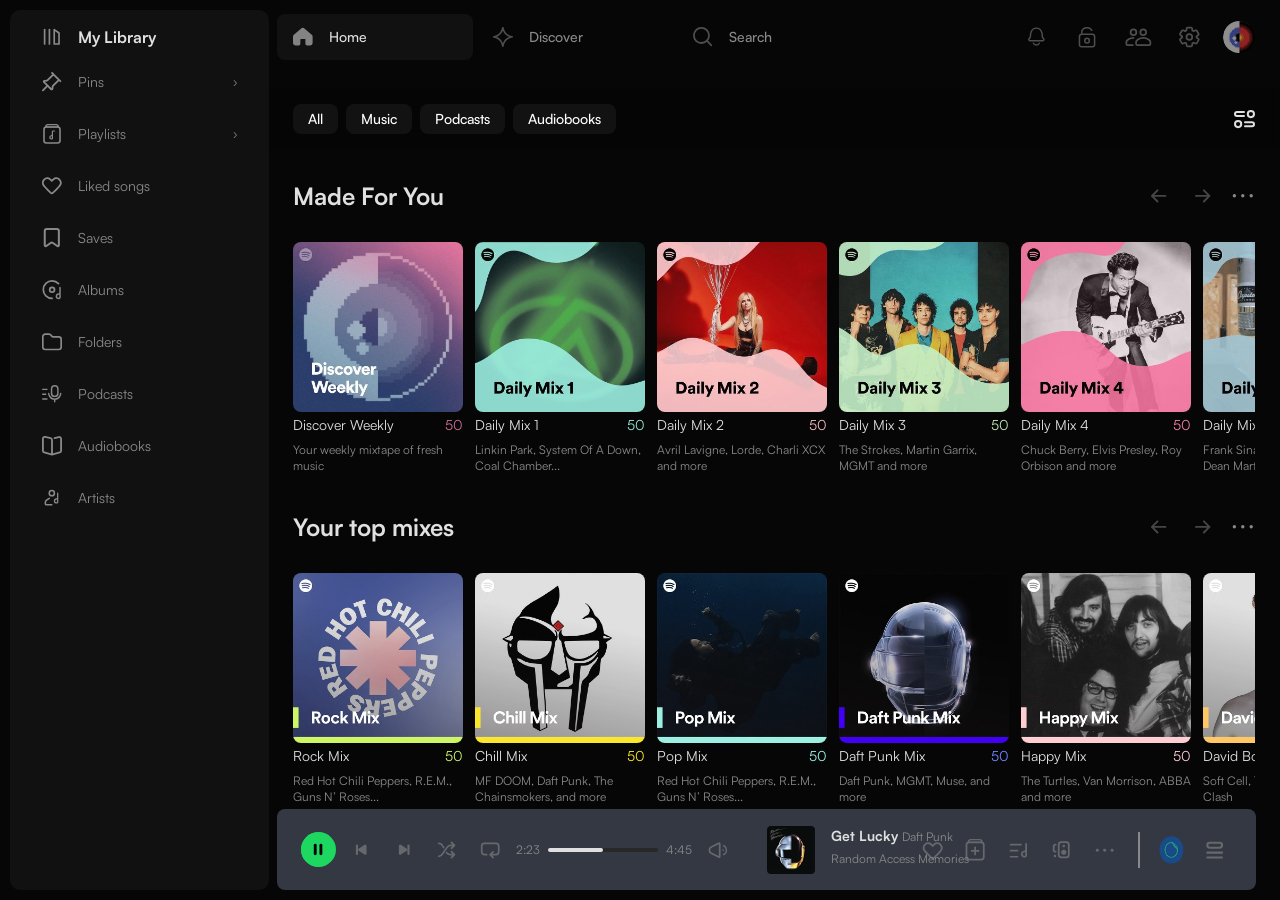
<file: index.html>
<!DOCTYPE html>
<html lang="en">
<head>
  <meta charset="UTF-8">
  <meta name="viewport" content="width=device-width, initial-scale=1.0">
  <title>Spotify</title>
  <link rel="stylesheet" href="css/main.css">
</head>
<body>

  <input type="checkbox" id="player-popup" class="player-popup__input">

  <!-- App Wrapper -->
  <div class="app-wrapper">
    <input type="checkbox" id="friends-toggle-input" class="hidden-checkbox">

    <!-- Sidebar -->
    <aside class="sidebar">
      <div class="sidebar-header">
        <a href="html/library.html" class="sidebar-header__left">
          <img src="assets/icons/mylibrary.svg" alt="" class="sidebar-header__icon">
          <span class="sidebar-title">My Library</span>
        </a>
        <div class="sidebar-header__actions">
          <button class="sidebar-header__btn" aria-label="More">···</button>
          <button class="sidebar-header__btn" aria-label="Add">+</button>
        </div>
      </div>
      <nav class="sidebar-nav">
        <ul class="sidebar-list">
          <li class="sidebar-item">
            <a href="#" class="sidebar-link">
              <img src="assets/icons/pins.svg" alt="" class="sidebar-link__icon">
              <span class="sidebar-link__text">Pins</span>
              <span class="sidebar-link__arrow">›</span>
            </a>
          </li>
          <li class="sidebar-item">
            <details class="sidebar-dropdown">
              <summary class="sidebar-link">
                <img src="assets/icons/playlists.svg" alt="" class="sidebar-link__icon">
                <span class="sidebar-link__text">Playlists</span>
                <span class="sidebar-link__arrow">›</span>
              </summary>
              <ul class="sidebar-sublist">
                <li class="sidebar-subitem">
                  <a href="#" class="sidebar-sublink">
                    <img src="assets/icons/playlists.svg" alt="" class="sidebar-link__icon">
                    <span>Chill stuff</span>
                  </a>
                </li>
                <li class="sidebar-subitem">
                  <a href="#" class="sidebar-sublink">
                    <img src="assets/icons/playlists.svg" alt="" class="sidebar-link__icon">
                    <span>Rock n Roll</span>
                  </a>
                </li>
                <li class="sidebar-subitem">
                  <a href="#" class="sidebar-sublink">
                    <img src="assets/icons/playlists.svg" alt="" class="sidebar-link__icon">
                    <span>The Jux Box</span>
                  </a>
                </li>
                <li class="sidebar-subitem">
                  <a href="#" class="sidebar-sublink">
                    <img src="assets/icons/playlists.svg" alt="" class="sidebar-link__icon">
                    <span>Selected Linkin Park</span>
                  </a>
                </li>
                <li class="sidebar-subitem">
                  <a href="#" class="sidebar-sublink">
                    <img src="assets/icons/playlists.svg" alt="" class="sidebar-link__icon">
                    <span>Vibe</span>
                  </a>
                </li>
              </ul>
            </details>
          </li>
          <li class="sidebar-item">
            <a href="html/liked.songs.html" class="sidebar-link">
              <img src="assets/icons/likedsongs.svg" alt="" class="sidebar-link__icon">
              <span class="sidebar-link__text">Liked songs</span>
            </a>
          </li>
          <li class="sidebar-item">
            <a href="#" class="sidebar-link">
              <img src="assets/icons/saves.svg" alt="" class="sidebar-link__icon">
              <span class="sidebar-link__text">Saves</span>
            </a>
          </li>
          <li class="sidebar-item">
            <a href="#" class="sidebar-link">
              <img src="assets/icons/albums.svg" alt="" class="sidebar-link__icon">
              <span class="sidebar-link__text">Albums</span>
            </a>
          </li>
          <li class="sidebar-item">
            <a href="#" class="sidebar-link">
              <img src="assets/icons/folders.svg" alt="" class="sidebar-link__icon">
              <span class="sidebar-link__text">Folders</span>
            </a>
          </li>
          <li class="sidebar-item">
            <a href="#" class="sidebar-link">
              <img src="assets/icons/podcasts.svg" alt="" class="sidebar-link__icon">
              <span class="sidebar-link__text">Podcasts</span>
            </a>
          </li>
          <li class="sidebar-item">
            <a href="#" class="sidebar-link">
              <img src="assets/icons/audiobooks.svg" alt="" class="sidebar-link__icon">
              <span class="sidebar-link__text">Audiobooks</span>
            </a>
          </li>
          <li class="sidebar-item">
            <a href="#" class="sidebar-link">
              <img src="assets/icons/artists.svg" alt="" class="sidebar-link__icon">
              <span class="sidebar-link__text">Artists</span>
            </a>
          </li>
        </ul>
      </nav>
    </aside>

    <!-- Main Area -->
    <div class="main-area">

      <!-- Top Header -->
      <header class="top-header">
        <nav class="header-nav">
          <a href="index.html" class="header-nav__link header-nav__link--active">
            <img src="assets/icons/home-active.svg" alt="" class="header-nav__icon">
            <span class="header-nav__text">Home</span>
          </a>
          <a href="discover.html" class="header-nav__link">
            <img src="assets/icons/discover.svg" alt="" class="header-nav__icon">
            <span class="header-nav__text">Discover</span>
          </a>
          <a href="html/search.html" class="header-nav__link">
            <img src="assets/icons/search.svg" alt="" class="header-nav__icon">
            <span class="header-nav__text">Search</span>
          </a>
        </nav>
        <div class="header-actions">
          <button class="header-actions__btn" aria-label="Notifications">
            <img src="assets/icons/notification.svg" alt="">
          </button>
          <button class="header-actions__btn header-actions__btn--lock" aria-label="Lock">
            <img src="assets/icons/lock.svg" alt="">
          </button>
          <label for="friends-toggle-input" class="header-actions__btn" aria-label="Friends">
            <img src="assets/icons/friends.svg" alt="">
          </label>
          <button class="header-actions__btn" aria-label="Settings">
            <img src="assets/icons/settings.svg" alt="">
          </button>
          <button class="header-actions__btn header-actions__btn--avatar" aria-label="Profile">
            <img src="assets/icons/avatar.png" alt="Profile" class="header-avatar">
          </button>
        </div>
      </header>

      <!-- Main Content -->
      <main class="main-content">

        <!-- Filter Chips -->
        <div class="filters-sticky-header">
              <div class="filter-chips">
                  <button class="chip filter-chip--active mobile-hide">All</button>
                  <button class="chip">Music</button>
                  <button class="chip">Podcasts</button>
                  <button class="chip">Audiobooks</button>
              </div>

          
         <!-- dropdown -->

              
                  <div class="feed-settings-wrapper">
                    <input type="checkbox" id="feed-dropdown-toggle" class="hidden-checkbox">
                    
                    <label for="feed-dropdown-toggle" class="feed-settings-btn">
                        <svg width="21" height="19" viewBox="0 0 21 19" fill="none" xmlns="http://www.w3.org/2000/svg">
                        <path d="M10 2H3C1.89543 2 1 2.89543 1 4C1 5.10457 1.89543 6 3 6H10" stroke="currentColor" stroke-width="2" stroke-linecap="round"/>
                        <rect x="13.7692" y="1" width="6.23077" height="6.23077" rx="3.11538" stroke="currentColor" stroke-width="2"/>
                        <path d="M11 16.231L18 16.231C19.1046 16.231 20 15.3355 20 14.231C20 13.1264 19.1046 12.231 18 12.231L11 12.231" stroke="currentColor" stroke-width="2" stroke-linecap="round"/>
                        <rect x="7.23077" y="17.231" width="6.23077" height="6.23077" rx="3.11538" transform="rotate(-180 7.23077 17.231)" stroke="currentColor" stroke-width="2"/>
                        </svg>

                    </label>

                    <div class="feed-dropdown-menu">
                        <div class="menu-header">Customize feed</div>
                        
                        <div class="menu-action">
                            <span class="plus">+</span> Select from Library
                        </div>

                        <ul class="menu-list">
                            
                            <li class="menu-item">
                                <div class="item-left">
                                    <label class="icon-toggle pin-toggle">
                                        <input type="checkbox" class="hidden-checkbox" checked>
                                        
                                       <label class="icon-toggle pin-toggle">
                                          <input type="checkbox" class="hidden-checkbox" checked>
                                          <svg class="inline-svg pin-svg" width="22" height="22" viewBox="0 0 22 22" fill="none" xmlns="http://www.w3.org/2000/svg">
                                              <path d="M12.6064 2.51756L11.0885 0.99972M12.6064 2.51756L5.90599 9.21795C5.78288 9.34105 5.62208 9.41937 5.44925 9.44038L2.69595 9.77507C2.05135 9.85343 1.78005 10.6398 2.23921 11.099L6.16776 15.0275M12.6064 2.51756L18.6777 8.58889M20.1956 10.1067L18.6777 8.58889M18.6777 8.58889L11.9773 15.2893C11.8542 15.4124 11.7759 15.5732 11.7549 15.746L11.4202 18.4993C11.3418 19.1439 10.5555 19.4152 10.0963 18.9561L6.16776 15.0275M6.16776 15.0275L0.999964 20.1953" stroke="currentColor" stroke-width="2" stroke-linecap="round" stroke-linejoin="round"/>
                                          </svg>
                                      </label>

                                    </label>
                                    <span class="item-name">New Releases</span>
                                </div>

                                <div class="item-right">
                                    <span class="drag-dots">:::</span>
                                    <label class="icon-toggle eye-toggle">
                                        <input type="checkbox" class="hidden-checkbox">
                                        <img  class="inline-svg eye-open"  src="assets/icons/openeye.svg" alt="">
                                        <img class="inline-svg eye-closed" src="assets/icons/clodeseye.svg" alt="">
                                    </label>
                                </div>
                            </li>

                              <li class="menu-item">
                                <div class="item-left">
                                    <label class="icon-toggle pin-toggle">
                                        <input type="checkbox" class="hidden-checkbox" checked>
                                        
                                       <label class="icon-toggle pin-toggle">
                                          <input type="checkbox" class="hidden-checkbox" checked>
                                          <svg class="inline-svg pin-svg" width="22" height="22" viewBox="0 0 22 22" fill="none" xmlns="http://www.w3.org/2000/svg">
                                              <path d="M12.6064 2.51756L11.0885 0.99972M12.6064 2.51756L5.90599 9.21795C5.78288 9.34105 5.62208 9.41937 5.44925 9.44038L2.69595 9.77507C2.05135 9.85343 1.78005 10.6398 2.23921 11.099L6.16776 15.0275M12.6064 2.51756L18.6777 8.58889M20.1956 10.1067L18.6777 8.58889M18.6777 8.58889L11.9773 15.2893C11.8542 15.4124 11.7759 15.5732 11.7549 15.746L11.4202 18.4993C11.3418 19.1439 10.5555 19.4152 10.0963 18.9561L6.16776 15.0275M6.16776 15.0275L0.999964 20.1953" stroke="currentColor" stroke-width="2" stroke-linecap="round" stroke-linejoin="round"/>
                                          </svg>
                                      </label>

                                    </label>
                                    <span class="item-name">New Releases</span>
                                </div>

                                <div class="item-right">
                                    <span class="drag-dots">:::</span>
                                    <label class="icon-toggle eye-toggle">
                                        <input type="checkbox" class="hidden-checkbox">
                                        <img  class="inline-svg eye-open"  src="assets/icons/openeye.svg" alt="">
                                        <img class="inline-svg eye-closed" src="assets/icons/clodeseye.svg" alt="">
                                    </label>
                                </div>
                            </li>

                              <li class="menu-item">
                                <div class="item-left">
                                    <label class="icon-toggle pin-toggle">
                                        <input type="checkbox" class="hidden-checkbox" checked>
                                        
                                       <label class="icon-toggle pin-toggle">
                                          <input type="checkbox" class="hidden-checkbox" checked>
                                          <svg class="inline-svg pin-svg" width="22" height="22" viewBox="0 0 22 22" fill="none" xmlns="http://www.w3.org/2000/svg">
                                              <path d="M12.6064 2.51756L11.0885 0.99972M12.6064 2.51756L5.90599 9.21795C5.78288 9.34105 5.62208 9.41937 5.44925 9.44038L2.69595 9.77507C2.05135 9.85343 1.78005 10.6398 2.23921 11.099L6.16776 15.0275M12.6064 2.51756L18.6777 8.58889M20.1956 10.1067L18.6777 8.58889M18.6777 8.58889L11.9773 15.2893C11.8542 15.4124 11.7759 15.5732 11.7549 15.746L11.4202 18.4993C11.3418 19.1439 10.5555 19.4152 10.0963 18.9561L6.16776 15.0275M6.16776 15.0275L0.999964 20.1953" stroke="currentColor" stroke-width="2" stroke-linecap="round" stroke-linejoin="round"/>
                                          </svg>
                                      </label>

                                    </label>
                                    <span class="item-name">New Releases</span>
                                </div>

                                <div class="item-right">
                                    <span class="drag-dots">:::</span>
                                    <label class="icon-toggle eye-toggle">
                                        <input type="checkbox" class="hidden-checkbox">
                                        <img  class="inline-svg eye-open"  src="assets/icons/openeye.svg" alt="">
                                        <img class="inline-svg eye-closed" src="assets/icons/clodeseye.svg" alt="">
                                    </label>
                                </div>
                            </li>

                              <li class="menu-item">
                                <div class="item-left">
                                    <label class="icon-toggle pin-toggle">
                                        <input type="checkbox" class="hidden-checkbox" checked>
                                        
                                       <label class="icon-toggle pin-toggle">
                                          <input type="checkbox" class="hidden-checkbox" checked>
                                          <svg class="inline-svg pin-svg" width="22" height="22" viewBox="0 0 22 22" fill="none" xmlns="http://www.w3.org/2000/svg">
                                              <path d="M12.6064 2.51756L11.0885 0.99972M12.6064 2.51756L5.90599 9.21795C5.78288 9.34105 5.62208 9.41937 5.44925 9.44038L2.69595 9.77507C2.05135 9.85343 1.78005 10.6398 2.23921 11.099L6.16776 15.0275M12.6064 2.51756L18.6777 8.58889M20.1956 10.1067L18.6777 8.58889M18.6777 8.58889L11.9773 15.2893C11.8542 15.4124 11.7759 15.5732 11.7549 15.746L11.4202 18.4993C11.3418 19.1439 10.5555 19.4152 10.0963 18.9561L6.16776 15.0275M6.16776 15.0275L0.999964 20.1953" stroke="currentColor" stroke-width="2" stroke-linecap="round" stroke-linejoin="round"/>
                                          </svg>
                                      </label>

                                    </label>
                                    <span class="item-name">New Releases</span>
                                </div>

                                <div class="item-right">
                                    <span class="drag-dots">:::</span>
                                    <label class="icon-toggle eye-toggle">
                                        <input type="checkbox" class="hidden-checkbox">
                                        <img  class="inline-svg eye-open"  src="assets/icons/openeye.svg" alt="">
                                        <img class="inline-svg eye-closed" src="assets/icons/clodeseye.svg" alt="">
                                    </label>
                                </div>
                            </li>

                              <li class="menu-item">
                                <div class="item-left">
                                    <label class="icon-toggle pin-toggle">
                                        <input type="checkbox" class="hidden-checkbox" checked>
                                        
                                       <label class="icon-toggle pin-toggle">
                                          <input type="checkbox" class="hidden-checkbox" checked>
                                          <svg class="inline-svg pin-svg" width="22" height="22" viewBox="0 0 22 22" fill="none" xmlns="http://www.w3.org/2000/svg">
                                              <path d="M12.6064 2.51756L11.0885 0.99972M12.6064 2.51756L5.90599 9.21795C5.78288 9.34105 5.62208 9.41937 5.44925 9.44038L2.69595 9.77507C2.05135 9.85343 1.78005 10.6398 2.23921 11.099L6.16776 15.0275M12.6064 2.51756L18.6777 8.58889M20.1956 10.1067L18.6777 8.58889M18.6777 8.58889L11.9773 15.2893C11.8542 15.4124 11.7759 15.5732 11.7549 15.746L11.4202 18.4993C11.3418 19.1439 10.5555 19.4152 10.0963 18.9561L6.16776 15.0275M6.16776 15.0275L0.999964 20.1953" stroke="currentColor" stroke-width="2" stroke-linecap="round" stroke-linejoin="round"/>
                                          </svg>
                                      </label>

                                    </label>
                                    <span class="item-name">New Releases</span>
                                </div>

                                <div class="item-right">
                                    <span class="drag-dots">:::</span>
                                    <label class="icon-toggle eye-toggle">
                                        <input type="checkbox" class="hidden-checkbox">
                                        <img  class="inline-svg eye-open"  src="assets/icons/openeye.svg" alt="">
                                        <img class="inline-svg eye-closed" src="assets/icons/clodeseye.svg" alt="">
                                    </label>
                                </div>
                            </li>

                              <li class="menu-item">
                                <div class="item-left">
                                    <label class="icon-toggle pin-toggle">
                                        <input type="checkbox" class="hidden-checkbox" checked>
                                        
                                       <label class="icon-toggle pin-toggle">
                                          <input type="checkbox" class="hidden-checkbox" checked>
                                          <svg class="inline-svg pin-svg" width="22" height="22" viewBox="0 0 22 22" fill="none" xmlns="http://www.w3.org/2000/svg">
                                              <path d="M12.6064 2.51756L11.0885 0.99972M12.6064 2.51756L5.90599 9.21795C5.78288 9.34105 5.62208 9.41937 5.44925 9.44038L2.69595 9.77507C2.05135 9.85343 1.78005 10.6398 2.23921 11.099L6.16776 15.0275M12.6064 2.51756L18.6777 8.58889M20.1956 10.1067L18.6777 8.58889M18.6777 8.58889L11.9773 15.2893C11.8542 15.4124 11.7759 15.5732 11.7549 15.746L11.4202 18.4993C11.3418 19.1439 10.5555 19.4152 10.0963 18.9561L6.16776 15.0275M6.16776 15.0275L0.999964 20.1953" stroke="currentColor" stroke-width="2" stroke-linecap="round" stroke-linejoin="round"/>
                                          </svg>
                                      </label>

                                    </label>
                                    <span class="item-name">New Releases</span>
                                </div>

                                <div class="item-right">
                                    <span class="drag-dots">:::</span>
                                    <label class="icon-toggle eye-toggle">
                                        <input type="checkbox" class="hidden-checkbox">
                                        <img  class="inline-svg eye-open"  src="assets/icons/openeye.svg" alt="">
                                        <img class="inline-svg eye-closed" src="assets/icons/clodeseye.svg" alt="">
                                    </label>
                                </div>
                            </li>

                              <li class="menu-item">
                                <div class="item-left">
                                    <label class="icon-toggle pin-toggle">
                                        <input type="checkbox" class="hidden-checkbox" checked>
                                        
                                       <label class="icon-toggle pin-toggle">
                                          <input type="checkbox" class="hidden-checkbox" checked>
                                          <svg class="inline-svg pin-svg" width="22" height="22" viewBox="0 0 22 22" fill="none" xmlns="http://www.w3.org/2000/svg">
                                              <path d="M12.6064 2.51756L11.0885 0.99972M12.6064 2.51756L5.90599 9.21795C5.78288 9.34105 5.62208 9.41937 5.44925 9.44038L2.69595 9.77507C2.05135 9.85343 1.78005 10.6398 2.23921 11.099L6.16776 15.0275M12.6064 2.51756L18.6777 8.58889M20.1956 10.1067L18.6777 8.58889M18.6777 8.58889L11.9773 15.2893C11.8542 15.4124 11.7759 15.5732 11.7549 15.746L11.4202 18.4993C11.3418 19.1439 10.5555 19.4152 10.0963 18.9561L6.16776 15.0275M6.16776 15.0275L0.999964 20.1953" stroke="currentColor" stroke-width="2" stroke-linecap="round" stroke-linejoin="round"/>
                                          </svg>
                                      </label>

                                    </label>
                                    <span class="item-name">New Releases</span>
                                </div>

                                <div class="item-right">
                                    <span class="drag-dots">:::</span>
                                    <label class="icon-toggle eye-toggle">
                                        <input type="checkbox" class="hidden-checkbox">
                                        <img  class="inline-svg eye-open"  src="assets/icons/openeye.svg" alt="">
                                        <img class="inline-svg eye-closed" src="assets/icons/clodeseye.svg" alt="">
                                    </label>
                                </div>
                            </li>

                              <li class="menu-item">
                                <div class="item-left">
                                    <label class="icon-toggle pin-toggle">
                                        <input type="checkbox" class="hidden-checkbox" checked>
                                        
                                       <label class="icon-toggle pin-toggle">
                                          <input type="checkbox" class="hidden-checkbox" checked>
                                          <svg class="inline-svg pin-svg" width="22" height="22" viewBox="0 0 22 22" fill="none" xmlns="http://www.w3.org/2000/svg">
                                              <path d="M12.6064 2.51756L11.0885 0.99972M12.6064 2.51756L5.90599 9.21795C5.78288 9.34105 5.62208 9.41937 5.44925 9.44038L2.69595 9.77507C2.05135 9.85343 1.78005 10.6398 2.23921 11.099L6.16776 15.0275M12.6064 2.51756L18.6777 8.58889M20.1956 10.1067L18.6777 8.58889M18.6777 8.58889L11.9773 15.2893C11.8542 15.4124 11.7759 15.5732 11.7549 15.746L11.4202 18.4993C11.3418 19.1439 10.5555 19.4152 10.0963 18.9561L6.16776 15.0275M6.16776 15.0275L0.999964 20.1953" stroke="currentColor" stroke-width="2" stroke-linecap="round" stroke-linejoin="round"/>
                                          </svg>
                                      </label>

                                    </label>
                                    <span class="item-name">New Releases</span>
                                </div>

                                <div class="item-right">
                                    <span class="drag-dots">:::</span>
                                    <label class="icon-toggle eye-toggle">
                                        <input type="checkbox" class="hidden-checkbox">
                                        <img  class="inline-svg eye-open"  src="assets/icons/openeye.svg" alt="">
                                        <img class="inline-svg eye-closed" src="assets/icons/clodeseye.svg" alt="">
                                    </label>
                                </div>
                            </li>

                              <li class="menu-item">
                                <div class="item-left">
                                    <label class="icon-toggle pin-toggle">
                                        <input type="checkbox" class="hidden-checkbox" checked>
                                        
                                       <label class="icon-toggle pin-toggle">
                                          <input type="checkbox" class="hidden-checkbox" checked>
                                          <svg class="inline-svg pin-svg" width="22" height="22" viewBox="0 0 22 22" fill="none" xmlns="http://www.w3.org/2000/svg">
                                              <path d="M12.6064 2.51756L11.0885 0.99972M12.6064 2.51756L5.90599 9.21795C5.78288 9.34105 5.62208 9.41937 5.44925 9.44038L2.69595 9.77507C2.05135 9.85343 1.78005 10.6398 2.23921 11.099L6.16776 15.0275M12.6064 2.51756L18.6777 8.58889M20.1956 10.1067L18.6777 8.58889M18.6777 8.58889L11.9773 15.2893C11.8542 15.4124 11.7759 15.5732 11.7549 15.746L11.4202 18.4993C11.3418 19.1439 10.5555 19.4152 10.0963 18.9561L6.16776 15.0275M6.16776 15.0275L0.999964 20.1953" stroke="currentColor" stroke-width="2" stroke-linecap="round" stroke-linejoin="round"/>
                                          </svg>
                                      </label>

                                    </label>
                                    <span class="item-name">New Releases</span>
                                </div>

                                <div class="item-right">
                                    <span class="drag-dots">:::</span>
                                    <label class="icon-toggle eye-toggle">
                                        <input type="checkbox" class="hidden-checkbox">
                                        <img  class="inline-svg eye-open"  src="assets/icons/openeye.svg" alt="">
                                        <img class="inline-svg eye-closed" src="assets/icons/clodeseye.svg" alt="">
                                    </label>
                                </div>
                            </li>

                            
                        </ul>

                        <div class="menu-footer">
                            <span>Allow Recommendation Rows</span>
                            <label class="green-switch">
                                <input type="checkbox" class="hidden-checkbox" checked>
                                <span class="slider"></span>
                            </label>
                        </div>
                    </div>
                </div>
         
        </div>
        <!-- dropdown end -->

        <!-- // Made For You Section -->
       <section class="section-wrapper">
        <!-- mobile cards -->
              <div class="mobile-recent-grid">
                <a href="#" class="recent-grid-item">
                    <img src="assets/images/get-lucky.png" alt="">
                    <span class="recent-grid-text">Get Lucky<br><small>Daft Punk</small></span>
                </a>
                 <a href="#" class="recent-grid-item">
                    <img src="assets/images/dailymix2.svg" alt="">
                    <span class="recent-grid-text">Daily Mix 2</span>
                </a>
                <a href="#" class="recent-grid-item">
                    <img src="assets/images/dailymix1.svg" alt="">
                    <span class="recent-grid-text">Daily Mix 1</span>
                </a>
                <a href="#" class="recent-grid-item">
                    <img src="assets/images/get-lucky.png" alt="">
                    <span class="recent-grid-text">Instant Crush<br><small>Daft Punk</small></span>
                </a>
                <a href="#" class="recent-grid-item">
                    <img src="assets/images/get-lucky.png" alt="">
                    <span class="recent-grid-text">Around the world<br><small>Daft Punk</small></span>
                </a>
                <a href="#" class="recent-grid-item">
                    <img src="assets/images/rockmix.svg" alt="">
                    <span class="recent-grid-text">Rock Mix</span>
                </a>
              </div>

       <div class="section_header">
                <h3 class="section_title">Made For You</h3>
                <div class="section_controls">
                    <button class="arrow" onclick="document.getElementById('made-for-you').scrollBy({left:-600, behavior:'smooth'})">
                        <svg class="arrow" width="17" height="14" viewBox="0 0 17 14" fill="none" xmlns="http://www.w3.org/2000/svg">
                            <path d="M15.3224 6.90363L1.01029 6.90363M1.01029 6.90363L6.90353 12.7969M1.01029 6.90363L6.90353 1.01039" stroke="currentColor" stroke-width="2.02054" stroke-linecap="round" stroke-linejoin="round"/>
                        </svg>
                    </button>
                    <button class="arrow" onclick="document.getElementById('made-for-you').scrollBy({left:600, behavior:'smooth'})">
                        <svg class="arrow" width="17" height="14" viewBox="0 0 17 14" fill="none" xmlns="http://www.w3.org/2000/svg">
                            <path d="M1.01025 6.90301H15.3224M15.3224 6.90301L9.42917 1.00977M15.3224 6.90301L9.42917 12.7963" stroke="currentColor" stroke-width="2.02054" stroke-linecap="round" stroke-linejoin="round"/>
                        </svg>
                    </button>
                     <img src="assets/icons/threedot.svg" alt="">
                </div>
            </div>
            <div class="cards-wrapper" id="made-for-you">
                <!-- CARD -->
                 <div class="card_wrapper">
                    <div class="second"></div>
                    <div class="third"></div>
                    <div class="card_banner">
                        <img src="assets/images/home/discover.svg" alt="">
                    </div>
                    <div class="card_content">
                        <div class="content_header">
                            <h4 class="card_title">Discover Weekly</h4>
                            <h4 class="card_number"  style="color: #CE6E9A;">50</h4>
                        </div>
                        <p class="card_text">Your weekly mixtape of fresh music</p>
                    </div>
                 </div>
                 <!--  -->
                 <div class="card_wrapper">
                    <div class="second"  style="background-color: rgba(149, 230, 211, 0.3);"></div>
                    <div class="third"  style="background-color: rgba(149, 230, 211, 0.15);"></div>
                    <div class="card_banner">
                        <img src="assets/images/dailymix1.svg" alt="">
                    </div>
                    <div class="card_content">
                        <div class="content_header">
                            <h4 class="card_title">Daily Mix 1</h4>
                            <h4 class="card_number"  style="color: #95E6D3;">50</h4>
                        </div>
                        <p class="card_text">Linkin Park, System Of A Down, Coal Chamber...</p>
                    </div>
                 </div>
                 <!--  -->
                 <div class="card_wrapper">
                    <div class="second" style="background-color: lch(80.29% 23.16 14.84 / 0.3);"></div>
                    <div class="third" style="background-color: rgba(244, 184, 189, 0.15);"></div>
                    <div class="card_banner">
                        <img src="assets/images/dailymix2.svg" alt="">
                    </div>
                    <div class="card_content">
                        <div class="content_header">
                            <h4 class="card_title">Daily Mix 2</h4>
                            <h4 class="card_number"  style="color: #F4B8BD;">50</h4>
                        </div>
                        <p class="card_text">Avril Lavigne, Lorde, Charli XCX and more</p>
                    </div>
                 </div>
                 <!--  -->
                 <div class="card_wrapper">
                    <div class="second"  style="background-color: rgba(195, 231, 183, 0.3);"></div>
                    <div class="third"  style="background-color: hsla(105, 50%, 81%, 0.15);"></div>
                    <div class="card_banner">
                        <img src="assets/images/dailymix3.svg" alt="">
                    </div>
                    <div class="card_content">
                        <div class="content_header">
                            <h4 class="card_title">Daily Mix 3</h4>
                            <h4 class="card_number"  style="color: #C3E7B7;">50</h4>
                        </div>
                        <p class="card_text">The Strokes, Martin Garrix, MGMT and more</p>
                    </div>
                 </div>
                 <!--  -->
                 <div class="card_wrapper">
                    <div class="second"  style="background-color: rgba(243, 127, 166, 0.3);"></div>
                    <div class="third"  style="background-color: rgba(243, 127, 166, 0.15);"></div>
                    <div class="card_banner">
                        <img src="assets/images/dailymix4.svg" alt="">
                    </div>
                    <div class="card_content">
                        <div class="content_header">
                            <h4 class="card_title">Daily Mix 4</h4>
                            <h4 class="card_number"  style="color: #F37FA6;">50</h4>
                        </div>
                        <p class="card_text">Chuck Berry, Elvis Presley, Roy Orbison and more</p>
                    </div>
                 </div>
                 <!--  -->
                 <div class="card_wrapper">
                    <div class="second"  style="background-color: rgba(160, 190, 200, 0.3);"></div>
                    <div class="third"  style="background-color: rgba(160, 190, 200, 0.15);"></div>
                    <div class="card_banner">
                        <img src="assets/images/dailymix6.svg" alt="">
                    </div>
                    <div class="card_content">
                        <div class="content_header">
                            <h4 class="card_title">Daily Mix 5</h4>
                            <h4 class="card_number"  style="color: #A0BEC8;">50</h4>
                        </div>
                        <p class="card_text">Frank Sinatra, Gerhard Trede, Dean Martin and more</p>
                    </div>
                 </div>
                 <!--  -->
                 <div class="card_wrapper">
                    <div class="second" style="background-color: rgba(253, 216, 125, 0.3);"></div>
                    <div class="third" style="background-color: rgba(253, 216, 125, 0.15);"></div>
                    <div class="card_banner">
                        <img src="assets/images/nirvana.svg" alt="">
                    </div>
                    <div class="card_content">
                        <div class="content_header">
                            <h4 class="card_title">Nirvana Radio</h4>
                            <h4 class="card_number"  style="color: #FDD87D;">50</h4>
                        </div>
                        <p class="card_text">The Strokes, Martin Garrix, MGMT and more</p>
                    </div>
                 </div>
                 <!--  -->
                 <div class="card_wrapper">
                    <div class="second" style="background-color: rgba(212, 178, 169, 0.3);"></div>
                    <div class="third" style="background-color: rgba(212, 178, 169, 0.15);"></div>
                    <div class="card_banner">
                        <img src="assets/images/falloutboy.svg" alt="">
                    </div>
                    <div class="card_content">
                        <div class="content_header">
                            <h4 class="card_title">Fall Out Boy Radio</h4>
                            <h4 class="card_number"  style="color: #D4B2A9;">50</h4>
                        </div>
                        <p class="card_text">With Panic! At The Disco, The All-American Rejects,...</p>
                    </div>
                 </div>
                 <!--  -->
                 
            </div>
            </section>
            <!-- MFY section end -->
             <!-- // Your top mixes section -->
        <section class="section-wrapper">
            <div class="section_header">
                <h3 class="section_title">Your top mixes</h3>
                <div class="section_controls">
                    <button class="arrow" onclick="document.getElementById('your-top-mixes').scrollBy({left:-600, behavior:'smooth'})">
                        <svg class="arrow" width="17" height="14" viewBox="0 0 17 14" fill="none" xmlns="http://www.w3.org/2000/svg">
                            <path d="M15.3224 6.90363L1.01029 6.90363M1.01029 6.90363L6.90353 12.7969M1.01029 6.90363L6.90353 1.01039" stroke="currentColor" stroke-width="2.02054" stroke-linecap="round" stroke-linejoin="round"/>
                        </svg>
                    </button>
                    <button class="arrow" onclick="document.getElementById('your-top-mixes').scrollBy({left:600, behavior:'smooth'})">
                        <svg class="arrow" width="17" height="14" viewBox="0 0 17 14" fill="none" xmlns="http://www.w3.org/2000/svg">
                            <path d="M1.01025 6.90301H15.3224M15.3224 6.90301L9.42917 1.00977M15.3224 6.90301L9.42917 12.7963" stroke="currentColor" stroke-width="2.02054" stroke-linecap="round" stroke-linejoin="round"/>
                        </svg>
                    </button>
                     <img src="assets/icons/threedot.svg" alt="">
                </div>
            </div>
            <div class="cards-wrapper" id="your-top-mixes">
                <!-- CARD -->
                 <div class="card_wrapper">
                    <div class="second"  style="background-color: rgba(204, 246, 101, 0.3);"></div>
                    <div class="third"  style="background-color: rgba(204, 246, 101, 0.15);"></div>
                    <div class="card_banner">
                        <img src="assets/images/rockmix.svg" alt="">
                    </div>
                    <div class="card_content">
                        <div class="content_header">
                            <h4 class="card_title">Rock Mix</h4>
                            <h4 class="card_number"  style="color: #CCF665;">50</h4>
                        </div>
                        <p class="card_text">Red Hot Chili Peppers, R.E.M., Guns N’ Roses...</p>
                    </div>
                 </div>
                 <!--  -->
                 <div class="card_wrapper">
                    <div class="second"  style="background-color: rgba(249, 231, 44, 0.3);"></div>
                    <div class="third"  style="background-color: rgba(249, 231, 44, 0.15);"></div>
                    <div class="card_banner">
                        <img src="assets/images/chillmix.svg" alt="">
                    </div>
                    <div class="card_content">
                        <div class="content_header">
                            <h4 class="card_title">Chill Mix</h4>
                            <h4 class="card_number"  style="color: #F9E72C;">50</h4>
                        </div>
                        <p class="card_text">MF DOOM, Daft Punk, The Chainsmokers, and more</p>
                    </div>
                 </div>
                 <!--  -->
                 <div class="card_wrapper">
                    <div class="second"  style="background-color: rgba(155, 240, 226, 0.3);"></div>
                    <div class="third"  style="background-color: rgba(155, 240, 226, 0.15);"></div>
                    <div class="card_banner">
                        <img src="assets/images/popmix.svg" alt="">
                    </div>
                    <div class="card_content">
                        <div class="content_header">
                            <h4 class="card_title">Pop Mix</h4>
                            <h4 class="card_number"  style="color: #9BF0E2;">50</h4>
                        </div>
                        <p class="card_text">Red Hot Chili Peppers, R.E.M., Guns N’ Roses...</p>
                    </div>
                 </div>
                 <!--  -->
                 <div class="card_wrapper">
                    <div class="second"  style="background-color: rgba(111, 134, 255, 0.3);"></div>
                    <div class="third"  style="background-color: rgba(111, 134, 255, 0.15);"></div>
                    <div class="card_banner">
                        <img src="assets/images/daftpunkmix.svg" alt="">
                    </div>
                    <div class="card_content">
                        <div class="content_header">
                            <h4 class="card_title">Daft Punk Mix</h4>
                            <h4 class="card_number"  style="color: #6F86FF;">50</h4>
                        </div>
                        <p class="card_text">Daft Punk, MGMT, Muse, and more</p>
                    </div>
                 </div>
                 <!--  -->
                 <div class="card_wrapper">
                    <div class="second"  style="background-color: rgba(255, 203, 212, 0.3);"></div>
                    <div class="third"  style="background-color: rgba(255, 203, 212, 0.15);"></div>
                    <div class="card_banner">
                        <img src="assets/images/happymix.svg" alt="">
                    </div>
                    <div class="card_content">
                        <div class="content_header">
                            <h4 class="card_title">Happy Mix</h4>
                            <h4 class="card_number"  style="color: #FFCBD4;">50</h4>
                        </div>
                        <p class="card_text">The Turtles, Van Morrison, ABBA and more</p>
                    </div>
                 </div>
                 <!--  -->
                 <div class="card_wrapper">
                    <div class="second"  style="background-color: rgba(255, 198, 104, 0.3);"></div>
                    <div class="third"  style="background-color: rgb(255, 198, 104, 0.15);"></div>
                    <div class="card_banner">
                        <img src="assets/images/davidbowiemix.svg" alt="">
                    </div>
                    <div class="card_content">
                        <div class="content_header">
                            <h4 class="card_title">David Bowie Mix</h4>
                            <h4 class="card_number"  style="color: #FFC668;">50</h4>
                        </div>
                        <p class="card_text">Soft Cell, The Who and The Clash</p>
                    </div>
                 </div>
                 <!--  -->
                 <div class="card_wrapper">
                    <div class="second"  style="background-color: rgba(39, 133, 107, 0.3);"></div>
                    <div class="third"  style="background-color: rgb(39, 133, 107, 0.15);"></div>
                    <div class="card_banner">
                        <img src="assets/images/upbeatmix.svg" alt="">
                    </div>
                    <div class="card_content">
                        <div class="content_header">
                            <h4 class="card_title">Upbeat Mix</h4>
                            <h4 class="card_number"  style="color: #27856B;">50</h4>
                        </div>
                        <p class="card_text">Kylie Minogue, Charli XCX, Cage The Elephant and...</p>
                    </div>
                 </div>
                 <!--  -->
                 <div class="card_wrapper">
                    <div class="second"  style="background-color: rgba(221, 19, 139, 0.3);"></div>
                    <div class="third"  style="background-color: rgba(221, 19, 139, 0.15);"></div>
                    <div class="card_banner">
                        <img src="assets/images/60smix.svg" alt="">
                    </div>
                    <div class="card_content">
                        <div class="content_header">
                            <h4 class="card_title">60s Mix</h4>
                            <h4 class="card_number"  style="color: #DD138B;">50</h4>
                        </div>
                        <p class="card_text">Chuck Berry, Skeeter David, Van Morrison and...</p>
                    </div>
                 </div>
                 <!--  -->
                </div>
                </section>
                <!-- YTM section end -->
                 
                <!-- // your favorite artists section -->
            <section class="section-wrapper">
                <div class="section_header">
                <h3 class="section_title">Your favourite artists</h3>
                <div class="section_controls">
                    <button class="arrow" onclick="document.getElementById('favourite-artists').scrollBy({left:-600, behavior:'smooth'})">
                        <svg class="arrow" width="17" height="14" viewBox="0 0 17 14" fill="none" xmlns="http://www.w3.org/2000/svg">
                            <path d="M15.3224 6.90363L1.01029 6.90363M1.01029 6.90363L6.90353 12.7969M1.01029 6.90363L6.90353 1.01039" stroke="currentColor" stroke-width="2.02054" stroke-linecap="round" stroke-linejoin="round"/>
                        </svg>
                    </button>
                    <button class="arrow" onclick="document.getElementById('favourite-artists').scrollBy({left:600, behavior:'smooth'})">
                        <svg class="arrow" width="17" height="14" viewBox="0 0 17 14" fill="none" xmlns="http://www.w3.org/2000/svg">
                            <path d="M1.01025 6.90301H15.3224M15.3224 6.90301L9.42917 1.00977M15.3224 6.90301L9.42917 12.7963" stroke="currentColor" stroke-width="2.02054" stroke-linecap="round" stroke-linejoin="round"/>
                        </svg>
                    </button>
                     <img src="assets/icons/threedot.svg" alt="">
                </div>
            </div>
            <div class="search_card-wrapper" id="favourite-artists">
            <!-- CARD TYPE ROUND -->
             <div class="search_card">
                <img class="search_card-banner" src="assets/images/gnr.svg" alt="">
                <div class="search_card-title">
                    <h3 class="artist">Guns N'Roses</h3>
                </div>
            </div>
            <div class="search_card">
                <img class="search_card-banner" src="../assets/images/daftpunk3.svg" alt="">
                <div class="search_card-title">
                    <h3 class="artist">Daft Punk</h3>
                </div>
            </div>

              <div class="search_card">
                <img class="search_card-banner" src="../assets/images/davidbowie.svg" alt="">
                <div class="search_card-title">
                    <h3 class="artist">Dawid Bowie</h3>
                </div>
            </div>
            
            </div>
         </section>
        <!-- SECTION END -->
         <!-- Albums for you section -->
         <section class="section-wrapper">
                <div class="section_header">
                <h3 class="section_title">Albums for You</h3>
                <div class="section_controls">
                    <button class="arrow" onclick="document.getElementById('for-you').scrollBy({left:-600, behavior:'smooth'})">
                        <svg class="arrow" width="17" height="14" viewBox="0 0 17 14" fill="none" xmlns="http://www.w3.org/2000/svg">
                            <path d="M15.3224 6.90363L1.01029 6.90363M1.01029 6.90363L6.90353 12.7969M1.01029 6.90363L6.90353 1.01039" stroke="currentColor" stroke-width="2.02054" stroke-linecap="round" stroke-linejoin="round"/>
                        </svg>
                    </button>
                    <button class="arrow" onclick="document.getElementById('for-you').scrollBy({left:600, behavior:'smooth'})">
                        <svg class="arrow" width="17" height="14" viewBox="0 0 17 14" fill="none" xmlns="http://www.w3.org/2000/svg">
                            <path d="M1.01025 6.90301H15.3224M15.3224 6.90301L9.42917 1.00977M15.3224 6.90301L9.42917 12.7963" stroke="currentColor" stroke-width="2.02054" stroke-linecap="round" stroke-linejoin="round"/>
                        </svg>
                    </button>
                     <img src="assets/icons/threedot.svg" alt="">
                </div>
            </div>
            <div class="search_card-wrapper" id="for-you">
            <!-- CARD TYPE RECTANGLE-->
             <div class="card_wrapper">
                    <div class="second" style="background-color: rgba(166, 145, 116, 0.3)"></div>
                    <div class="third"  style="background-color: rgba(166, 145, 116, 0.15)"></div>
                    <div class="card_banner">
                      <img src="../assets/images/frame(linkinpark).svg" alt="">
                    </div>
                    <div class="card_content">
                      <div class="content_header">
                        <h4 class="card_title">Meteora</h4>
                      </div>
                      <p class="card_text">Linkin Park</p>
                    </div>
                  </div>
                <!--  -->
                   <div class="card_wrapper">
                    <div class="second" style="background-color: rgba(187, 180, 216, 0.3)"></div>
                    <div class="third"  style="background-color: rgba(187, 180, 216, 0.15)"></div>
                    <div class="card_banner">
                      <img src="../assets/images/frame(daftpunk).svg" alt="">
                    </div>
                    <div class="card_content">
                      <div class="content_header">
                        <h4 class="card_title">Random Access Memories</h4>
                        <h4 class="card_number" style="color: #898989;">13</h4>
                      </div>
                      <p class="card_text">Daft Punk</p>
                    </div>
                  </div>
                <!--  -->
                <div class="card_wrapper">
                    <div class="second" style="background-color: rgba(117, 164, 150, 0.3)"></div>
                    <div class="third"  style="background-color: rgba(117, 164, 150, 0.15)"></div>
                    <div class="card_banner">
                      <img src="../assets/images/frame(beatles).svg" alt="">
                    </div>
                    <div class="card_content">
                      <div class="content_header">
                        <h4 class="card_title">Abbey Road</h4>
                        <h4 class="card_number" style="color: #898989;">13</h4>
                      </div>
                      <p class="card_text">The Beatles</p>
                    </div>
                  </div>
                <!--  -->
                 <div class="card_wrapper">
                  <div class="second" style="background-color: rgba(98, 120, 177, 0.3)"></div>
                  <div class="third"  style="background-color: rgba(98, 120, 177, 0.15)"></div>
                  <div class="card_banner">
                    <img src="../assets/images/muse.svg" alt="">
                  </div>
                  <div class="card_content">
                    <div class="content_header">
                      <h4 class="card_title">Black Holes and Revelations</h4>
                      <h4 class="card_number" style="color: #898989;">13</h4>
                    </div>
                    <p class="card_text">Muse</p>
                  </div>
                </div>
                <!--  -->
            
            </div>
         </section>
      </main>
      <!-- FRIENDS ACTIVITY -->
      </div>
      <aside class="friends-sidebar">
        <div class="friends-sidebar__header">
            <h4>Friends Activity</h4>
            <div class="header-actions">
                <button class="add-friend-btn">
                  <svg width="24" height="26" viewBox="0 0 24 26" fill="none" xmlns="http://www.w3.org/2000/svg">
                  <path d="M15.1541 6.73476C15.1541 8.59461 13.6464 10.1023 11.7865 10.1023C9.92666 10.1023 8.41895 8.59461 8.41895 6.73476C8.41895 4.8749 9.92666 3.36719 11.7865 3.36719C13.6464 3.36719 15.1541 4.8749 15.1541 6.73476Z" stroke="currentColor" stroke-width="2.02054"/>
                  <path d="M8.4189 13.4707L4.86713 15.8386C3.93028 16.4631 3.36755 17.5146 3.36755 18.6405V20.3181C3.36755 21.186 4.07115 21.8896 4.93909 21.8896H17.6797" stroke="currentColor" stroke-width="2.02054" stroke-linecap="round" stroke-linejoin="round"/>
                  <path d="M15.1542 14.3128H17.6799M20.2055 14.3128H17.6799M17.6799 14.3128V11.7871M17.6799 14.3128V16.8385" stroke="currentColor" stroke-width="2.02054" stroke-linecap="round" stroke-linejoin="round"/>
                  </svg>

                </button>
                <label for="friends-toggle-input" class="close-friends-btn">
                  <svg width="17" height="17" viewBox="0 0 17 17" fill="none" xmlns="http://www.w3.org/2000/svg">
                  <path d="M13.4701 3.36743L8.41878 8.41878M3.36743 13.4701L8.41878 8.41878M8.41878 8.41878L3.36743 3.36743M8.41878 8.41878L13.4701 13.4701" stroke="currentColor" stroke-width="2.02054" stroke-linecap="round" stroke-linejoin="round"/>
                  </svg>                
                </label>
            </div>
        </div>

        <div class="friends-list">
            <div class="friend-item">
                <div class="friend-avatar">
                    <img src="assets/images/friend1.svg" alt="">
                </div>
                <div class="friend-info">
                    <div class="friend-name">FriendlyMusicListener</div>
                    <div class="friend-song">
                        <img class="playing-bars" src="assets/icons/fr.svg" alt="">
                        <p style="color: white;">Goosebumps</p> <p>• Travis Scott</p>
                    </div>
                </div>
            </div>

             <div class="friend-item">
                <div class="friend-avatar">
                    <img src="assets/images/friend2.svg" alt="">
                </div>
                <div class="friend-info">
                    <div class="friend-name">AverageMusicEnjoyer</div>
                    <div class="friend-song">
                        <img class="playing-bars" src="assets/icons/fr.svg" alt="">
                        <p style="color: white;">Get Lucky</p> <p>Daft Punk</p>
                    </div>
                </div>
            </div>

             <div class="friend-item">
                <div class="friend-avatar">
                    <img src="assets/images/friend3.svg" alt="">
                </div>
                <div class="friend-info">
                    <div class="friend-name">MusicEnthusiast</div>
                    <div class="friend-song">
                        <p>1h</p>
                       <p style="color: white;">would he</p> <p>• joji</p>
                    </div>
                </div>
            </div>

             <div class="friend-item">
                <div class="friend-avatar">
                    <img src="assets/images/friend4.svg" alt="">
                </div>
                <div class="friend-info">
                    <div class="friend-name">AverageMusicEnjoyer</div>
                    <div class="friend-song">
                        <p>6h</p>
                       <p style="color: white;">Rockstar</p> <p>Post Malone</p>
                    </div>
                </div>
            </div>
        </div>
    </aside>
    <!--  -->
    </div><!-- /.main-area -->

  </div><!-- /.app-wrapper -->

  <!-- DJ Panel Toggle (checkbox hack) -->
  <input type="checkbox" id="dj-toggle" class="dj-toggle__input">

  <!-- Bottom Player -->
  <footer class="player">
    <!-- CENTER visually: Track Info -->
    <label for="player-popup" class="player-left">
      <img src="assets/images/get-lucky.png" alt="Get Lucky" class="player-cover">
      <div class="player-track">
        <a href="html/song.html">
          <span class="player-track__title">Get Lucky</span>
          <span class="player-track__artist">Daft Punk</span>
          <span class="player-track__album">Random Access Memories</span>
        </a>
      </div>
    </label>

    <!-- LEFT visually: Controls + Progress -->
    <div class="player-center">
      <div class="player-controls">
        <button class="player-btn player-btn--play" aria-label="Pause">
          <img src="assets/icons/pause.svg" alt="">
        </button>
        <button class="player-btn" aria-label="Previous">
          <img src="assets/icons/previous-song.svg" alt="">
        </button>
        <button class="player-btn" aria-label="Next">
          <img src="assets/icons/next-song.svg" alt="">
        </button>
        <button class="player-btn" aria-label="Shuffle">
          <img src="assets/icons/shuffle.svg" alt="">
        </button>
        <button class="player-btn" aria-label="Repeat">
          <img src="assets/icons/repeat.svg" alt="">
        </button>
      </div>
      <div class="player-progress">
        <span class="player-progress__time">2:23</span>
        <div class="player-progress__bar">
          <div class="player-progress__fill"></div>
        </div>
        <span class="player-progress__time">4:45</span>
        <button class="player-btn" aria-label="Volume">
          <img src="assets/icons/sound.svg" alt="">
        </button>
      </div>
    </div>

    <!-- Mobile Actions (visible on mobile only) -->
    <div class="player-mobile-actions">
      <button class="player-btn" aria-label="Add to playlist">
        <img src="assets/icons/add.svg" alt="">
      </button>
      <button class="player-btn" aria-label="Play">
        <img src="assets/icons/play-mobile.svg" alt="">
      </button>
    </div>

    <!-- Mobile Progress Bar (visible on mobile only) -->
    <div class="player-mobile-progress">
      <div class="player-mobile-progress__fill"></div>
    </div>

    <!-- RIGHT visually: Actions -->
    <div class="player-right">
      <button class="player-btn" aria-label="Like">
        <img src="assets/icons/pc-like.svg" alt="">
      </button>
      <button class="player-btn" aria-label="Add">
        <img src="assets/icons/pc-playlist.svg" alt="">
      </button>
      <button class="player-btn" aria-label="Lyrics">
        <img src="assets/icons/pc-lyrics.svg" alt="">
      </button>
      <button class="player-btn" aria-label="Device">
        <img src="assets/icons/speaker.svg" alt="">
      </button>
      <button class="player-btn" aria-label="More">
        <img src="assets/icons/pc-playing-more.svg" alt="">
      </button>
      <div class="dj-section">
        <!-- Closed state: standalone DJ toggle -->
        <label for="dj-toggle" class="player-btn dj-toggle__btn" aria-label="DJ">
          <img src="assets/icons/DJ.png" alt="">
        </label>
        <!-- Open state: panel with controls + DJ icon inside -->
        <div class="dj-panel">
          <button class="player-btn" aria-label="Skip">
            <img src="assets/icons/dj-skip.svg" alt="">
          </button>
          <button class="player-btn" aria-label="Like">
            <img src="assets/icons/like.svg" alt="">
          </button>
          <button class="player-btn" aria-label="Dislike">
            <img src="assets/icons/dislike.svg" alt="">
          </button>
          <label for="dj-toggle" class="player-btn" aria-label="Disconnect">
            <img src="assets/icons/turn-off.svg" alt="">
          </label>
          <img src="assets/icons/DJ.png" alt="" class="dj-panel__dj-icon">
        </div>
        <button class="player-btn" aria-label="Queue">
          <img src="assets/icons/pc-queue.svg" alt="">
        </button>
      </div>
    </div>
  </footer>


  <!-- Bottom Navigation (Mobile only) -->
  <nav class="bottom-nav">
    <ul class="bottom-nav__list">
      <li>
        <a href="index.html" class="bottom-nav__item bottom-nav__item--active">
          <img src="assets/icons/home-active.svg" alt="" class="bottom-nav__icon bottom-nav__icon--active">
          <img src="assets/icons/home.svg" alt="" class="bottom-nav__icon bottom-nav__icon--default">
          <span class="bottom-nav__label">Home</span>
        </a>
      </li>
      <li>
        <a href="discover.html" class="bottom-nav__item">
          <img src="assets/icons/discover-active.svg" alt="" class="bottom-nav__icon bottom-nav__icon--active">
          <img src="assets/icons/discover.svg" alt="" class="bottom-nav__icon bottom-nav__icon--default">
          <span class="bottom-nav__label">Discover</span>
        </a>
      </li>
      <li>
        <a href="html/search.html" class="bottom-nav__item">
          <img src="assets/icons/search-active.svg" alt="" class="bottom-nav__icon bottom-nav__icon--active">
          <img src="assets/icons/search.svg" alt="" class="bottom-nav__icon bottom-nav__icon--default">
          <span class="bottom-nav__label">Search</span>
        </a>
      </li>
      <li>
        <a href="html/library.html" class="bottom-nav__item">
          <img src="assets/icons/library-active.svg" alt="" class="bottom-nav__icon bottom-nav__icon--active">
          <img src="assets/icons/mylibrary.svg" alt="" class="bottom-nav__icon bottom-nav__icon--default">
          <span class="bottom-nav__label">Library</span>
        </a>
      </li>
      <li>
        <a href="#" class="bottom-nav__item">
          <img src="assets/icons/me-active.svg" alt="" class="bottom-nav__icon bottom-nav__icon--active">
          <img src="assets/icons/me.svg" alt="" class="bottom-nav__icon bottom-nav__icon--default">
          <span class="bottom-nav__label">Me</span>
        </a>
      </li>
    </ul>
  </nav>


  <!-- Player Popup (Mobile only) -->
  <div class="player-popup">
    <div class="player-popup__top">
      <label for="player-popup" class="player-popup__close">
        <svg width="24" height="24" viewBox="0 0 24 24" fill="none">
          <path d="M6 9l6 6 6-6" stroke="currentColor" stroke-width="2" stroke-linecap="round" stroke-linejoin="round"/>
        </svg>
      </label>
      <div class="player-popup__source">
        <img src="assets/icons/albums.svg" alt="">
        <span>Random Access Memories</span>
      </div>
      <div></div>
    </div>
    <img src="assets/images/player-main.png" class="player-popup__cover" alt="Get Lucky">
    <div class="player-popup__info">
      <div class="player-popup__track">
        <span class="player-popup__title">Get Lucky</span>
        <span class="player-popup__artist">Daft Punk</span>
      </div>
      <div class="player-popup__track-btns">
        <button class="player-popup__btn"><img src="assets/icons/heart.svg" alt=""></button>
        <button class="player-popup__btn"><img src="assets/icons/pc-playlist.svg" alt=""></button>
      </div>
    </div>
    <div class="player-popup__progress">
      <input type="range" class="player-popup__range" min="0" max="100" value="50">
      <div class="player-popup__times">
        <span>2:23</span>
        <span>-0:45</span>
      </div>
    </div>
    <div class="player-popup__controls">
      <button class="player-popup__btn"><img src="assets/icons/shuffle.svg" alt=""></button>
      <button class="player-popup__btn"><img src="assets/icons/previous-song.svg" alt=""></button>
      <button class="player-popup__btn player-popup__btn--play"><img src="assets/icons/Player-mobile.svg" alt=""></button>
      <button class="player-popup__btn"><img src="assets/icons/next-song.svg" alt=""></button>
      <button class="player-popup__btn"><img src="assets/icons/repeat.svg" alt=""></button>
    </div>
    <div class="player-popup__extras">
      <button class="player-popup__btn"><img src="assets/icons/speaker.svg" alt=""></button>
      <button class="player-popup__btn"><img src="assets/icons/upload.svg" alt=""></button>
      <button class="player-popup__btn"><img src="assets/icons/pc-lyrics.svg" alt=""></button>
      <button class="player-popup__btn"><img src="assets/icons/pc-queue.svg" alt=""></button>
      <button class="player-popup__btn"><img src="assets/icons/pc-playing-more.svg" alt=""></button>
    </div>
  </div>

</body>
</html>
</file>
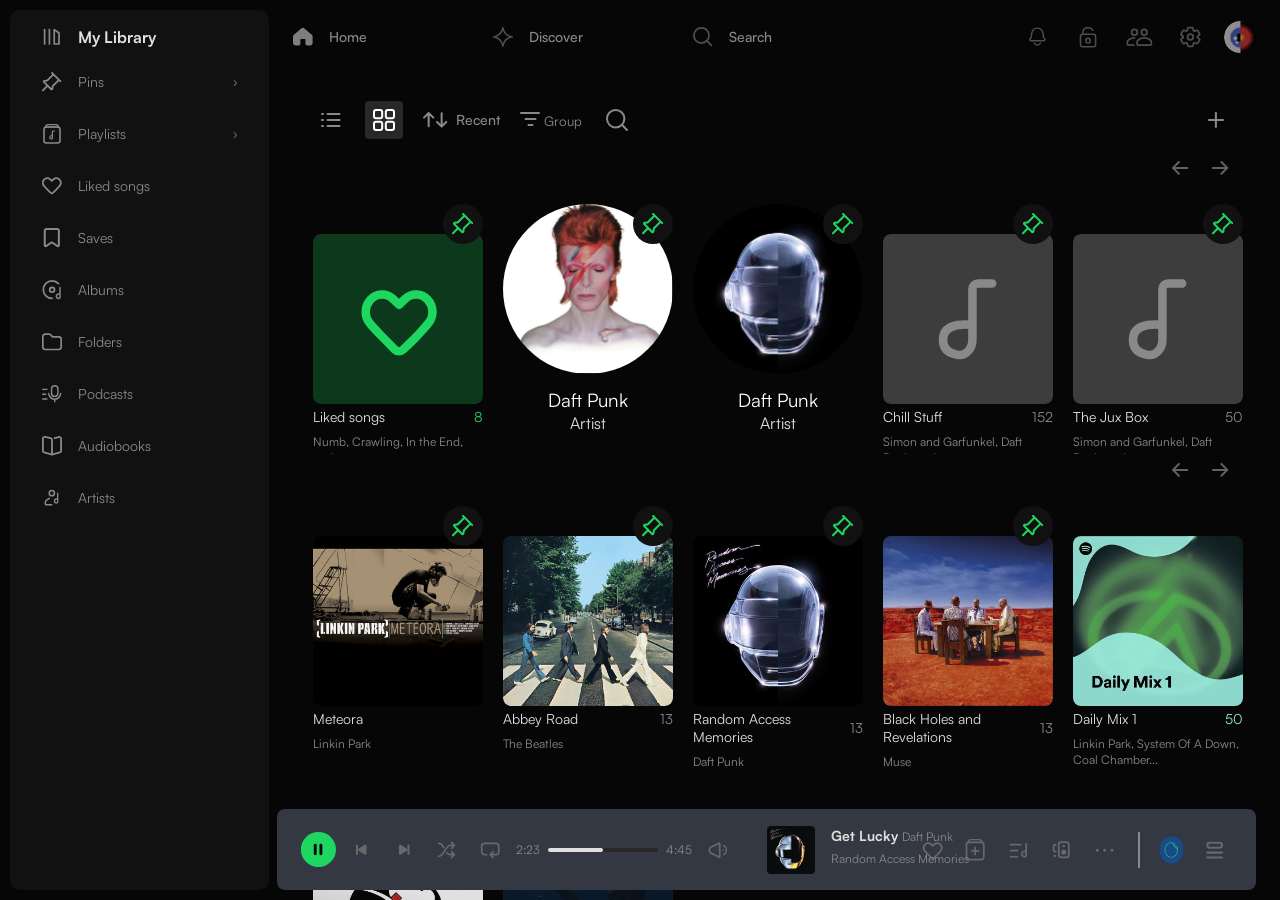
<file: html/library.html>
<!DOCTYPE html>
<html lang="en">
<head>
  <meta charset="UTF-8">
  <meta name="viewport" content="width=device-width, initial-scale=1.0">
  <title>Spotify</title>
  <link rel="stylesheet" href="../css/main.css">
</head>
<body>

  <input type="checkbox" id="dj-toggle" class="dj-toggle__input">
  <input type="checkbox" id="player-popup" class="player-popup__input">

  <!-- App Wrapper -->
  <div class="app-wrapper">

    <!-- =============================================
         SIDEBAR — left navigation panel
         ============================================= -->
    <aside class="sidebar">

      <!-- Sidebar header: library title + action buttons -->
      <div class="sidebar-header">
        <a href="library.html" class="sidebar-header__left">
          <img src="../assets/icons/mylibrary.svg" alt="" class="sidebar-header__icon">
          <span class="sidebar-title">My Library</span>
        </a>
        <div class="sidebar-header__actions">
          <button class="sidebar-header__btn" aria-label="More">···</button>
          <button class="sidebar-header__btn" aria-label="Add">+</button>
        </div>
      </div>

      <!-- Sidebar navigation list -->
      <nav class="sidebar-nav">
        <ul class="sidebar-list">

          <!-- Pins link -->
          <li class="sidebar-item">
            <a href="#" class="sidebar-link">
              <img src="../assets/icons/pins.svg" alt="" class="sidebar-link__icon">
              <span class="sidebar-link__text">Pins</span>
              <span class="sidebar-link__arrow">›</span>
            </a>
          </li>

          <!-- Playlists — collapsible dropdown -->
          <li class="sidebar-item">
            <details class="sidebar-dropdown">
              <summary class="sidebar-link">
                <img src="../assets/icons/playlists.svg" alt="" class="sidebar-link__icon">
                <span class="sidebar-link__text">Playlists</span>
                <span class="sidebar-link__arrow">›</span>
              </summary>
              <ul class="sidebar-sublist">
                <li class="sidebar-subitem">
                  <a href="#" class="sidebar-sublink">
                    <img src="../assets/icons/playlists.svg" alt="" class="sidebar-link__icon">
                    <span>Chill stuff</span>
                  </a>
                </li>
                <li class="sidebar-subitem">
                  <a href="#" class="sidebar-sublink">
                    <img src="../assets/icons/playlists.svg" alt="" class="sidebar-link__icon">
                    <span>Rock n Roll</span>
                  </a>
                </li>
                <li class="sidebar-subitem">
                  <a href="#" class="sidebar-sublink">
                    <img src="../assets/icons/playlists.svg" alt="" class="sidebar-link__icon">
                    <span>The Jux Box</span>
                  </a>
                </li>
                <li class="sidebar-subitem">
                  <a href="#" class="sidebar-sublink">
                    <img src="../assets/icons/playlists.svg" alt="" class="sidebar-link__icon">
                    <span>Selected Linkin Park</span>
                  </a>
                </li>
                <li class="sidebar-subitem">
                  <a href="#" class="sidebar-sublink">
                    <img src="../assets/icons/playlists.svg" alt="" class="sidebar-link__icon">
                    <span>Vibe</span>
                  </a>
                </li>
              </ul>
            </details>
          </li>

          <!-- Liked Songs link -->
          <li class="sidebar-item">
            <a href="liked.songs.html" class="sidebar-link">
              <img src="../assets/icons/likedsongs.svg" alt="" class="sidebar-link__icon">
              <span class="sidebar-link__text">Liked songs</span>
            </a>
          </li>

          <!-- Saves link -->
          <li class="sidebar-item">
            <a href="#" class="sidebar-link">
              <img src="../assets/icons/saves.svg" alt="" class="sidebar-link__icon">
              <span class="sidebar-link__text">Saves</span>
            </a>
          </li>

          <!-- Albums link -->
          <li class="sidebar-item">
            <a href="#" class="sidebar-link">
              <img src="../assets/icons/albums.svg" alt="" class="sidebar-link__icon">
              <span class="sidebar-link__text">Albums</span>
            </a>
          </li>

          <!-- Folders link -->
          <li class="sidebar-item">
            <a href="#" class="sidebar-link">
              <img src="../assets/icons/folders.svg" alt="" class="sidebar-link__icon">
              <span class="sidebar-link__text">Folders</span>
            </a>
          </li>

          <!-- Podcasts link -->
          <li class="sidebar-item">
            <a href="#" class="sidebar-link">
              <img src="../assets/icons/podcasts.svg" alt="" class="sidebar-link__icon">
              <span class="sidebar-link__text">Podcasts</span>
            </a>
          </li>

          <!-- Audiobooks link -->
          <li class="sidebar-item">
            <a href="#" class="sidebar-link">
              <img src="../assets/icons/audiobooks.svg" alt="" class="sidebar-link__icon">
              <span class="sidebar-link__text">Audiobooks</span>
            </a>
          </li>

          <!-- Artists link -->
          <li class="sidebar-item">
            <a href="#" class="sidebar-link">
              <img src="../assets/icons/artists.svg" alt="" class="sidebar-link__icon">
              <span class="sidebar-link__text">Artists</span>
            </a>
          </li>

        </ul>
      </nav>
    </aside>
    <!-- END SIDEBAR -->

    <!-- =============================================
         MAIN AREA — top header + scrollable content
         ============================================= -->
    <div class="main-area">

      <!-- Top navigation header -->
      <header class="top-header">
        <nav class="header-nav">
          <a href="../index.html" class="header-nav__link">
            <img src="../assets/icons/home-active.svg" alt="" class="header-nav__icon">
            <span class="header-nav__text">Home</span>
          </a>
          <a href="discover.html" class="header-nav__link">
            <img src="../assets/icons/discover.svg" alt="" class="header-nav__icon">
            <span class="header-nav__text">Discover</span>
          </a>
          <a href="search.html" class="header-nav__link">
            <img src="../assets/icons/search.svg" alt="" class="header-nav__icon">
            <span class="header-nav__text">Search</span>
          </a>
        </nav>

        <!-- Header utility buttons -->
        <div class="header-actions">
          <button class="header-actions__btn" aria-label="Notifications">
            <img src="../assets/icons/notification.svg" alt="">
          </button>
          <button class="header-actions__btn header-actions__btn--lock" aria-label="Lock">
            <img src="../assets/icons/lock.svg" alt="">
          </button>
          <button class="header-actions__btn" aria-label="Friends">
            <img src="../assets/icons/friends.svg" alt="">
          </button>
          <button class="header-actions__btn" aria-label="Settings">
            <img src="../assets/icons/settings.svg" alt="">
          </button>
          <button class="header-actions__btn header-actions__btn--avatar" aria-label="Profile">
            <img src="../assets/icons/avatar.png" alt="Profile" class="header-avatar">
          </button>
        </div>
      </header>
      <!-- END TOP HEADER -->

      <!-- =============================================
           MAIN CONTENT — library section
           ============================================= -->
      <main class="main-content">

        <!-- Mobile Library Header (visible on mobile only) -->
        <div class="library-mobile-header">
          <div class="library-mobile-header__search-row">
            <div class="library-mobile-header__search">
              <input type="text" placeholder="Search library" class="library-mobile-header__input">
              <img src="../assets/icons/search.svg" alt="" class="library-mobile-header__search-icon">
            </div>
            <button class="library-mobile-header__add">
              <img src="../assets/icons/plus.svg" alt="">
            </button>
          </div>
          <div class="library-mobile-header__controls">
            <div class="library-mobile-header__controls-left">
              <button class="library-mobile-header__btn">
                <img src="../assets/icons/filter.svg" alt="">
                <span>Group</span>
              </button>
              <button class="library-mobile-header__btn">
                <span>Recents</span>
                <img src="../assets/icons/layout.svg" alt="">
              </button>
            </div>
          </div>
        </div>

        <section class="library_section-wrapper">

          <!-- ==========================================
               PLAYLIST NAV BAR — view toggle + sort + filter
               ========================================== -->
          <div class="playlist-nav-bar">

            <!-- Left group: view mode buttons + sort + filter + search -->
            <div class="nav-group-left">

              <!-- View toggle: list view -->
              <button class="nav-btn" aria-label="List view">
                <svg width="20" height="14" viewBox="0 0 20 14" fill="none" xmlns="http://www.w3.org/2000/svg">
                  <path d="M6.58398 13H18.584" stroke="currentColor" stroke-width="2" stroke-linecap="round"/>
                  <path d="M1 13H2" stroke="currentColor" stroke-width="2" stroke-linecap="round"/>
                  <path d="M6.58398 7H18.584" stroke="currentColor" stroke-width="2" stroke-linecap="round"/>
                  <path d="M1 7H2" stroke="currentColor" stroke-width="2" stroke-linecap="round"/>
                  <path d="M6.58398 1H18.584" stroke="currentColor" stroke-width="2" stroke-linecap="round"/>
                  <path d="M1 1H2" stroke="currentColor" stroke-width="2" stroke-linecap="round"/>
                </svg>
              </button>

              <!-- View toggle: grid view (currently active) -->
              <button class="nav-btn active" aria-label="Grid view">
                <svg width="22" height="22" viewBox="0 0 22 22" fill="none" xmlns="http://www.w3.org/2000/svg">
                  <rect width="8.18182" height="8.18182" rx="2" transform="matrix(1 0 0 -1 1 21)" stroke="currentColor" stroke-width="2"/>
                  <rect width="8.18182" height="8.18182" rx="2" transform="matrix(1 0 0 -1 1 9.18176)" stroke="currentColor" stroke-width="2"/>
                  <rect width="8.18182" height="8.18182" rx="2" transform="matrix(1 0 0 -1 12.8184 21)" stroke="currentColor" stroke-width="2"/>
                  <rect width="8.18182" height="8.18182" rx="2" transform="matrix(1 0 0 -1 12.8184 9.18176)" stroke="currentColor" stroke-width="2"/>
                </svg>
              </button>

              <!-- Sort button: "Recent" with up/down arrow icon -->
              <button class="nav-btn-text" aria-label="Sort by recent">
                <svg width="25" height="16" viewBox="0 0 25 16" fill="none" xmlns="http://www.w3.org/2000/svg">
                  <path d="M5.65327 14.2864L5.65327 1.01023M5.65327 1.01023L10.2964 5.65335M5.65327 1.01023L1.01015 5.65335" stroke="currentColor" stroke-width="2.02054" stroke-linecap="round" stroke-linejoin="round"/>
                  <path d="M18.6534 1.28638L18.6534 14.5625M18.6534 14.5625L14.0103 9.9194M18.6534 14.5625L23.2965 9.9194" stroke="currentColor" stroke-width="2.02054" stroke-linecap="round" stroke-linejoin="round"/>
                </svg>
                <span>Recent</span>
              </button>

              <!-- Filter dropdown: Group by type (All, Songs, Playlists…) -->
              <div class="filter-dropdown-container">

                <!-- Trigger button: toggles .show on the dropdown menu -->
                <button class="filter-trigger" onclick="this.nextElementSibling.classList.toggle('show')" aria-label="Filter and group">
                  <svg width="20" height="14" viewBox="0 0 20 14" fill="none">
                    <path d="M19 1L1 1" stroke="currentColor" stroke-width="2" stroke-linecap="round"/>
                    <path d="M15.4922 7L5.49219 7" stroke="currentColor" stroke-width="2" stroke-linecap="round"/>
                    <path d="M12.4922 13H8.49219" stroke="currentColor" stroke-width="2" stroke-linecap="round"/>
                  </svg>
                  <span>Group</span>
                </button>

                <!-- Dropdown menu (shown when .show class is present) -->
                <div class="filter-dropdown-menu">

                  <!-- Filter by content type -->
                  <ul class="filter-list">
                    <li class="filter-item active">All</li>
                    <li class="filter-item">Songs</li>
                    <li class="filter-item">Playlists</li>
                    <li class="filter-item">Albums</li>
                    <li class="filter-item">Artists</li>
                    <li class="filter-item">Folders</li>
                    <li class="filter-item">Podcasts</li>
                    <li class="filter-item">Audiobooks</li>
                  </ul>

                  <div class="dropdown-divider"></div>

                  <!-- Group toggle switch -->
                  <div class="group-section">
                    <span class="group-label">Group</span>
                    <label class="switch">
                      <input type="checkbox" id="group-checkbox">
                      <span class="slider"></span>
                    </label>
                  </div>

                </div>
              </div>
              <!-- END FILTER DROPDOWN -->

              <!-- Search / magnifier button -->
              <button class="nav-btn" aria-label="Search library">
                <svg width="23" height="23" viewBox="0 0 23 23" fill="none" xmlns="http://www.w3.org/2000/svg">
                  <path d="M15.9158 15.7929C17.4535 14.2244 18.4016 12.0759 18.4016 9.70591C18.4016 4.90343 14.5084 1.01025 9.70591 1.01025C4.90343 1.01025 1.01025 4.90343 1.01025 9.70591C1.01025 14.5084 4.90343 18.4016 9.70591 18.4016C12.1384 18.4016 14.3377 17.4027 15.9158 15.7929ZM15.9158 15.7929L21.0103 21.0103" stroke="currentColor" stroke-width="2.02054" stroke-linecap="round"/>
                </svg>
              </button>

            </div>
            <!-- END NAV GROUP LEFT -->

            <!-- Right group: add new item (+) button -->
            <div class="nav-group-right">
              <button class="nav-btn" aria-label="Add new">
                <svg width="24" height="24" viewBox="0 0 24 24" fill="none" xmlns="http://www.w3.org/2000/svg">
                  <path d="M11.9059 4.76246V11.9061M11.9059 19.0498V11.9061M11.9059 11.9061L4.76221 11.9061M11.9059 11.9061H19.0496" stroke="currentColor" stroke-width="2.02054" stroke-linecap="round" stroke-linejoin="round"/>
                </svg>
              </button>
            </div>

          </div>
          <!-- END PLAYLIST NAV BAR -->


          <!-- ==========================================
               DESKTOP LIBRARY — visible on wide screens
               ========================================== -->
          <div class="desktop-library">

            <!-- ------------------------------------------
                 FIRST ROW — pinned playlists + artist cards
                 ------------------------------------------ -->
            <div class="section-header library-scroll">
              <div class="section__controls">
                <button class="arrow" onclick="document.getElementById('desktop-first-row').scrollBy({left:-600, behavior:'smooth'})" aria-label="Scroll left">
                  <svg width="17" height="14" viewBox="0 0 17 14" fill="none" xmlns="http://www.w3.org/2000/svg">
                    <path d="M15.3224 6.90363L1.01029 6.90363M1.01029 6.90363L6.90353 12.7969M1.01029 6.90363L6.90353 1.01039" stroke="currentColor" stroke-width="2.02054" stroke-linecap="round" stroke-linejoin="round"/>
                  </svg>
                </button>
                <button class="arrow" onclick="document.getElementById('desktop-first-row').scrollBy({left:600, behavior:'smooth'})" aria-label="Scroll right">
                  <svg width="17" height="14" viewBox="0 0 17 14" fill="none" xmlns="http://www.w3.org/2000/svg">
                    <path d="M1.01025 6.90301H15.3224M15.3224 6.90301L9.42917 1.00977M15.3224 6.90301L9.42917 12.7963" stroke="currentColor" stroke-width="2.02054" stroke-linecap="round" stroke-linejoin="round"/>
                  </svg>
                </button>
              </div>
            </div>

            <div class="library_cards-wrapper" id="desktop-first-row">

              <!-- Pinned card: Liked Songs (green heart) -->
              <div class="search_card-square pinned-card">
                <div class="x-mark">
                  <img src="../assets/icons/greenpin.svg" alt="Pinned">
                </div>
                <div class="card_wrapper">
                  <div class="second" style="background-color: rgba(30, 215, 96, 0.3);"></div>
                  <div class="third"  style="background-color: rgba(30, 215, 96, 0.15);"></div>
                  <div class="card_banner">
                    <img src="../assets/images/heartgreen.svg" alt="">
                  </div>
                  <div class="card_content">
                    <div class="content_header">
                      <h4 class="card_title">Liked songs</h4>
                      <h4 class="card_number" style="color: #1ED760;">8</h4>
                    </div>
                    <p class="card_text">Numb, Crawling, In the End, and more</p>
                  </div>
                </div>
              </div>

              <!-- Pinned artist card: David Bowie (round image)-->
              <div class="search_card">
                <div class="x-mark">
                  <img src="../assets/icons/greenpin.svg" alt="Pinned">
                </div>
                <img class="search_card-banner" src="../assets/images/davidbowie.svg" alt="David Bowie">
                <div class="search_card-title">
                  <h3 class="artist">Daft Punk</h3>
                  <p>Artist</p>
                </div>
              </div>

              <!-- Pinned artist card: Daft Punk (round image) -->
              <div class="search_card">
                <div class="x-mark">
                  <img src="../assets/icons/greenpin.svg" alt="Pinned">
                </div>
                <img class="search_card-banner" src="../assets/images/daftpunk3.svg" alt="Daft Punk">
                <div class="search_card-title">
                  <h3 class="artist">Daft Punk</h3>
                  <p>Artist</p>
                </div>
              </div>

              <!-- Pinned card: Chill Stuff playlist -->
              <div class="search_card-square pinned-card">
                <div class="x-mark">
                  <img src="../assets/icons/greenpin.svg" alt="Pinned">
                </div>
                <div class="card_wrapper">
                  <div class="second" style="background-color: rgba(137, 137, 137, 0.3);"></div>
                  <div class="third"  style="background-color: rgba(137, 137, 137, 0.15);"></div>
                  <div class="card_banner">
                    <img src="../assets/images/note.svg" alt="">
                  </div>
                  <div class="card_content">
                    <div class="content_header">
                      <h4 class="card_title">Chill Stuff</h4>
                      <h4 class="card_number" style="color: #898989;">152</h4>
                    </div>
                    <p class="card_text">Simon and Garfunkel, Daft Punk, and more</p>
                  </div>
                </div>
              </div>

              <!-- Pinned card: The Jux Box playlist -->
              <div class="search_card-square pinned-card">
                <div class="x-mark">
                  <img src="../assets/icons/greenpin.svg" alt="Pinned">
                </div>
                <div class="card_wrapper">
                  <div class="second" style="background-color: rgba(137, 137, 137, 0.3);"></div>
                  <div class="third"  style="background-color: rgba(137, 137, 137, 0.15);"></div>
                  <div class="card_banner">
                    <img src="../assets/images/note.svg" alt="">
                  </div>
                  <div class="card_content">
                    <div class="content_header">
                      <h4 class="card_title">The Jux Box</h4>
                      <h4 class="card_number" style="color: #898989;">50</h4>
                    </div>
                    <p class="card_text">Simon and Garfunkel, Daft Punk, and more</p>
                  </div>
                </div>
              </div>

              <!-- Pinned card: Vibe playlist -->
              <div class="search_card-square pinned-card">
                <div class="x-mark">
                  <img src="../assets/icons/greenpin.svg" alt="Pinned">
                </div>
                <div class="card_wrapper">
                  <div class="second" style="background-color: rgba(137, 137, 137, 0.3);"></div>
                  <div class="third"  style="background-color: rgba(137, 137, 137, 0.15);"></div>
                  <div class="card_banner">
                    <img src="../assets/images/note.svg" alt="">
                  </div>
                  <div class="card_content">
                    <div class="content_header">
                      <h4 class="card_title">Vibe</h4>
                      <h4 class="card_number" style="color: #898989;">30</h4>
                    </div>
                    <p class="card_text">Blue Skies, No Heaven</p>
                  </div>
                </div>
              </div>

              <!-- Pinned card: Selected Linkin Park playlist -->
              <div class="search_card-square pinned-card">
                <div class="x-mark">
                  <img src="../assets/icons/greenpin.svg" alt="Pinned">
                </div>
                <div class="card_wrapper">
                  <div class="second" style="background-color: rgba(137, 137, 137, 0.3);"></div>
                  <div class="third"  style="background-color: rgba(137, 137, 137, 0.15);"></div>
                  <div class="card_banner">
                    <img src="../assets/images/note.svg" alt="">
                  </div>
                  <div class="card_content">
                    <div class="content_header">
                      <h4 class="card_title">Selected Linkin Park</h4>
                      <h4 class="card_number" style="color: #898989;">8</h4>
                    </div>
                    <p class="card_text">Numb, Crawling, In the End, and more</p>
                  </div>
                </div>
              </div>

              <!-- Pinned card: Fav Bands folder -->
              <div class="search_card-square pinned-card">
                <div class="x-mark">
                  <img src="../assets/icons/greenpin.svg" alt="Pinned">
                </div>
                <div class="card_wrapper">
                  <div class="second" style="background-color: rgba(137, 137, 137, 0.3);"></div>
                  <div class="third"  style="background-color: rgba(137, 137, 137, 0.15);"></div>
                  <div class="card_banner">
                    <img src="../assets/images/folder.svg" alt="">
                  </div>
                  <div class="card_content">
                    <div class="content_header">
                      <h4 class="card_title">Fav bands</h4>
                      <h4 class="card_number" style="color: #898989;">6</h4>
                    </div>
                    <p class="card_text">Linkin Park, Muse, and more</p>
                  </div>
                </div>
              </div>

            </div>
            <!-- END DESKTOP FIRST ROW -->

            <!-- ------------------------------------------
                 SECOND ROW — albums + Spotify daily mixes
                 ------------------------------------------ -->
            <div class="section-header library-scroll">
              <div class="section__controls">
                <button class="arrow" onclick="document.getElementById('desktop-second-row').scrollBy({left:-600, behavior:'smooth'})" aria-label="Scroll left">
                  <svg width="17" height="14" viewBox="0 0 17 14" fill="none" xmlns="http://www.w3.org/2000/svg">
                    <path d="M15.3224 6.90363L1.01029 6.90363M1.01029 6.90363L6.90353 12.7969M1.01029 6.90363L6.90353 1.01039" stroke="currentColor" stroke-width="2.02054" stroke-linecap="round" stroke-linejoin="round"/>
                  </svg>
                </button>
                <button class="arrow" onclick="document.getElementById('desktop-second-row').scrollBy({left:600, behavior:'smooth'})" aria-label="Scroll right">
                  <svg width="17" height="14" viewBox="0 0 17 14" fill="none" xmlns="http://www.w3.org/2000/svg">
                    <path d="M1.01025 6.90301H15.3224M15.3224 6.90301L9.42917 1.00977M15.3224 6.90301L9.42917 12.7963" stroke="currentColor" stroke-width="2.02054" stroke-linecap="round" stroke-linejoin="round"/>
                  </svg>
                </button>
              </div>
            </div>

            <div class="library_cards-wrapper" id="desktop-second-row">

              <!-- Saved album: Meteora — Linkin Park -->
              <div class="search_card-square pinned-card">
                <div class="x-mark">
                  <img src="../assets/icons/greenpin.svg" alt="Pinned">
                </div>
                <div class="card_wrapper">
                  <div class="second" style="background-color: rgba(166, 145, 116, 0.3)"></div>
                  <div class="third"  style="background-color: rgba(166, 145, 116, 0.15)"></div>
                  <div class="card_banner">
                    <img src="../assets/images/frame(linkinpark).svg" alt="">
                  </div>
                  <div class="card_content">
                    <div class="content_header">
                      <h4 class="card_title">Meteora</h4>
                    </div>
                    <p class="card_text">Linkin Park</p>
                  </div>
                </div>
              </div>

              <!-- Saved album: Abbey Road — The Beatles -->
              <div class="search_card-square pinned-card">
                <div class="x-mark">
                  <img src="../assets/icons/greenpin.svg" alt="Pinned">
                </div>
                <div class="card_wrapper">
                  <div class="second" style="background-color: rgba(117, 164, 150, 0.3)"></div>
                  <div class="third"  style="background-color: rgba(117, 164, 150, 0.15)"></div>
                  <div class="card_banner">
                    <img src="../assets/images/frame(beatles).svg" alt="">
                  </div>
                  <div class="card_content">
                    <div class="content_header">
                      <h4 class="card_title">Abbey Road</h4>
                      <h4 class="card_number" style="color: #898989;">13</h4>
                    </div>
                    <p class="card_text">The Beatles</p>
                  </div>
                </div>
              </div>

              <!-- Saved album: Random Access Memories — Daft Punk -->
              <div class="search_card-square pinned-card">
                <div class="x-mark">
                  <img src="../assets/icons/greenpin.svg" alt="Pinned">
                </div>
                <div class="card_wrapper">
                  <div class="second" style="background-color: rgba(187, 180, 216, 0.3)"></div>
                  <div class="third"  style="background-color: rgba(187, 180, 216, 0.15)"></div>
                  <div class="card_banner">
                    <img src="../assets/images/frame(daftpunk).svg" alt="">
                  </div>
                  <div class="card_content">
                    <div class="content_header">
                      <h4 class="card_title">Random Access Memories</h4>
                      <h4 class="card_number" style="color: #898989;">13</h4>
                    </div>
                    <p class="card_text">Daft Punk</p>
                  </div>
                </div>
              </div>

              <!-- Saved album: Black Holes and Revelations — Muse -->
              <div class="search_card-square pinned-card">
                <div class="x-mark">
                  <img src="../assets/icons/greenpin.svg" alt="Pinned">
                </div>
                <div class="card_wrapper">
                  <div class="second" style="background-color: rgba(98, 120, 177, 0.3)"></div>
                  <div class="third"  style="background-color: rgba(98, 120, 177, 0.15)"></div>
                  <div class="card_banner">
                    <img src="../assets/images/muse.svg" alt="">
                  </div>
                  <div class="card_content">
                    <div class="content_header">
                      <h4 class="card_title">Black Holes and Revelations</h4>
                      <h4 class="card_number" style="color: #898989;">13</h4>
                    </div>
                    <p class="card_text">Muse</p>
                  </div>
                </div>
              </div>

              <!-- Spotify-generated card: Daily Mix 1 -->
              <div class="card_wrapper home-card">
                <div class="second" style="background-color: rgba(149, 230, 211, 0.3);"></div>
                <div class="third"  style="background-color: rgba(149, 230, 211, 0.15);"></div>
                <div class="card_banner">
                  <img src="../assets/images/dailymix1.svg" alt="">
                </div>
                <div class="card_content">
                  <div class="content_header">
                    <h4 class="card_title">Daily Mix 1</h4>
                    <h4 class="card_number" style="color:#95E6D3;">50</h4>
                  </div>
                  <p class="card_text">Linkin Park, System Of A Down, Coal Chamber...</p>
                </div>
              </div>

              <!-- Spotify-generated card: Daily Mix 2 -->
              <div class="card_wrapper home-card">
                <div class="second" style="background-color: rgba(244, 184, 189, 0.3);"></div>
                <div class="third"  style="background-color: rgba(244, 184, 189, 0.15);"></div>
                <div class="card_banner">
                  <img src="../assets/images/dailymix2.svg" alt="">
                </div>
                <div class="card_content">
                  <div class="content_header">
                    <h4 class="card_title">Daily Mix 2</h4>
                    <h4 class="card_number" style="color: #F4B8BD;">50</h4>
                  </div>
                  <p class="card_text">Avril Lavigne, Lorde, Charli XCX and more</p>
                </div>
              </div>

              <!-- Spotify-generated card: Daily Mix 3 -->
              <div class="card_wrapper home-card">
                <div class="second" style="background-color: rgba(195, 231, 183, 0.3);"></div>
                <div class="third"  style="background-color: rgba(195, 231, 183, 0.15);"></div>
                <div class="card_banner">
                  <img src="../assets/images/dailymix3.svg" alt="">
                </div>
                <div class="card_content">
                  <div class="content_header">
                    <h4 class="card_title">Daily Mix 3</h4>
                    <h4 class="card_number" style="color: #C3E7B7;">50</h4>
                  </div>
                  <p class="card_text">The Strokes, Martin Garrix, MGMT and more</p>
                </div>
              </div>

              <!-- Spotify-generated card: Rock Mix -->
              <div class="card_wrapper home-card">
                <div class="second" style="background-color: rgba(204, 246, 101, 0.3);"></div>
                <div class="third"  style="background-color: rgba(204, 246, 101, 0.15);"></div>
                <div class="card_banner">
                  <img src="../assets/images/rockmix.svg" alt="">
                </div>
                <div class="card_content">
                  <div class="content_header">
                    <h4 class="card_title">Rock Mix</h4>
                    <h4 class="card_number" style="color: #CCF665;">50</h4>
                  </div>
                  <p class="card_text">Red Hot Chili Peppers, R.E.M., Guns N' Roses...</p>
                </div>
              </div>

            </div>
            <!-- END DESKTOP SECOND ROW -->

            <!-- ------------------------------------------
                 THIRD ROW — additional Spotify mixes (no scroll controls)
                 ------------------------------------------ -->
            <div class="library_cards-wrapper">

              <!-- Spotify-generated card: Chill Mix -->
              <div class="card_wrapper home-card">
                <div class="second" style="background-color: rgba(249, 231, 44, 0.3);"></div>
                <div class="third"  style="background-color: rgba(249, 231, 44, 0.15);"></div>
                <div class="card_banner">
                  <img src="../assets/images/chillmix.svg" alt="">
                </div>
                <div class="card_content">
                  <div class="content_header">
                    <h4 class="card_title">Chill Mix</h4>
                    <h4 class="card_number" style="color: #F9E72C;">50</h4>
                  </div>
                  <p class="card_text">MF DOOM, Daft Punk, The Chainsmokers, and more</p>
                </div>
              </div>

              <!-- Spotify-generated card: Pop Mix-->
              <div class="card_wrapper home-card">
                <div class="second" style="background-color: rgba(155, 240, 226, 0.3);"></div>
                <div class="third"  style="background-color: rgba(155, 240, 226, 0.15);"></div>
                <div class="card_banner">
                  <img src="../assets/images/popmix.svg" alt="">
                </div>
                <div class="card_content">
                  <div class="content_header">
                    <h4 class="card_title">Pop Mix</h4>
                    <h4 class="card_number" style="color: #9BF0E2;">50</h4>
                  </div>
                  <p class="card_text">Red Hot Chili Peppers, R.E.M., Guns N' Roses...</p>
                </div>
              </div>

            </div>
            <!-- END DESKTOP THIRD ROW -->

          </div>
          <!-- END DESKTOP LIBRARY -->


          <!-- ==========================================
               MOBILE LIBRARY — accordion sections, hidden on desktop
               ========================================== -->
          <div class="mobile-library">

            <!-- Accordion: Playlists -->
            <div class="accordion-item">
              <div class="accordion-header" onclick="this.parentElement.classList.toggle('active')">
                <h2 class="accordion-title">Playlists</h2>
                <svg class="chevron-icon" width="16" height="16" viewBox="0 0 16 16" fill="currentColor" xmlns="http://www.w3.org/2000/svg">
                  <path d="M5.3 2.3a1 1 0 0 1 1.4 0l6 6a1 1 0 0 1 0 1.4l-6 6a1 1 0 0 1-1.4-1.4L10.6 9 5.3 3.7a1 1 0 0 1 0-1.4z"/>
                </svg>
              </div>
              <div class="accordion-content">
                <div class="library_cards-wrapper">

                  <!-- Pinned: Liked Songs -->
                  <div class="search_card-square pinned-card">
                    <div class="x-mark">
                      <img src="../assets/icons/greenpin.svg" alt="Pinned">
                    </div>
                    <div class="card_wrapper">
                      <div class="second" style="background-color: rgba(30, 215, 96, 0.3);"></div>
                      <div class="third"  style="background-color: rgba(30, 215, 96, 0.15);"></div>
                      <div class="card_banner">
                        <img src="../assets/images/heartgreen.svg" alt="">
                      </div>
                      <div class="card_content">
                        <div class="content_header">
                          <h4 class="card_title">Liked songs</h4>
                          <h4 class="card_number" style="color: #1ED760;">8</h4>
                        </div>
                        <p class="card_text">Numb, Crawling, In the End, and more</p>
                      </div>
                    </div>
                  </div>

                  <!-- Playlist card (placeholder) -->
                  <div class="search_card-square pinned-card">
                    <div class="x-mark">
                      <img src="../assets/icons/greenpin.svg" alt="Pinned">
                    </div>
                    <div class="card_wrapper">
                      <div class="second" style="background-color: rgba(137, 137, 137, 0.3);"></div>
                      <div class="third"  style="background-color: rgba(137, 137, 137, 0.15);"></div>
                      <div class="card_banner">
                        <img src="../assets/images/note.svg" alt="">
                      </div>
                      <div class="card_content">
                        <div class="content_header">
                          <h4 class="card_title">Selected Linkin Park</h4>
                          <h4 class="card_number" style="color: #898989;">8</h4>
                        </div>
                        <p class="card_text">Numb, Crawling, In the End, and more</p>
                      </div>
                    </div>
                  </div>

                  <!-- Playlist card (placeholder) -->
                  <div class="search_card-square pinned-card">
                    <div class="x-mark">
                      <img src="../assets/icons/greenpin.svg" alt="Pinned">
                    </div>
                    <div class="card_wrapper">
                      <div class="second" style="background-color: rgba(137, 137, 137, 0.3);"></div>
                      <div class="third"  style="background-color: rgba(137, 137, 137, 0.15);"></div>
                      <div class="card_banner">
                        <img src="../assets/images/note.svg" alt="">
                      </div>
                      <div class="card_content">
                        <div class="content_header">
                          <h4 class="card_title">Selected Linkin Park</h4>
                          <h4 class="card_number" style="color: #898989;">8</h4>
                        </div>
                        <p class="card_text">Numb, Crawling, In the End, and more</p>
                      </div>
                    </div>
                  </div>

                  <!-- Playlist card (placeholder) -->
                  <div class="search_card-square pinned-card">
                    <div class="x-mark">
                      <img src="../assets/icons/greenpin.svg" alt="Pinned">
                    </div>
                    <div class="card_wrapper">
                      <div class="second" style="background-color: rgba(137, 137, 137, 0.3);"></div>
                      <div class="third"  style="background-color: rgba(137, 137, 137, 0.15);"></div>
                      <div class="card_banner">
                        <img src="../assets/images/note.svg" alt="">
                      </div>
                      <div class="card_content">
                        <div class="content_header">
                          <h4 class="card_title">Selected Linkin Park</h4>
                          <h4 class="card_number" style="color: #898989;">8</h4>
                        </div>
                        <p class="card_text">Numb, Crawling, In the End, and more</p>
                      </div>
                    </div>
                  </div>

                  <!-- Playlist card (placeholder) -->
                  <div class="search_card-square pinned-card">
                    <div class="x-mark">
                      <img src="../assets/icons/greenpin.svg" alt="Pinned">
                    </div>
                    <div class="card_wrapper">
                      <div class="second" style="background-color: rgba(137, 137, 137, 0.3);"></div>
                      <div class="third"  style="background-color: rgba(137, 137, 137, 0.15);"></div>
                      <div class="card_banner">
                        <img src="../assets/images/note.svg" alt="">
                      </div>
                      <div class="card_content">
                        <div class="content_header">
                          <h4 class="card_title">Selected Linkin Park</h4>
                          <h4 class="card_number" style="color: #898989;">8</h4>
                        </div>
                        <p class="card_text">Numb, Crawling, In the End, and more</p>
                      </div>
                    </div>
                  </div>

                </div>
              </div>
            </div>
            <!-- END ACCORDION: PLAYLISTS -->

            <!-- Accordion: Playlists by Spotify (Daily/Rock/Chill/Pop mixes) -->
            <div class="accordion-item">
              <div class="accordion-header" onclick="this.parentElement.classList.toggle('active')">
                <h2 class="accordion-title">Playlists by Spotify</h2>
                <svg class="chevron-icon" width="16" height="16" viewBox="0 0 16 16" fill="currentColor" xmlns="http://www.w3.org/2000/svg">
                  <path d="M5.3 2.3a1 1 0 0 1 1.4 0l6 6a1 1 0 0 1 0 1.4l-6 6a1 1 0 0 1-1.4-1.4L10.6 9 5.3 3.7a1 1 0 0 1 0-1.4z"/>
                </svg>
              </div>
              <div class="accordion-content">
                <div class="library_cards-wrapper">

                  <!-- Daily Mix 1 -->
                  <div class="card_wrapper">
                    <div class="second" style="background-color: rgba(149, 230, 211, 0.3);"></div>
                    <div class="third"  style="background-color: rgba(149, 230, 211, 0.15);"></div>
                    <div class="card_banner">
                      <img src="../assets/images/dailymix1.svg" alt="">
                    </div>
                    <div class="card_content">
                      <div class="content_header">
                        <h4 class="card_title">Daily Mix 1</h4>
                        <h4 class="card_number" style="color: #95E6D3;">50</h4>
                      </div>
                      <p class="card_text">Linkin Park, System Of A Down, Coal Chamber...</p>
                    </div>
                  </div>

                  <!-- Daily Mix 2-->
                  <div class="card_wrapper">
                    <div class="second" style="background-color: rgba(244, 184, 189, 0.3);"></div>
                    <div class="third"  style="background-color: rgba(244, 184, 189, 0.15);"></div>
                    <div class="card_banner">
                      <img src="../assets/images/dailymix2.svg" alt="">
                    </div>
                    <div class="card_content">
                      <div class="content_header">
                        <h4 class="card_title">Daily Mix 2</h4>
                        <h4 class="card_number" style="color: #F4B8BD;">50</h4>
                      </div>
                      <p class="card_text">Avril Lavigne, Lorde, Charli XCX and more</p>
                    </div>
                  </div>

                  <!-- Daily Mix 3 -->
                  <div class="card_wrapper">
                    <div class="second" style="background-color: rgba(195, 231, 183, 0.3);"></div>
                    <div class="third"  style="background-color: rgba(195, 231, 183, 0.15);"></div>
                    <div class="card_banner">
                      <img src="../assets/images/dailymix3.svg" alt="">
                    </div>
                    <div class="card_content">
                      <div class="content_header">
                        <h4 class="card_title">Daily Mix 3</h4>
                        <h4 class="card_number" style="color: #C3E7B7;">50</h4>
                      </div>
                      <p class="card_text">The Strokes, Martin Garrix, MGMT and more</p>
                    </div>
                  </div>

                  <!-- Rock Mix -->
                  <div class="card_wrapper">
                    <div class="second" style="background-color: rgba(204, 246, 101, 0.3);"></div>
                    <div class="third"  style="background-color: rgba(204, 246, 101, 0.15);"></div>
                    <div class="card_banner">
                      <img src="../assets/images/rockmix.svg" alt="">
                    </div>
                    <div class="card_content">
                      <div class="content_header">
                        <h4 class="card_title">Rock Mix</h4>
                        <h4 class="card_number" style="color: #CCF665;">50</h4>
                      </div>
                      <p class="card_text">Red Hot Chili Peppers, R.E.M., Guns N' Roses...</p>
                    </div>
                  </div>

                  <!-- Chill Mix -->
                  <div class="card_wrapper">
                    <div class="second" style="background-color: rgba(249, 231, 44, 0.3);"></div>
                    <div class="third"  style="background-color: rgba(249, 231, 44, 0.15);"></div>
                    <div class="card_banner">
                      <img src="../assets/images/chillmix.svg" alt="">
                    </div>
                    <div class="card_content">
                      <div class="content_header">
                        <h4 class="card_title">Chill Mix</h4>
                        <h4 class="card_number" style="color: #F9E72C;">50</h4>
                      </div>
                      <p class="card_text">MF DOOM, Daft Punk, The Chainsmokers, and more</p>
                    </div>
                  </div>

                  <!-- Pop Mix -->
                  <div class="card_wrapper">
                    <div class="second" style="background-color: rgba(155, 240, 226, 0.3);"></div>
                    <div class="third"  style="background-color: rgba(155, 240, 226, 0.15);"></div>
                    <div class="card_banner">
                      <img src="../assets/images/popmix.svg" alt="">
                    </div>
                    <div class="card_content">
                      <div class="content_header">
                        <h4 class="card_title">Pop Mix</h4>
                        <h4 class="card_number" style="color: #9BF0E2;">50</h4>
                      </div>
                      <p class="card_text">Red Hot Chili Peppers, R.E.M., Guns N' Roses...</p>
                    </div>
                  </div>

                </div>
              </div>
            </div>
            <!-- END ACCORDION: PLAYLISTS BY SPOTIFY -->

            <!-- Accordion: Albums -->
            <div class="accordion-item">
              <div class="accordion-header" onclick="this.parentElement.classList.toggle('active')">
                <h2 class="accordion-title">Albums</h2>
                <svg class="chevron-icon" width="16" height="16" viewBox="0 0 16 16" fill="currentColor" xmlns="http://www.w3.org/2000/svg">
                  <path d="M5.3 2.3a1 1 0 0 1 1.4 0l6 6a1 1 0 0 1 0 1.4l-6 6a1 1 0 0 1-1.4-1.4L10.6 9 5.3 3.7a1 1 0 0 1 0-1.4z"/>
                </svg>
              </div>
              <div class="accordion-content">
                <div class="library_cards-wrapper">

                  <!-- Album: Abbey Road — The Beatles -->
                  <div class="card_wrapper">
                    <div class="second" style="background-color: rgba(117, 164, 150, 0.3)"></div>
                    <div class="third"  style="background-color: rgba(117, 164, 150, 0.15)"></div>
                    <div class="card_banner">
                      <img src="../assets/images/frame(beatles).svg" alt="">
                    </div>
                    <div class="card_content">
                      <div class="content_header">
                        <h4 class="card_title">Abbey Road</h4>
                        <h4 class="card_number" style="color: #898989;">13</h4>
                      </div>
                      <p class="card_text">The Beatles</p>
                    </div>
                  </div>

                  <!-- Album: Random Access Memories — Daft Punk -->
                  <div class="card_wrapper">
                    <div class="second" style="background-color: rgba(187, 180, 216, 0.3)"></div>
                    <div class="third"  style="background-color: rgba(187, 180, 216, 0.15)"></div>
                    <div class="card_banner">
                      <img src="../assets/images/frame(daftpunk).svg" alt="">
                    </div>
                    <div class="card_content">
                      <div class="content_header">
                        <h4 class="card_title">Random Access Memories</h4>
                        <h4 class="card_number" style="color: #898989;">13</h4>
                      </div>
                      <p class="card_text">Daft Punk</p>
                    </div>
                  </div>

                  <!-- Album: Meteora — Linkin Park -->
                  <div class="card_wrapper">
                    <div class="second" style="background-color: rgba(166, 145, 116, 0.3)"></div>
                    <div class="third"  style="background-color: rgba(166, 145, 116, 0.15)"></div>
                    <div class="card_banner">
                      <img src="../assets/images/frame(linkinpark).svg" alt="">
                    </div>
                    <div class="card_content">
                      <div class="content_header">
                        <h4 class="card_title">Meteora</h4>
                      </div>
                      <p class="card_text">Linkin Park</p>
                    </div>
                  </div>

                </div>
              </div>
            </div>
            <!-- END ACCORDION: ALBUMS -->

            <!-- Accordion: Folders -->
            <div class="accordion-item">
              <div class="accordion-header" onclick="this.parentElement.classList.toggle('active')">
                <h2 class="accordion-title">Folders</h2>
                <svg class="chevron-icon" width="16" height="16" viewBox="0 0 16 16" fill="currentColor" xmlns="http://www.w3.org/2000/svg">
                  <path d="M5.3 2.3a1 1 0 0 1 1.4 0l6 6a1 1 0 0 1 0 1.4l-6 6a1 1 0 0 1-1.4-1.4L10.6 9 5.3 3.7a1 1 0 0 1 0-1.4z"/>
                </svg>
              </div>
              <div class="accordion-content">
                <div class="library_cards-wrapper">

                  <!-- Folder: Fav Bands -->
                  <div class="search_card-square pinned-card">
                    <div class="x-mark">
                      <img src="../assets/icons/greenpin.svg" alt="Pinned">
                    </div>
                    <div class="card_wrapper">
                      <div class="second" style="background-color: rgba(137, 137, 137, 0.3);"></div>
                      <div class="third"  style="background-color: rgba(137, 137, 137, 0.15);"></div>
                      <div class="card_banner">
                        <img src="../assets/images/folder.svg" alt="">
                      </div>
                      <div class="card_content">
                        <div class="content_header">
                          <h4 class="card_title">Fav bands</h4>
                          <h4 class="card_number" style="color: #898989;">6</h4>
                        </div>
                        <p class="card_text">Linkin Park, Muse, and more</p>
                      </div>
                    </div>
                  </div>

                </div>
              </div>
            </div>
            <!-- END ACCORDION: FOLDERS -->

            <!-- Accordion: Artists -->
            <div class="accordion-item">
              <div class="accordion-header" onclick="this.parentElement.classList.toggle('active')">
                <h2 class="accordion-title">Artists</h2>
                <svg class="chevron-icon" width="16" height="16" viewBox="0 0 16 16" fill="currentColor" xmlns="http://www.w3.org/2000/svg">
                  <path d="M5.3 2.3a1 1 0 0 1 1.4 0l6 6a1 1 0 0 1 0 1.4l-6 6a1 1 0 0 1-1.4-1.4L10.6 9 5.3 3.7a1 1 0 0 1 0-1.4z"/>
                </svg>
              </div>
              <div class="accordion-content">
                <div class="library_cards-wrapper">

                  <!-- Artist card: Guns N' Roses -->
                  <div class="search_card">
                    <img class="search_card-banner" src="../assets/images/gnr.svg" alt="Guns N' Roses">
                    <div class="search_card-title">
                      <h3 class="artist">Guns N' Roses</h3>
                    </div>
                  </div>

                  <!-- Artist card: Daft Punk -->
                  <div class="search_card">
                    <img class="search_card-banner" src="../assets/images/daftpunk3.svg" alt="Daft Punk">
                    <div class="search_card-title">
                      <h3 class="artist">Daft Punk</h3>
                    </div>
                  </div>

                  <!-- Artist card: David Bowie -->
                  <div class="search_card">
                    <img class="search_card-banner" src="../assets/images/davidbowie.svg" alt="David Bowie">
                    <div class="search_card-title">
                      <h3 class="artist">David Bowie</h3>
                    </div>
                  </div>

                </div>
              </div>
            </div>
            <!-- END ACCORDION: ARTISTS -->

          </div>
          <!-- END MOBILE LIBRARY -->

        </section>
      </main>
      <!-- END MAIN CONTENT -->

    </div>
    <!-- END MAIN AREA -->

  </div>
  <!-- END APP WRAPPER -->

  <!-- =============================================
       BOTTOM PLAYER — persistent playback bar
       ============================================= -->
  <footer class="player">
    <!-- CENTER visually: Track Info -->
    <label for="player-popup" class="player-left">
      <img src="../assets/images/get-lucky.png" alt="Get Lucky" class="player-cover">
      <div class="player-track">
        <a href="song.html">
          <span class="player-track__title">Get Lucky</span>
          <span class="player-track__artist">Daft Punk</span>
          <span class="player-track__album">Random Access Memories</span>
        </a>
      </div>
    </label>

    <!-- CENTER: playback controls + progress bar -->
    <div class="player-center">
      <div class="player-controls">
        <button class="player-btn player-btn--play" aria-label="Pause">
          <img src="../assets/icons/pause.svg" alt="">
        </button>
        <button class="player-btn" aria-label="Previous">
          <img src="../assets/icons/previous-song.svg" alt="">
        </button>
        <button class="player-btn" aria-label="Next">
          <img src="../assets/icons/next-song.svg" alt="">
        </button>
        <button class="player-btn" aria-label="Shuffle">
          <img src="../assets/icons/shuffle.svg" alt="">
        </button>
        <button class="player-btn" aria-label="Repeat">
          <img src="../assets/icons/repeat.svg" alt="">
        </button>
      </div>

      <!-- Progress bar with timestamps and volume -->
      <div class="player-progress">
        <span class="player-progress__time">2:23</span>
        <div class="player-progress__bar">
          <div class="player-progress__fill"></div>
        </div>
        <span class="player-progress__time">4:45</span>
        <button class="player-btn" aria-label="Volume">
          <img src="../assets/icons/sound.svg" alt="">
        </button>
      </div>
    </div>

    <!-- Mobile Actions (visible on mobile only) -->
    <div class="player-mobile-actions">
      <button class="player-btn" aria-label="Add to playlist">
        <img src="../assets/icons/add.svg" alt="">
      </button>
      <button class="player-btn" aria-label="Play">
        <img src="../assets/icons/play-mobile.svg" alt="">
      </button>
    </div>

    <!-- Mobile Progress Bar (visible on mobile only) -->
    <div class="player-mobile-progress">
      <div class="player-mobile-progress__fill"></div>
    </div>

    <!-- RIGHT visually: Actions -->
    <div class="player-right">
      <button class="player-btn" aria-label="Like">
        <img src="../assets/icons/pc-like.svg" alt="">
      </button>
      <button class="player-btn" aria-label="Add to playlist">
        <img src="../assets/icons/pc-playlist.svg" alt="">
      </button>
      <button class="player-btn" aria-label="Lyrics">
        <img src="../assets/icons/pc-lyrics.svg" alt="">
      </button>
      <button class="player-btn" aria-label="Connect to device">
        <img src="../assets/icons/speaker.svg" alt="">
      </button>
      <button class="player-btn" aria-label="More options">
        <img src="../assets/icons/pc-playing-more.svg" alt="">
      </button>

      <!-- DJ section: toggle opens a mini panel with DJ controls -->
      <div class="dj-section">

        <!-- Closed state: DJ icon acts as toggle label -->
        <label for="dj-toggle" class="player-btn dj-toggle__btn" aria-label="Open DJ">
          <img src="../assets/icons/DJ.png" alt="DJ">
        </label>

        <!-- Open state: expanded DJ control panel -->
        <div class="dj-panel">
          <button class="player-btn" aria-label="Skip">
            <img src="../assets/icons/dj-skip.svg" alt="">
          </button>
          <button class="player-btn" aria-label="Like">
            <img src="../assets/icons/like.svg" alt="">
          </button>
          <button class="player-btn" aria-label="Dislike">
            <img src="../assets/icons/dislike.svg" alt="">
          </button>
          <!-- Clicking turn-off icon closes the DJ panel -->
          <label for="dj-toggle" class="player-btn" aria-label="Close DJ">
            <img src="../assets/icons/turn-off.svg" alt="">
          </label>
          <img src="../assets/icons/DJ.png" alt="DJ" class="dj-panel__dj-icon">
        </div>

        <!-- Queue button sits outside the DJ panel -->
        <button class="player-btn" aria-label="Queue">
          <img src="../assets/icons/pc-queue.svg" alt="">
        </button>

      </div>
      <!-- END DJ SECTION -->

    </div>
    <!-- END PLAYER RIGHT -->

  </footer>

  <!-- Bottom Navigation (Mobile only) -->
  <nav class="bottom-nav">
    <ul class="bottom-nav__list">
      <li>
        <a href="../index.html" class="bottom-nav__item">
          <img src="../assets/icons/home-active.svg" alt="" class="bottom-nav__icon bottom-nav__icon--active">
          <img src="../assets/icons/home.svg" alt="" class="bottom-nav__icon bottom-nav__icon--default">
          <span class="bottom-nav__label">Home</span>
        </a>
      </li>
      <li>
        <a href="#" class="bottom-nav__item">
          <img src="../assets/icons/discover-active.svg" alt="" class="bottom-nav__icon bottom-nav__icon--active">
          <img src="../assets/icons/discover.svg" alt="" class="bottom-nav__icon bottom-nav__icon--default">
          <span class="bottom-nav__label">Discover</span>
        </a>
      </li>
      <li>
        <a href="search.html" class="bottom-nav__item">
          <img src="../assets/icons/search-active.svg" alt="" class="bottom-nav__icon bottom-nav__icon--active">
          <img src="../assets/icons/search.svg" alt="" class="bottom-nav__icon bottom-nav__icon--default">
          <span class="bottom-nav__label">Search</span>
        </a>
      </li>
      <li>
        <a href="library.html" class="bottom-nav__item bottom-nav__item--active">
          <img src="../assets/icons/library-active.svg" alt="" class="bottom-nav__icon bottom-nav__icon--active">
          <img src="../assets/icons/mylibrary.svg" alt="" class="bottom-nav__icon bottom-nav__icon--default">
          <span class="bottom-nav__label">Library</span>
        </a>
      </li>
      <li>
        <a href="#" class="bottom-nav__item">
          <img src="../assets/icons/me-active.svg" alt="" class="bottom-nav__icon bottom-nav__icon--active">
          <img src="../assets/icons/me.svg" alt="" class="bottom-nav__icon bottom-nav__icon--default">
          <span class="bottom-nav__label">Me</span>
        </a>
      </li>
    </ul>
  </nav>

<script>
    // ვუსმენთ ნებისმიერ კლიკს მთლიან დოკუმენტზე
    document.addEventListener('click', function(event) {
      const filterContainer = document.querySelector('.filter-dropdown-container');
      const filterMenu = document.querySelector('.filter-dropdown-menu');

      // If the click happened outside the filter container, hide the menu
      if (filterContainer && !filterContainer.contains(event.target)) {
        filterMenu.classList.remove('show');
      }
    });
</script>

  <!-- Player Popup (Mobile only) -->
  <div class="player-popup">
    <div class="player-popup__top">
      <label for="player-popup" class="player-popup__close">
        <svg width="24" height="24" viewBox="0 0 24 24" fill="none">
          <path d="M6 9l6 6 6-6" stroke="currentColor" stroke-width="2" stroke-linecap="round" stroke-linejoin="round"/>
        </svg>
      </label>
      <div class="player-popup__source">
        <img src="../assets/icons/albums.svg" alt="">
        <span>Random Access Memories</span>
      </div>
      <div></div>
    </div>
    <img src="../assets/images/player-main.png" class="player-popup__cover" alt="Get Lucky">
    <div class="player-popup__info">
      <div class="player-popup__track">
        <span class="player-popup__title">Get Lucky</span>
        <span class="player-popup__artist">Daft Punk</span>
      </div>
      <div class="player-popup__track-btns">
        <button class="player-popup__btn"><img src="../assets/icons/heart.svg" alt=""></button>
        <button class="player-popup__btn"><img src="../assets/icons/pc-playlist.svg" alt=""></button>
      </div>
    </div>
    <div class="player-popup__progress">
      <input type="range" class="player-popup__range" min="0" max="100" value="50">
      <div class="player-popup__times">
        <span>2:23</span>
        <span>-0:45</span>
      </div>
    </div>
    <div class="player-popup__controls">
      <button class="player-popup__btn"><img src="../assets/icons/shuffle.svg" alt=""></button>
      <button class="player-popup__btn"><img src="../assets/icons/previous-song.svg" alt=""></button>
      <button class="player-popup__btn player-popup__btn--play"><img src="../assets/icons/Player-mobile.svg" alt=""></button>
      <button class="player-popup__btn"><img src="../assets/icons/next-song.svg" alt=""></button>
      <button class="player-popup__btn"><img src="../assets/icons/repeat.svg" alt=""></button>
    </div>
    <div class="player-popup__extras">
      <button class="player-popup__btn"><img src="../assets/icons/speaker.svg" alt=""></button>
      <button class="player-popup__btn"><img src="../assets/icons/upload.svg" alt=""></button>
      <button class="player-popup__btn"><img src="../assets/icons/pc-lyrics.svg" alt=""></button>
      <button class="player-popup__btn"><img src="../assets/icons/pc-queue.svg" alt=""></button>
      <button class="player-popup__btn"><img src="../assets/icons/pc-playing-more.svg" alt=""></button>
    </div>
  </div>

</body>
</html>
</file>
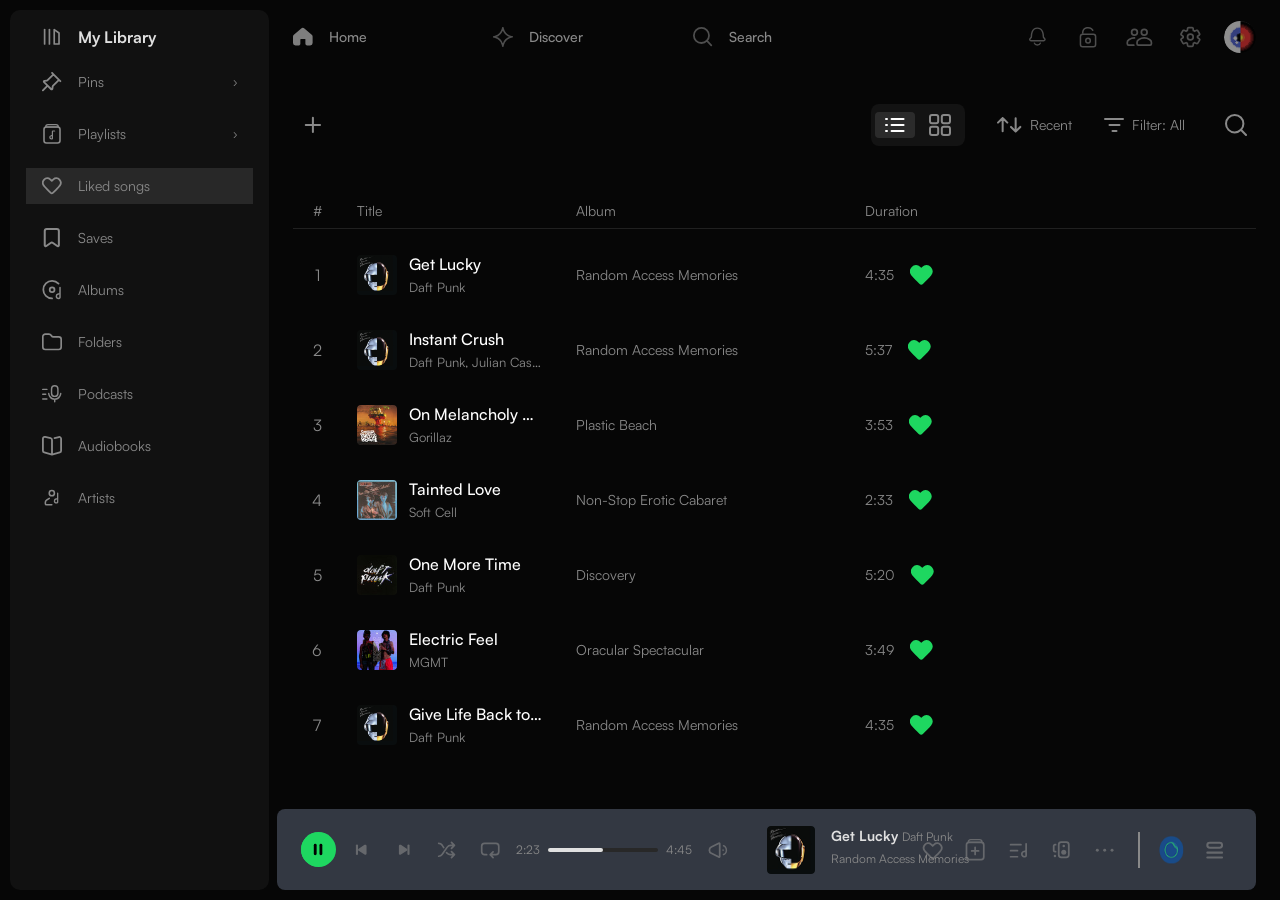
<file: html/liked.songs.html>
<!DOCTYPE html>
<html lang="en">
<head>
  <meta charset="UTF-8">
  <meta name="viewport" content="width=device-width, initial-scale=1.0">
  <title>Spotify — Liked Songs</title>
  <link rel="stylesheet" href="../css/main.css">
</head>
<body>

  <input type="checkbox" id="player-popup" class="player-popup__input">

  <!-- App Wrapper -->
  <div class="app-wrapper">

    <!-- =============================================
         SIDEBAR — left navigation panel
         ============================================= -->
    <aside class="sidebar">

      <!-- Sidebar header: library title + action buttons -->
      <div class="sidebar-header">
        <a href="library.html" class="sidebar-header__left">
          <img src="../assets/icons/mylibrary.svg" alt="" class="sidebar-header__icon">
          <span class="sidebar-title">My Library</span>
        </a>
        <div class="sidebar-header__actions">
          <button class="sidebar-header__btn" aria-label="More">···</button>
          <button class="sidebar-header__btn" aria-label="Add">+</button>
        </div>
      </div>

      <!-- Sidebar navigation list -->
      <nav class="sidebar-nav">
        <ul class="sidebar-list">

          <!-- Pins link -->
          <li class="sidebar-item">
            <a href="#" class="sidebar-link">
              <img src="../assets/icons/pins.svg" alt="" class="sidebar-link__icon">
              <span class="sidebar-link__text">Pins</span>
              <span class="sidebar-link__arrow">›</span>
            </a>
          </li>

          <!-- Playlists — collapsible dropdown -->
          <li class="sidebar-item">
            <details class="sidebar-dropdown">
              <summary class="sidebar-link">
                <img src="../assets/icons/playlists.svg" alt="" class="sidebar-link__icon">
                <span class="sidebar-link__text">Playlists</span>
                <span class="sidebar-link__arrow">›</span>
              </summary>
              <ul class="sidebar-sublist">
                <li class="sidebar-subitem">
                  <a href="#" class="sidebar-sublink">
                    <img src="../assets/icons/playlists.svg" alt="" class="sidebar-link__icon">
                    <span>Chill stuff</span>
                  </a>
                </li>
                <li class="sidebar-subitem">
                  <a href="#" class="sidebar-sublink">
                    <img src="../assets/icons/playlists.svg" alt="" class="sidebar-link__icon">
                    <span>Rock n Roll</span>
                  </a>
                </li>
                <li class="sidebar-subitem">
                  <a href="#" class="sidebar-sublink">
                    <img src="../assets/icons/playlists.svg" alt="" class="sidebar-link__icon">
                    <span>The Jux Box</span>
                  </a>
                </li>
                <li class="sidebar-subitem">
                  <a href="#" class="sidebar-sublink">
                    <img src="../assets/icons/playlists.svg" alt="" class="sidebar-link__icon">
                    <span>Selected Linkin Park</span>
                  </a>
                </li>
                <li class="sidebar-subitem">
                  <a href="#" class="sidebar-sublink">
                    <img src="../assets/icons/playlists.svg" alt="" class="sidebar-link__icon">
                    <span>Vibe</span>
                  </a>
                </li>
              </ul>
            </details>
          </li>

          <!-- Liked Songs link — active page -->
          <li class="sidebar-item sidebar-item--active">
            <a href="liked.songs.html" class="sidebar-link">
              <img src="../assets/icons/likedsongs.svg" alt="" class="sidebar-link__icon">
              <span class="sidebar-link__text">Liked songs</span>
            </a>
          </li>

          <!-- Saves link -->
          <li class="sidebar-item">
            <a href="#" class="sidebar-link">
              <img src="../assets/icons/saves.svg" alt="" class="sidebar-link__icon">
              <span class="sidebar-link__text">Saves</span>
            </a>
          </li>

          <!-- Albums link -->
          <li class="sidebar-item">
            <a href="#" class="sidebar-link">
              <img src="../assets/icons/albums.svg" alt="" class="sidebar-link__icon">
              <span class="sidebar-link__text">Albums</span>
            </a>
          </li>

          <!-- Folders link -->
          <li class="sidebar-item">
            <a href="#" class="sidebar-link">
              <img src="../assets/icons/folders.svg" alt="" class="sidebar-link__icon">
              <span class="sidebar-link__text">Folders</span>
            </a>
          </li>

          <!-- Podcasts link -->
          <li class="sidebar-item">
            <a href="#" class="sidebar-link">
              <img src="../assets/icons/podcasts.svg" alt="" class="sidebar-link__icon">
              <span class="sidebar-link__text">Podcasts</span>
            </a>
          </li>

          <!-- Audiobooks link -->
          <li class="sidebar-item">
            <a href="#" class="sidebar-link">
              <img src="../assets/icons/audiobooks.svg" alt="" class="sidebar-link__icon">
              <span class="sidebar-link__text">Audiobooks</span>
            </a>
          </li>

          <!-- Artists link -->
          <li class="sidebar-item">
            <a href="#" class="sidebar-link">
              <img src="../assets/icons/artists.svg" alt="" class="sidebar-link__icon">
              <span class="sidebar-link__text">Artists</span>
            </a>
          </li>

        </ul>
      </nav>
    </aside>
    <!-- END SIDEBAR -->

    <!-- =============================================
         MAIN AREA — top header + scrollable content
         ============================================= -->
    <div class="main-area">

      <!-- Top navigation header -->
      <header class="top-header">
        <nav class="header-nav">
          <a href="../index.html" class="header-nav__link">
            <img src="../assets/icons/home-active.svg" alt="" class="header-nav__icon">
            <span class="header-nav__text">Home</span>
          </a>
          <a href="discover.html" class="header-nav__link">
            <img src="../assets/icons/discover.svg" alt="" class="header-nav__icon">
            <span class="header-nav__text">Discover</span>
          </a>
          <a href="search.html" class="header-nav__link">
            <img src="../assets/icons/search.svg" alt="" class="header-nav__icon">
            <span class="header-nav__text">Search</span>
          </a>
        </nav>

        <!-- Header utility buttons -->
        <div class="header-actions">
          <button class="header-actions__btn" aria-label="Notifications">
            <img src="../assets/icons/notification.svg" alt="">
          </button>
          <button class="header-actions__btn header-actions__btn--lock" aria-label="Lock">
            <img src="../assets/icons/lock.svg" alt="">
          </button>
          <button class="header-actions__btn" aria-label="Friends">
            <img src="../assets/icons/friends.svg" alt="">
          </button>
          <button class="header-actions__btn" aria-label="Settings">
            <img src="../assets/icons/settings.svg" alt="">
          </button>
          <button class="header-actions__btn header-actions__btn--avatar" aria-label="Profile">
            <img src="../assets/icons/avatar.png" alt="Profile" class="header-avatar">
          </button>
        </div>
      </header>
      <!-- END TOP HEADER -->

      <!-- =============================================
           MAIN CONTENT — liked songs section
           ============================================= -->
      <main class="main-content">

        <!-- ==========================================
             LIKED SONGS SECTION
             ========================================== -->
        <section class="liked_section-wrapper">

          <!-- ----------------------------------------
               PLAYLIST ACTION BAR — add + view + sort + filter
               ---------------------------------------- -->
          <div class="playlist-action-bar">

            <!-- Left side: add new item button -->
            <div class="action-left">
              <button class="icon-btn" aria-label="Add new">
                <svg width="24" height="24" viewBox="0 0 24 24" fill="none" xmlns="http://www.w3.org/2000/svg">
                  <path d="M11.9059 4.76246V11.9061M11.9059 19.0498V11.9061M11.9059 11.9061L4.76221 11.9061M11.9059 11.9061H19.0496" stroke="currentColor" stroke-width="2.02054" stroke-linecap="round" stroke-linejoin="round"/>
                </svg>
              </button>
            </div>

            <!-- Right side: view toggle + sort + filter + search -->
            <div class="action-right">

              <!-- View mode toggle: list (active) / grid -->
              <div class="view-toggle">
                <!-- List view — currently active -->
                <button class="icon-btn active" aria-label="List view">
                  <svg width="20" height="14" viewBox="0 0 20 14" fill="none" xmlns="http://www.w3.org/2000/svg">
                    <path d="M6.58398 13H18.584" stroke="currentColor" stroke-width="2" stroke-linecap="round"/>
                    <path d="M1 13H2" stroke="currentColor" stroke-width="2" stroke-linecap="round"/>
                    <path d="M6.58398 7H18.584" stroke="currentColor" stroke-width="2" stroke-linecap="round"/>
                    <path d="M1 7H2" stroke="currentColor" stroke-width="2" stroke-linecap="round"/>
                    <path d="M6.58398 1H18.584" stroke="currentColor" stroke-width="2" stroke-linecap="round"/>
                    <path d="M1 1H2" stroke="currentColor" stroke-width="2" stroke-linecap="round"/>
                  </svg>
                </button>
                <!-- Grid view -->
                <button class="icon-btn" aria-label="Grid view">
                  <svg width="22" height="22" viewBox="0 0 22 22" fill="none" xmlns="http://www.w3.org/2000/svg">
                    <rect width="8.18182" height="8.18182" rx="2" transform="matrix(1 0 0 -1 1 21)" stroke="currentColor" stroke-width="2"/>
                    <rect width="8.18182" height="8.18182" rx="2" transform="matrix(1 0 0 -1 1 9.18176)" stroke="currentColor" stroke-width="2"/>
                    <rect width="8.18182" height="8.18182" rx="2" transform="matrix(1 0 0 -1 12.8184 21)" stroke="currentColor" stroke-width="2"/>
                    <rect width="8.18182" height="8.18182" rx="2" transform="matrix(1 0 0 -1 12.8184 9.18176)" stroke="currentColor" stroke-width="2"/>
                  </svg>
                </button>
              </div>

              <!-- Sort by: Recent -->
              <button class="text-icon-btn" aria-label="Sort by recent">
                <svg width="25" height="16" viewBox="0 0 25 16" fill="none" xmlns="http://www.w3.org/2000/svg">
                  <path d="M5.65327 14.2864L5.65327 1.01023M5.65327 1.01023L10.2964 5.65335M5.65327 1.01023L1.01015 5.65335" stroke="currentColor" stroke-width="2.02054" stroke-linecap="round" stroke-linejoin="round"/>
                  <path d="M18.6534 1.28638L18.6534 14.5625M18.6534 14.5625L14.0103 9.9194M18.6534 14.5625L23.2965 9.9194" stroke="currentColor" stroke-width="2.02054" stroke-linecap="round" stroke-linejoin="round"/>
                </svg>
                <span>Recent</span>
              </button>

              <!-- Filter dropdown: filter by type -->
              <div class="filter-dropdown-container">

                <!-- Trigger: toggles .show on the dropdown menu -->
                <button class="text-icon-btn" onclick="this.nextElementSibling.classList.toggle('show')" aria-label="Filter">
                  <svg width="20" height="14" viewBox="0 0 20 14" fill="none" xmlns="http://www.w3.org/2000/svg">
                    <path d="M19 1L1 1" stroke="currentColor" stroke-width="2" stroke-linecap="round"/>
                    <path d="M15.4922 7L5.49219 7" stroke="currentColor" stroke-width="2" stroke-linecap="round"/>
                    <path d="M12.4922 13H8.49219" stroke="currentColor" stroke-width="2" stroke-linecap="round"/>
                  </svg>
                  <span>Filter: All</span>
                </button>

                <!-- Dropdown menu (shown when .show is present) -->
                <div class="filter-dropdown-menu">
                  <ul class="filter-list">
                    <li class="filter-item active">All</li>
                    <li class="filter-item">Songs</li>
                    <li class="filter-item">Playlists</li>
                    <li class="filter-item">Albums</li>
                    <li class="filter-item">Artists</li>
                    <li class="filter-item">Folders</li>
                    <li class="filter-item">Podcasts</li>
                    <li class="filter-item">Audiobooks</li>
                  </ul>

                  <div class="dropdown-divider"></div>

                  <!-- Group toggle switch-->
                  <div class="group-section">
                    <span class="group-label">Group</span>
                    <label class="switch">
                      <input type="checkbox" id="group-checkbox">
                      <span class="slider"></span>
                    </label>
                  </div>
                </div>

              </div>
              <!-- END FILTER DROPDOWN -->

              <!-- Search within liked songs -->
              <button class="icon-btn" aria-label="Search">
                <svg width="23" height="23" viewBox="0 0 23 23" fill="none" xmlns="http://www.w3.org/2000/svg">
                  <path d="M15.9158 15.7929C17.4535 14.2244 18.4016 12.0759 18.4016 9.70591C18.4016 4.90343 14.5084 1.01025 9.70591 1.01025C4.90343 1.01025 1.01025 4.90343 1.01025 9.70591C1.01025 14.5084 4.90343 18.4016 9.70591 18.4016C12.1384 18.4016 14.3377 17.4027 15.9158 15.7929ZM15.9158 15.7929L21.0103 21.0103" stroke="currentColor" stroke-width="2.02054" stroke-linecap="round"/>
                </svg>
              </button>

            </div>
            <!-- END ACTION RIGHT -->

          </div>
          <!-- END PLAYLIST ACTION BAR -->


          <table class="song-table">

            <!-- Table header: column labels -->
            <thead>
              <tr>
                <th class="col-index">#</th>
                <th class="col-title">Title</th>
                <th class="col-album">Album</th>
                <th class="col-duration">Duration</th>
                <th class="col-check"></th>
              </tr>
            </thead>

            <tbody>

              <!-- ======================================
                   SONG ROW PATTERN (repeated × 7):
                   ====================================== -->

              <!-- ── Song 1: Get Lucky — Daft Punk ── -->
              <tr class="spacer-row"><td colspan="5"></td></tr>
              <tr class="liked_song-row">

                <!-- Index / play icon -->
                <td class="col-index">
                  <div class="song_index">
                    <span class="number">1</span>
                    <!-- Play icon — visible on row hover via CSS -->
                    <svg class="play-icon" height="16" viewBox="0 0 14 16" fill="none" xmlns="http://www.w3.org/2000/svg">
                      <path d="M12.7255 5.97063C13.9824 6.69627 13.9824 8.51036 12.7255 9.236L2.82789 14.9504C1.57105 15.676 1.87212e-07 14.769 2.50649e-07 13.3177L7.50218e-07 1.88892C8.13655e-07 0.437641 1.57105 -0.469405 2.82789 0.256233L12.7255 5.97063Z" fill="#1ED760"/>
                    </svg>
                  </div>
                </td>

                <!-- Album art + track info -->
                <td class="col-title">
                  <div class="song_banner">
                    <img class="song_img" src="../assets/images/daftpunk.svg" alt="Random Access Memories cover">
                    <div class="song_title">
                      <h3>Get Lucky</h3>
                      <p>Daft Punk</p>
                    </div>
                  </div>
                </td>

                <!-- Album name -->
                <td class="col-album">
                  <p>Random Access Memories</p>
                </td>

                <!-- Duration + action icons (heart, add to playlist, three-dot) -->
                <td class="col-duration">
                  <div class="duration-content">
                    <p>4:35</p>

                    <!-- Heart/like toggle — clicking adds/removes .active via JS inline -->
                    <svg class="green_check" width="23" height="20" viewBox="0 0 23 20" fill="none" xmlns="http://www.w3.org/2000/svg" onclick="this.classList.toggle('active')">
                      <path d="M13.1336 2.36542L11.2698 4.17137L9.40593 2.36542C7.45157 0.471748 4.31642 0.576304 2.49256 2.59598C0.7228 4.55575 0.47915 7.49116 2.08172 9.58987C2.27865 9.84777 2.47228 10.0948 2.65656 10.3208C3.823 11.7518 6.36801 14.2507 7.64315 15.5918C8.58524 16.5826 9.43207 17.4089 10.07 18.0108C10.7438 18.6465 11.7837 18.6326 12.4587 17.9983C13.6351 16.893 15.439 15.1712 16.7097 13.8348C17.9848 12.4938 18.7165 11.7518 19.883 10.3208C20.0672 10.0948 20.2609 9.84777 20.4578 9.58987C22.0604 7.49116 21.8167 4.55575 20.047 2.59598C18.2231 0.576304 15.088 0.471746 13.1336 2.36542Z" stroke="currentColor" stroke-width="2.02054" stroke-linecap="round" stroke-linejoin="round"/>
                    </svg>

                    <!-- Add to playlist icon — visible on row hover -->
                    <svg class="add-icon hover_show" viewBox="0 0 30 33" fill="none" xmlns="http://www.w3.org/2000/svg" aria-label="Add to playlist">
                      <g filter="url(#filter0_d_56_291)">
                        <rect width="20" height="20" rx="3" transform="matrix(1 0 0 -1 5 23.75)" stroke="currentColor" stroke-width="2" stroke-linejoin="round"/>
                        <path d="M7 3.75H23C23 2.09315 21.6569 0.75 20 0.75H10C8.34315 0.75 7 2.09315 7 3.75Z" stroke="currentColor" stroke-width="1.5" stroke-linejoin="round"/>
                        <path d="M11 13.75H15M19 13.75H15M15 13.75V9.75M15 13.75V17.75" stroke="currentColor" stroke-width="2.02054" stroke-linecap="round" stroke-linejoin="round"/>
                      </g>
                      <defs>
                        <filter id="filter0_d_56_291" x="0" y="0" width="30" height="32.75" filterUnits="userSpaceOnUse" color-interpolation-filters="sRGB">
                          <feFlood flood-opacity="0" result="BackgroundImageFix"/>
                          <feColorMatrix in="SourceAlpha" type="matrix" values="0 0 0 0 0 0 0 0 0 0 0 0 0 0 0 0 0 0 127 0" result="hardAlpha"/>
                          <feOffset dy="4"/>
                          <feGaussianBlur stdDeviation="2"/>
                          <feComposite in2="hardAlpha" operator="out"/>
                          <feColorMatrix type="matrix" values="0 0 0 0 0 0 0 0 0 0 0 0 0 0 0 0 0 0 0.25 0"/>
                          <feBlend mode="normal" in2="BackgroundImageFix" result="effect1_dropShadow_56_291"/>
                          <feBlend mode="normal" in="SourceGraphic" in2="effect1_dropShadow_56_291" result="shape"/>
                        </filter>
                      </defs>
                    </svg>

                    <!-- Three-dot context menu — visible on row hover -->
                    <img class="hover_show" src="../assets/icons/threedot.svg" alt="More options">
                  </div>
                </td>

                <!-- Circle checkbox — visible on row hover, toggles .active on click -->
                <td class="col-check">
                  <div class="check-container hover_show" onclick="this.classList.toggle('active')">
                    <svg class="checked-circle" width="22" height="22" viewBox="0 0 22 22" fill="none" xmlns="http://www.w3.org/2000/svg">
                      <circle cx="11" cy="11" r="10.1" stroke="currentColor" stroke-width="1.8"/>
                    </svg>
                    <svg class="check-icon" width="12" height="9" viewBox="0 0 12 9" fill="none" xmlns="http://www.w3.org/2000/svg">
                      <path d="M1 4.5L4.5 8L11 1" stroke="#111111" stroke-width="2" stroke-linecap="round" stroke-linejoin="round"/>
                    </svg>
                  </div>
                </td>

              </tr>
              <!-- ── END Song 1 ── -->


              <!-- ── Song 2: Instant Crush — Daft Punk, Julian Casablancas ── -->
              <tr class="spacer-row"><td colspan="5"></td></tr>
              <tr class="liked_song-row">
                <td class="col-index">
                  <div class="song_index">
                    <span class="number">2</span>
                    <svg class="play-icon" height="16" viewBox="0 0 14 16" fill="none" xmlns="http://www.w3.org/2000/svg">
                      <path d="M12.7255 5.97063C13.9824 6.69627 13.9824 8.51036 12.7255 9.236L2.82789 14.9504C1.57105 15.676 1.87212e-07 14.769 2.50649e-07 13.3177L7.50218e-07 1.88892C8.13655e-07 0.437641 1.57105 -0.469405 2.82789 0.256233L12.7255 5.97063Z" fill="#1ED760"/>
                    </svg>
                  </div>
                </td>
                <td class="col-title">
                  <div class="song_banner">
                    <img class="song_img" src="../assets/images/daftpunk.svg" alt="Random Access Memories cover">
                    <div class="song_title">
                      <h3>Instant Crush</h3>
                      <p>Daft Punk, Julian Casablancas</p>
                    </div>
                  </div>
                </td>
                <td class="col-album"><p>Random Access Memories</p></td>
                <td class="col-duration">
                  <div class="duration-content">
                    <p>5:37</p>
                    <svg class="green_check" width="23" height="20" viewBox="0 0 23 20" fill="none" xmlns="http://www.w3.org/2000/svg" onclick="this.classList.toggle('active')">
                      <path d="M13.1336 2.36542L11.2698 4.17137L9.40593 2.36542C7.45157 0.471748 4.31642 0.576304 2.49256 2.59598C0.7228 4.55575 0.47915 7.49116 2.08172 9.58987C2.27865 9.84777 2.47228 10.0948 2.65656 10.3208C3.823 11.7518 6.36801 14.2507 7.64315 15.5918C8.58524 16.5826 9.43207 17.4089 10.07 18.0108C10.7438 18.6465 11.7837 18.6326 12.4587 17.9983C13.6351 16.893 15.439 15.1712 16.7097 13.8348C17.9848 12.4938 18.7165 11.7518 19.883 10.3208C20.0672 10.0948 20.2609 9.84777 20.4578 9.58987C22.0604 7.49116 21.8167 4.55575 20.047 2.59598C18.2231 0.576304 15.088 0.471746 13.1336 2.36542Z" stroke="currentColor" stroke-width="2.02054" stroke-linecap="round" stroke-linejoin="round"/>
                    </svg>
                    <svg class="add-icon hover_show" viewBox="0 0 30 33" fill="none" xmlns="http://www.w3.org/2000/svg" aria-label="Add to playlist">
                      <use href="#add-icon-def"/>
                    </svg>
                    <img class="hover_show" src="../assets/icons/threedot.svg" alt="More options">
                  </div>
                </td>
                <td class="col-check">
                  <div class="check-container hover_show" onclick="this.classList.toggle('active')">
                    <svg class="checked-circle" width="22" height="22" viewBox="0 0 22 22" fill="none"><circle cx="11" cy="11" r="10.1" stroke="currentColor" stroke-width="1.8"/></svg>
                    <svg class="check-icon" width="12" height="9" viewBox="0 0 12 9" fill="none"><path d="M1 4.5L4.5 8L11 1" stroke="#111111" stroke-width="2" stroke-linecap="round" stroke-linejoin="round"/></svg>
                  </div>
                </td>
              </tr>
              <!-- ── END Song 2 ── -->


              <!-- ── Song 3: On Melancholy Hill — Gorillaz ── -->
              <tr class="spacer-row"><td colspan="5"></td></tr>
              <tr class="liked_song-row">
                <td class="col-index">
                  <div class="song_index">
                    <span class="number">3</span>
                    <svg class="play-icon" height="16" viewBox="0 0 14 16" fill="none" xmlns="http://www.w3.org/2000/svg">
                      <path d="M12.7255 5.97063C13.9824 6.69627 13.9824 8.51036 12.7255 9.236L2.82789 14.9504C1.57105 15.676 1.87212e-07 14.769 2.50649e-07 13.3177L7.50218e-07 1.88892C8.13655e-07 0.437641 1.57105 -0.469405 2.82789 0.256233L12.7255 5.97063Z" fill="#1ED760"/>
                    </svg>
                  </div>
                </td>
                <td class="col-title">
                  <div class="song_banner">
                    <img class="song_img" src="../assets/images/gorrilaz.svg" alt="Plastic Beach cover">
                    <div class="song_title">
                      <h3>On Melancholy Hill</h3>
                      <p>Gorillaz</p>
                    </div>
                  </div>
                </td>
                <td class="col-album"><p>Plastic Beach</p></td>
                <td class="col-duration">
                  <div class="duration-content">
                    <p>3:53</p>
                    <svg class="green_check" width="23" height="20" viewBox="0 0 23 20" fill="none" xmlns="http://www.w3.org/2000/svg" onclick="this.classList.toggle('active')">
                      <path d="M13.1336 2.36542L11.2698 4.17137L9.40593 2.36542C7.45157 0.471748 4.31642 0.576304 2.49256 2.59598C0.7228 4.55575 0.47915 7.49116 2.08172 9.58987C2.27865 9.84777 2.47228 10.0948 2.65656 10.3208C3.823 11.7518 6.36801 14.2507 7.64315 15.5918C8.58524 16.5826 9.43207 17.4089 10.07 18.0108C10.7438 18.6465 11.7837 18.6326 12.4587 17.9983C13.6351 16.893 15.439 15.1712 16.7097 13.8348C17.9848 12.4938 18.7165 11.7518 19.883 10.3208C20.0672 10.0948 20.2609 9.84777 20.4578 9.58987C22.0604 7.49116 21.8167 4.55575 20.047 2.59598C18.2231 0.576304 15.088 0.471746 13.1336 2.36542Z" stroke="currentColor" stroke-width="2.02054" stroke-linecap="round" stroke-linejoin="round"/>
                    </svg>
                    <svg class="add-icon hover_show" viewBox="0 0 30 33" fill="none" xmlns="http://www.w3.org/2000/svg" aria-label="Add to playlist"><use href="#add-icon-def"/></svg>
                    <img class="hover_show" src="../assets/icons/threedot.svg" alt="More options">
                  </div>
                </td>
                <td class="col-check">
                  <div class="check-container hover_show" onclick="this.classList.toggle('active')">
                    <svg class="checked-circle" width="22" height="22" viewBox="0 0 22 22" fill="none"><circle cx="11" cy="11" r="10.1" stroke="currentColor" stroke-width="1.8"/></svg>
                    <svg class="check-icon" width="12" height="9" viewBox="0 0 12 9" fill="none"><path d="M1 4.5L4.5 8L11 1" stroke="#111111" stroke-width="2" stroke-linecap="round" stroke-linejoin="round"/></svg>
                  </div>
                </td>
              </tr>
              <!-- ── END Song 3 ── -->


              <!-- ── Song 4: Tainted Love — Soft Cell ── -->
              <tr class="spacer-row"><td colspan="5"></td></tr>
              <tr class="liked_song-row">
                <td class="col-index">
                  <div class="song_index">
                    <span class="number">4</span>
                    <svg class="play-icon" height="16" viewBox="0 0 14 16" fill="none" xmlns="http://www.w3.org/2000/svg">
                      <path d="M12.7255 5.97063C13.9824 6.69627 13.9824 8.51036 12.7255 9.236L2.82789 14.9504C1.57105 15.676 1.87212e-07 14.769 2.50649e-07 13.3177L7.50218e-07 1.88892C8.13655e-07 0.437641 1.57105 -0.469405 2.82789 0.256233L12.7255 5.97063Z" fill="#1ED760"/>
                    </svg>
                  </div>
                </td>
                <td class="col-title">
                  <div class="song_banner">
                    <img class="song_img" src="../assets/images/softcell.svg" alt="Non-Stop Erotic Cabaret cover">
                    <div class="song_title">
                      <h3>Tainted Love</h3>
                      <p>Soft Cell</p>
                    </div>
                  </div>
                </td>
                <td class="col-album"><p>Non-Stop Erotic Cabaret</p></td>
                <td class="col-duration">
                  <div class="duration-content">
                    <p>2:33</p>
                    <svg class="green_check" width="23" height="20" viewBox="0 0 23 20" fill="none" xmlns="http://www.w3.org/2000/svg" onclick="this.classList.toggle('active')">
                      <path d="M13.1336 2.36542L11.2698 4.17137L9.40593 2.36542C7.45157 0.471748 4.31642 0.576304 2.49256 2.59598C0.7228 4.55575 0.47915 7.49116 2.08172 9.58987C2.27865 9.84777 2.47228 10.0948 2.65656 10.3208C3.823 11.7518 6.36801 14.2507 7.64315 15.5918C8.58524 16.5826 9.43207 17.4089 10.07 18.0108C10.7438 18.6465 11.7837 18.6326 12.4587 17.9983C13.6351 16.893 15.439 15.1712 16.7097 13.8348C17.9848 12.4938 18.7165 11.7518 19.883 10.3208C20.0672 10.0948 20.2609 9.84777 20.4578 9.58987C22.0604 7.49116 21.8167 4.55575 20.047 2.59598C18.2231 0.576304 15.088 0.471746 13.1336 2.36542Z" stroke="currentColor" stroke-width="2.02054" stroke-linecap="round" stroke-linejoin="round"/>
                    </svg>
                    <svg class="add-icon hover_show" viewBox="0 0 30 33" fill="none" xmlns="http://www.w3.org/2000/svg" aria-label="Add to playlist"><use href="#add-icon-def"/></svg>
                    <img class="hover_show" src="../assets/icons/threedot.svg" alt="More options">
                  </div>
                </td>
                <td class="col-check">
                  <div class="check-container hover_show" onclick="this.classList.toggle('active')">
                    <svg class="checked-circle" width="22" height="22" viewBox="0 0 22 22" fill="none"><circle cx="11" cy="11" r="10.1" stroke="currentColor" stroke-width="1.8"/></svg>
                    <svg class="check-icon" width="12" height="9" viewBox="0 0 12 9" fill="none"><path d="M1 4.5L4.5 8L11 1" stroke="#111111" stroke-width="2" stroke-linecap="round" stroke-linejoin="round"/></svg>
                  </div>
                </td>
              </tr>
              <!-- ── END Song 4 ── -->


              <!-- ── Song 5: One More Time — Daft Punk ── -->
              <tr class="spacer-row"><td colspan="5"></td></tr>
              <tr class="liked_song-row">
                <td class="col-index">
                  <div class="song_index">
                    <span class="number">5</span>
                    <svg class="play-icon" height="16" viewBox="0 0 14 16" fill="none" xmlns="http://www.w3.org/2000/svg">
                      <path d="M12.7255 5.97063C13.9824 6.69627 13.9824 8.51036 12.7255 9.236L2.82789 14.9504C1.57105 15.676 1.87212e-07 14.769 2.50649e-07 13.3177L7.50218e-07 1.88892C8.13655e-07 0.437641 1.57105 -0.469405 2.82789 0.256233L12.7255 5.97063Z" fill="#1ED760"/>
                    </svg>
                  </div>
                </td>
                <td class="col-title">
                  <div class="song_banner">
                    <img class="song_img" src="../assets/images/daftpunk2.svg" alt="Discovery cover">
                    <div class="song_title">
                      <h3>One More Time</h3>
                      <p>Daft Punk</p>
                    </div>
                  </div>
                </td>
                <td class="col-album"><p>Discovery</p></td>
                <td class="col-duration">
                  <div class="duration-content">
                    <p>5:20</p>
                    <svg class="green_check" width="23" height="20" viewBox="0 0 23 20" fill="none" xmlns="http://www.w3.org/2000/svg" onclick="this.classList.toggle('active')">
                      <path d="M13.1336 2.36542L11.2698 4.17137L9.40593 2.36542C7.45157 0.471748 4.31642 0.576304 2.49256 2.59598C0.7228 4.55575 0.47915 7.49116 2.08172 9.58987C2.27865 9.84777 2.47228 10.0948 2.65656 10.3208C3.823 11.7518 6.36801 14.2507 7.64315 15.5918C8.58524 16.5826 9.43207 17.4089 10.07 18.0108C10.7438 18.6465 11.7837 18.6326 12.4587 17.9983C13.6351 16.893 15.439 15.1712 16.7097 13.8348C17.9848 12.4938 18.7165 11.7518 19.883 10.3208C20.0672 10.0948 20.2609 9.84777 20.4578 9.58987C22.0604 7.49116 21.8167 4.55575 20.047 2.59598C18.2231 0.576304 15.088 0.471746 13.1336 2.36542Z" stroke="currentColor" stroke-width="2.02054" stroke-linecap="round" stroke-linejoin="round"/>
                    </svg>
                    <svg class="add-icon hover_show" viewBox="0 0 30 33" fill="none" xmlns="http://www.w3.org/2000/svg" aria-label="Add to playlist"><use href="#add-icon-def"/></svg>
                    <img class="hover_show" src="../assets/icons/threedot.svg" alt="More options">
                  </div>
                </td>
                <td class="col-check">
                  <div class="check-container hover_show" onclick="this.classList.toggle('active')">
                    <svg class="checked-circle" width="22" height="22" viewBox="0 0 22 22" fill="none"><circle cx="11" cy="11" r="10.1" stroke="currentColor" stroke-width="1.8"/></svg>
                    <svg class="check-icon" width="12" height="9" viewBox="0 0 12 9" fill="none"><path d="M1 4.5L4.5 8L11 1" stroke="#111111" stroke-width="2" stroke-linecap="round" stroke-linejoin="round"/></svg>
                  </div>
                </td>
              </tr>
              <!-- ── END Song 5 ── -->


              <!-- ── Song 6: Electric Feel — MGMT ── -->
              <tr class="spacer-row"><td colspan="5"></td></tr>
              <tr class="liked_song-row">
                <td class="col-index">
                  <div class="song_index">
                    <span class="number">6</span>
                    <svg class="play-icon" height="16" viewBox="0 0 14 16" fill="none" xmlns="http://www.w3.org/2000/svg">
                      <path d="M12.7255 5.97063C13.9824 6.69627 13.9824 8.51036 12.7255 9.236L2.82789 14.9504C1.57105 15.676 1.87212e-07 14.769 2.50649e-07 13.3177L7.50218e-07 1.88892C8.13655e-07 0.437641 1.57105 -0.469405 2.82789 0.256233L12.7255 5.97063Z" fill="#1ED760"/>
                    </svg>
                  </div>
                </td>
                <td class="col-title">
                  <div class="song_banner">
                    <img class="song_img" src="../assets/images/mgmt.svg" alt="Oracular Spectacular cover">
                    <div class="song_title">
                      <h3>Electric Feel</h3>
                      <p>MGMT</p>
                    </div>
                  </div>
                </td>
                <td class="col-album"><p>Oracular Spectacular</p></td>
                <td class="col-duration">
                  <div class="duration-content">
                    <p>3:49</p>
                    <svg class="green_check" width="23" height="20" viewBox="0 0 23 20" fill="none" xmlns="http://www.w3.org/2000/svg" onclick="this.classList.toggle('active')">
                      <path d="M13.1336 2.36542L11.2698 4.17137L9.40593 2.36542C7.45157 0.471748 4.31642 0.576304 2.49256 2.59598C0.7228 4.55575 0.47915 7.49116 2.08172 9.58987C2.27865 9.84777 2.47228 10.0948 2.65656 10.3208C3.823 11.7518 6.36801 14.2507 7.64315 15.5918C8.58524 16.5826 9.43207 17.4089 10.07 18.0108C10.7438 18.6465 11.7837 18.6326 12.4587 17.9983C13.6351 16.893 15.439 15.1712 16.7097 13.8348C17.9848 12.4938 18.7165 11.7518 19.883 10.3208C20.0672 10.0948 20.2609 9.84777 20.4578 9.58987C22.0604 7.49116 21.8167 4.55575 20.047 2.59598C18.2231 0.576304 15.088 0.471746 13.1336 2.36542Z" stroke="currentColor" stroke-width="2.02054" stroke-linecap="round" stroke-linejoin="round"/>
                    </svg>
                    <svg class="add-icon hover_show" viewBox="0 0 30 33" fill="none" xmlns="http://www.w3.org/2000/svg" aria-label="Add to playlist"><use href="#add-icon-def"/></svg>
                    <img class="hover_show" src="../assets/icons/threedot.svg" alt="More options">
                  </div>
                </td>
                <td class="col-check">
                  <div class="check-container hover_show" onclick="this.classList.toggle('active')">
                    <svg class="checked-circle" width="22" height="22" viewBox="0 0 22 22" fill="none"><circle cx="11" cy="11" r="10.1" stroke="currentColor" stroke-width="1.8"/></svg>
                    <svg class="check-icon" width="12" height="9" viewBox="0 0 12 9" fill="none"><path d="M1 4.5L4.5 8L11 1" stroke="#111111" stroke-width="2" stroke-linecap="round" stroke-linejoin="round"/></svg>
                  </div>
                </td>
              </tr>
              <!-- ── END Song 6 ── -->


              <!-- ── Song 7: Give Life Back to Music — Daft Punk ── -->
              <tr class="spacer-row"><td colspan="5"></td></tr>
              <tr class="liked_song-row">
                <td class="col-index">
                  <div class="song_index">
                    <span class="number">7</span>
                    <svg class="play-icon" height="16" viewBox="0 0 14 16" fill="none" xmlns="http://www.w3.org/2000/svg">
                      <path d="M12.7255 5.97063C13.9824 6.69627 13.9824 8.51036 12.7255 9.236L2.82789 14.9504C1.57105 15.676 1.87212e-07 14.769 2.50649e-07 13.3177L7.50218e-07 1.88892C8.13655e-07 0.437641 1.57105 -0.469405 2.82789 0.256233L12.7255 5.97063Z" fill="#1ED760"/>
                    </svg>
                  </div>
                </td>
                <td class="col-title">
                  <div class="song_banner">
                    <img class="song_img" src="../assets/images/daftpunk.svg" alt="Random Access Memories cover">
                    <div class="song_title">
                      <h3>Give Life Back to Music</h3>
                      <p>Daft Punk</p>
                    </div>
                  </div>
                </td>
                <td class="col-album"><p>Random Access Memories</p></td>
                <td class="col-duration">
                  <div class="duration-content">
                    <p>4:35</p>
                    <svg class="green_check" width="23" height="20" viewBox="0 0 23 20" fill="none" xmlns="http://www.w3.org/2000/svg" onclick="this.classList.toggle('active')">
                      <path d="M13.1336 2.36542L11.2698 4.17137L9.40593 2.36542C7.45157 0.471748 4.31642 0.576304 2.49256 2.59598C0.7228 4.55575 0.47915 7.49116 2.08172 9.58987C2.27865 9.84777 2.47228 10.0948 2.65656 10.3208C3.823 11.7518 6.36801 14.2507 7.64315 15.5918C8.58524 16.5826 9.43207 17.4089 10.07 18.0108C10.7438 18.6465 11.7837 18.6326 12.4587 17.9983C13.6351 16.893 15.439 15.1712 16.7097 13.8348C17.9848 12.4938 18.7165 11.7518 19.883 10.3208C20.0672 10.0948 20.2609 9.84777 20.4578 9.58987C22.0604 7.49116 21.8167 4.55575 20.047 2.59598C18.2231 0.576304 15.088 0.471746 13.1336 2.36542Z" stroke="currentColor" stroke-width="2.02054" stroke-linecap="round" stroke-linejoin="round"/>
                    </svg>
                    <svg class="add-icon hover_show" viewBox="0 0 30 33" fill="none" xmlns="http://www.w3.org/2000/svg" aria-label="Add to playlist"><use href="#add-icon-def"/></svg>
                    <img class="hover_show" src="../assets/icons/threedot.svg" alt="More options">
                  </div>
                </td>
                <td class="col-check">
                  <div class="check-container hover_show" onclick="this.classList.toggle('active')">
                    <svg class="checked-circle" width="22" height="22" viewBox="0 0 22 22" fill="none"><circle cx="11" cy="11" r="10.1" stroke="currentColor" stroke-width="1.8"/></svg>
                    <svg class="check-icon" width="12" height="9" viewBox="0 0 12 9" fill="none"><path d="M1 4.5L4.5 8L11 1" stroke="#111111" stroke-width="2" stroke-linecap="round" stroke-linejoin="round"/></svg>
                  </div>
                </td>
              </tr>
              <!-- ── END Song 7 ── -->

            </tbody>
          </table>
          <!-- END SONG TABLE -->

        </section>
        <!-- END LIKED SONGS SECTION -->

      </main>
      <!-- END MAIN CONTENT -->

    </div>
    <!-- END MAIN AREA -->

  </div>
  <!-- END APP WRAPPER -->

  <!-- =============================================
       BOTTOM PLAYER — persistent playback bar
       ============================================= -->
  <footer class="player">
    <!-- CENTER visually: Track Info -->
    <label for="player-popup" class="player-left">
      <img src="../assets/images/get-lucky.png" alt="Get Lucky" class="player-cover">
      <div class="player-track">
        <a href="song.html">
          <span class="player-track__title">Get Lucky</span>
          <span class="player-track__artist">Daft Punk</span>
          <span class="player-track__album">Random Access Memories</span>
        </a>
      </div>
    </label>

    <!-- CENTER: playback controls + progress bar -->
    <div class="player-center">
      <div class="player-controls">
        <button class="player-btn player-btn--play" aria-label="Pause">
          <img src="../assets/icons/pause.svg" alt="">
        </button>
        <button class="player-btn" aria-label="Previous">
          <img src="../assets/icons/previous-song.svg" alt="">
        </button>
        <button class="player-btn" aria-label="Next">
          <img src="../assets/icons/next-song.svg" alt="">
        </button>
        <button class="player-btn" aria-label="Shuffle">
          <img src="../assets/icons/shuffle.svg" alt="">
        </button>
        <button class="player-btn" aria-label="Repeat">
          <img src="../assets/icons/repeat.svg" alt="">
        </button>
      </div>

      <!-- Progress bar with timestamps and volume -->
      <div class="player-progress">
        <span class="player-progress__time">2:23</span>
        <div class="player-progress__bar">
          <div class="player-progress__fill"></div>
        </div>
        <span class="player-progress__time">4:45</span>
        <button class="player-btn" aria-label="Volume">
          <img src="../assets/icons/sound.svg" alt="">
        </button>
      </div>
    </div>

    <!-- Mobile Actions (visible on mobile only) -->
    <div class="player-mobile-actions">
      <button class="player-btn" aria-label="Add to playlist">
        <img src="../assets/icons/add.svg" alt="">
      </button>
      <button class="player-btn" aria-label="Play">
        <img src="../assets/icons/play-mobile.svg" alt="">
      </button>
    </div>

    <!-- Mobile Progress Bar (visible on mobile only) -->
    <div class="player-mobile-progress">
      <div class="player-mobile-progress__fill"></div>
    </div>

    <!-- RIGHT visually: Actions -->
    <div class="player-right">
      <button class="player-btn" aria-label="Like">
        <img src="../assets/icons/pc-like.svg" alt="">
      </button>
      <button class="player-btn" aria-label="Add to playlist">
        <img src="../assets/icons/pc-playlist.svg" alt="">
      </button>
      <button class="player-btn" aria-label="Lyrics">
        <img src="../assets/icons/pc-lyrics.svg" alt="">
      </button>
      <button class="player-btn" aria-label="Connect to device">
        <img src="../assets/icons/speaker.svg" alt="">
      </button>
      <button class="player-btn" aria-label="More options">
        <img src="../assets/icons/pc-playing-more.svg" alt="">
      </button>

      <!-- DJ section: toggle opens a mini panel with DJ controls -->
      <div class="dj-section">
        <label for="dj-toggle" class="player-btn dj-toggle__btn" aria-label="Open DJ">
          <img src="../assets/icons/DJ.png" alt="DJ">
        </label>
        <div class="dj-panel">
          <button class="player-btn" aria-label="Skip">
            <img src="../assets/icons/dj-skip.svg" alt="">
          </button>
          <button class="player-btn" aria-label="Like">
            <img src="../assets/icons/like.svg" alt="">
          </button>
          <button class="player-btn" aria-label="Dislike">
            <img src="../assets/icons/dislike.svg" alt="">
          </button>
          <label for="dj-toggle" class="player-btn" aria-label="Close DJ">
            <img src="../assets/icons/turn-off.svg" alt="">
          </label>
          <img src="../assets/icons/DJ.png" alt="DJ" class="dj-panel__dj-icon">
        </div>
        <button class="player-btn" aria-label="Queue">
          <img src="../assets/icons/pc-queue.svg" alt="">
        </button>
      </div>

    </div>
    <!-- END PLAYER RIGHT -->

  </footer>

  <!-- Bottom Navigation (Mobile only) -->
  <nav class="bottom-nav">
    <ul class="bottom-nav__list">
      <li>
        <a href="../index.html" class="bottom-nav__item">
          <img src="../assets/icons/home-active.svg" alt="" class="bottom-nav__icon bottom-nav__icon--active">
          <img src="../assets/icons/home.svg" alt="" class="bottom-nav__icon bottom-nav__icon--default">
          <span class="bottom-nav__label">Home</span>
        </a>
      </li>
      <li>
        <a href="#" class="bottom-nav__item">
          <img src="../assets/icons/discover-active.svg" alt="" class="bottom-nav__icon bottom-nav__icon--active">
          <img src="../assets/icons/discover.svg" alt="" class="bottom-nav__icon bottom-nav__icon--default">
          <span class="bottom-nav__label">Discover</span>
        </a>
      </li>
      <li>
        <a href="search.html" class="bottom-nav__item">
          <img src="../assets/icons/search-active.svg" alt="" class="bottom-nav__icon bottom-nav__icon--active">
          <img src="../assets/icons/search.svg" alt="" class="bottom-nav__icon bottom-nav__icon--default">
          <span class="bottom-nav__label">Search</span>
        </a>
      </li>
      <li>
        <a href="library.html" class="bottom-nav__item bottom-nav__item--active">
          <img src="../assets/icons/library-active.svg" alt="" class="bottom-nav__icon bottom-nav__icon--active">
          <img src="../assets/icons/mylibrary.svg" alt="" class="bottom-nav__icon bottom-nav__icon--default">
          <span class="bottom-nav__label">Library</span>
        </a>
      </li>
      <li>
        <a href="#" class="bottom-nav__item">
          <img src="../assets/icons/me-active.svg" alt="" class="bottom-nav__icon bottom-nav__icon--active">
          <img src="../assets/icons/me.svg" alt="" class="bottom-nav__icon bottom-nav__icon--default">
          <span class="bottom-nav__label">Me</span>
        </a>
      </li>
    </ul>
  </nav>

<script>
    // ვუსმენთ ნებისმიერ კლიკს მთლიან დოკუმენტზე
    document.addEventListener('click', function(event) {
      const filterContainer = document.querySelector('.filter-dropdown-container');
      const filterMenu = document.querySelector('.filter-dropdown-menu');

      // If the click happened outside the filter container, hide the menu
      if (filterContainer && !filterContainer.contains(event.target)) {
        filterMenu.classList.remove('show');
      }
    });
</script>

  <!-- Player Popup (Mobile only) -->
  <div class="player-popup">
    <div class="player-popup__top">
      <label for="player-popup" class="player-popup__close">
        <svg width="24" height="24" viewBox="0 0 24 24" fill="none">
          <path d="M6 9l6 6 6-6" stroke="currentColor" stroke-width="2" stroke-linecap="round" stroke-linejoin="round"/>
        </svg>
      </label>
      <div class="player-popup__source">
        <img src="../assets/icons/albums.svg" alt="">
        <span>Random Access Memories</span>
      </div>
      <div></div>
    </div>
    <img src="../assets/images/player-main.png" class="player-popup__cover" alt="Get Lucky">
    <div class="player-popup__info">
      <div class="player-popup__track">
        <span class="player-popup__title">Get Lucky</span>
        <span class="player-popup__artist">Daft Punk</span>
      </div>
      <div class="player-popup__track-btns">
        <button class="player-popup__btn"><img src="../assets/icons/heart.svg" alt=""></button>
        <button class="player-popup__btn"><img src="../assets/icons/pc-playlist.svg" alt=""></button>
      </div>
    </div>
    <div class="player-popup__progress">
      <input type="range" class="player-popup__range" min="0" max="100" value="50">
      <div class="player-popup__times">
        <span>2:23</span>
        <span>-0:45</span>
      </div>
    </div>
    <div class="player-popup__controls">
      <button class="player-popup__btn"><img src="../assets/icons/shuffle.svg" alt=""></button>
      <button class="player-popup__btn"><img src="../assets/icons/previous-song.svg" alt=""></button>
      <button class="player-popup__btn player-popup__btn--play"><img src="../assets/icons/Player-mobile.svg" alt=""></button>
      <button class="player-popup__btn"><img src="../assets/icons/next-song.svg" alt=""></button>
      <button class="player-popup__btn"><img src="../assets/icons/repeat.svg" alt=""></button>
    </div>
    <div class="player-popup__extras">
      <button class="player-popup__btn"><img src="../assets/icons/speaker.svg" alt=""></button>
      <button class="player-popup__btn"><img src="../assets/icons/upload.svg" alt=""></button>
      <button class="player-popup__btn"><img src="../assets/icons/pc-lyrics.svg" alt=""></button>
      <button class="player-popup__btn"><img src="../assets/icons/pc-queue.svg" alt=""></button>
      <button class="player-popup__btn"><img src="../assets/icons/pc-playing-more.svg" alt=""></button>
    </div>
  </div>

</body>
</html>
</file>
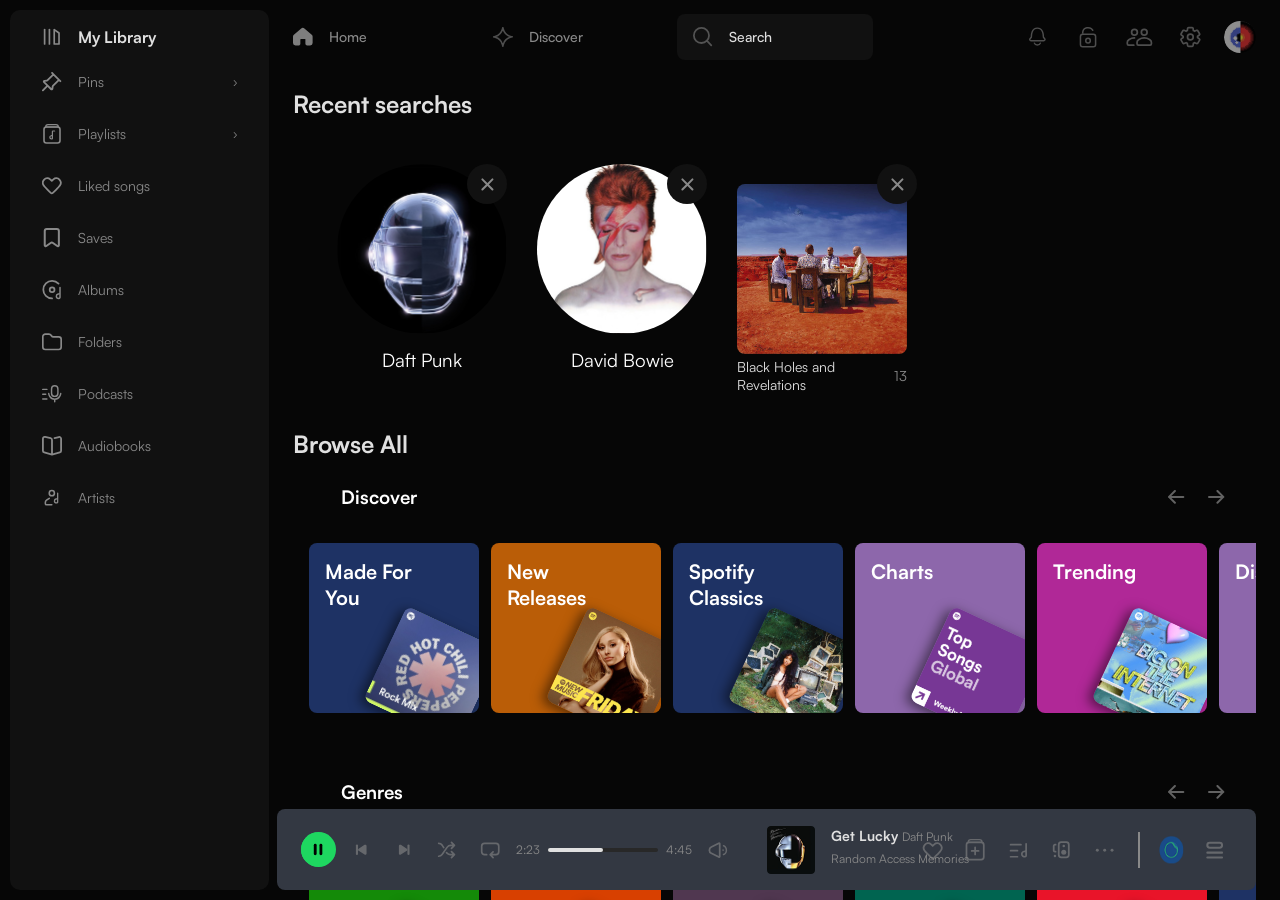
<file: html/search.html>
<!DOCTYPE html>
<html lang="en">
<head>
  <meta charset="UTF-8">
  <meta name="viewport" content="width=device-width, initial-scale=1.0">
  <title>Spotify</title>
  <link rel="stylesheet" href="../css/main.css">
</head>
<body>

  <input type="checkbox" id="player-popup" class="player-popup__input">

  <!-- App Wrapper -->
  <div class="app-wrapper">

    <!-- =============================================
         SIDEBAR — left navigation panel
         ============================================= -->
    <aside class="sidebar">

      <!-- Sidebar header: library title + action buttons -->
      <div class="sidebar-header">
        <a href="library.html" class="sidebar-header__left">
          <img src="../assets/icons/mylibrary.svg" alt="" class="sidebar-header__icon">
          <span class="sidebar-title">My Library</span>
        </a>
        <div class="sidebar-header__actions">
          <button class="sidebar-header__btn" aria-label="More">···</button>
          <button class="sidebar-header__btn" aria-label="Add">+</button>
        </div>
      </div>

      <!-- Sidebar navigation list -->
      <nav class="sidebar-nav">
        <ul class="sidebar-list">

          <!-- Pins link -->
          <li class="sidebar-item">
            <a href="#" class="sidebar-link">
              <img src="../assets/icons/pins.svg" alt="" class="sidebar-link__icon">
              <span class="sidebar-link__text">Pins</span>
              <span class="sidebar-link__arrow">›</span>
            </a>
          </li>

          <!-- Playlists — collapsible dropdown -->
          <li class="sidebar-item">
            <details class="sidebar-dropdown">
              <summary class="sidebar-link">
                <img src="../assets/icons/playlists.svg" alt="" class="sidebar-link__icon">
                <span class="sidebar-link__text">Playlists</span>
                <span class="sidebar-link__arrow">›</span>
              </summary>
              <!-- Playlist sub-items -->
              <ul class="sidebar-sublist">
                <li class="sidebar-subitem">
                  <a href="#" class="sidebar-sublink">
                    <img src="../assets/icons/playlists.svg" alt="" class="sidebar-link__icon">
                    <span>Chill stuff</span>
                  </a>
                </li>
                <li class="sidebar-subitem">
                  <a href="#" class="sidebar-sublink">
                    <img src="../assets/icons/playlists.svg" alt="" class="sidebar-link__icon">
                    <span>Rock n Roll</span>
                  </a>
                </li>
                <li class="sidebar-subitem">
                  <a href="#" class="sidebar-sublink">
                    <img src="../assets/icons/playlists.svg" alt="" class="sidebar-link__icon">
                    <span>The Jux Box</span>
                  </a>
                </li>
                <li class="sidebar-subitem">
                  <a href="#" class="sidebar-sublink">
                    <img src="../assets/icons/playlists.svg" alt="" class="sidebar-link__icon">
                    <span>Selected Linkin Park</span>
                  </a>
                </li>
                <li class="sidebar-subitem">
                  <a href="#" class="sidebar-sublink">
                    <img src="../assets/icons/playlists.svg" alt="" class="sidebar-link__icon">
                    <span>Vibe</span>
                  </a>
                </li>
              </ul>
            </details>
          </li>

          <!-- Liked Songs link -->
          <li class="sidebar-item">
            <a href="liked.songs.html" class="sidebar-link">
              <img src="../assets/icons/likedsongs.svg" alt="" class="sidebar-link__icon">
              <span class="sidebar-link__text">Liked songs</span>
            </a>
          </li>

          <!-- Saves link -->
          <li class="sidebar-item">
            <a href="#" class="sidebar-link">
              <img src="../assets/icons/saves.svg" alt="" class="sidebar-link__icon">
              <span class="sidebar-link__text">Saves</span>
            </a>
          </li>

          <!-- Albums link -->
          <li class="sidebar-item">
            <a href="#" class="sidebar-link">
              <img src="../assets/icons/albums.svg" alt="" class="sidebar-link__icon">
              <span class="sidebar-link__text">Albums</span>
            </a>
          </li>

          <!-- Folders link -->
          <li class="sidebar-item">
            <a href="#" class="sidebar-link">
              <img src="../assets/icons/folders.svg" alt="" class="sidebar-link__icon">
              <span class="sidebar-link__text">Folders</span>
            </a>
          </li>

          <!-- Podcasts link -->
          <li class="sidebar-item">
            <a href="#" class="sidebar-link">
              <img src="../assets/icons/podcasts.svg" alt="" class="sidebar-link__icon">
              <span class="sidebar-link__text">Podcasts</span>
            </a>
          </li>

          <!-- Audiobooks link -->
          <li class="sidebar-item">
            <a href="#" class="sidebar-link">
              <img src="../assets/icons/audiobooks.svg" alt="" class="sidebar-link__icon">
              <span class="sidebar-link__text">Audiobooks</span>
            </a>
          </li>

          <!-- Artists link -->
          <li class="sidebar-item">
            <a href="#" class="sidebar-link">
              <img src="../assets/icons/artists.svg" alt="" class="sidebar-link__icon">
              <span class="sidebar-link__text">Artists</span>
            </a>
          </li>

        </ul>
      </nav>
    </aside>
    <!-- END SIDEBAR -->

    <!-- =============================================
         MAIN AREA — top header + scrollable content
         ============================================= -->
    <div class="main-area">

      <!-- Top navigation header -->
      <header class="top-header">
        <nav class="header-nav">
          <a href="../index.html" class="header-nav__link">
            <img src="../assets/icons/home-active.svg" alt="" class="header-nav__icon">
            <span class="header-nav__text">Home</span>
          </a>
          <a href="discover.html" class="header-nav__link">
            <img src="../assets/icons/discover.svg" alt="" class="header-nav__icon">
            <span class="header-nav__text">Discover</span>
          </a>
          <!-- Active page: Search -->
          <a href="search.html" class="header-nav__link header-nav__link--active">
            <img src="../assets/icons/search.svg" alt="" class="header-nav__icon">
            <span class="header-nav__text">Search</span>
          </a>
        </nav>

        <!-- Header utility buttons (notifications, lock, friends, settings, avatar) -->
        <div class="header-actions">
          <button class="header-actions__btn" aria-label="Notifications">
            <img src="../assets/icons/notification.svg" alt="">
          </button>
          <button class="header-actions__btn header-actions__btn--lock" aria-label="Lock">
            <img src="../assets/icons/lock.svg" alt="">
          </button>
          <button class="header-actions__btn" aria-label="Friends">
            <img src="../assets/icons/friends.svg" alt="">
          </button>
          <button class="header-actions__btn" aria-label="Settings">
            <img src="../assets/icons/settings.svg" alt="">
          </button>
          <button class="header-actions__btn header-actions__btn--avatar" aria-label="Profile">
            <img src="../assets/icons/avatar.png" alt="Profile" class="header-avatar">
          </button>
        </div>
      </header>
      <!-- END TOP HEADER -->

      <!-- =============================================
           MAIN CONTENT — search results + browse sections
           ============================================= -->
      <main class="main-content">

        <!-- Mobile Search Header (visible on mobile only) -->
        <div class="search-mobile-header">
          <div class="search-mobile-header__field">
            <input type="text" placeholder="What do you want to play?" class="search-mobile-header__input">
            <img src="../assets/icons/search.svg" alt="" class="search-mobile-header__icon">
          </div>
          <button class="search-mobile-header__camera">
            <img src="../assets/icons/camera.svg" alt="">
          </button>
        </div>

       <!-- RECENT SEARCH SECTION -->
    <section class="recent_search-wrapper">
        <h2>Recent searches</h2>
        <div class="search_card-wrapper">
            <!-- CARD TYPE ROUND -->
            <div class="search_card">
              <div class="x-mark">
                <img src="../assets/icons/x.mark.svg" alt="Remove">
              </div>
              <img class="search_card-banner" src="../assets/images/daftpunk3.svg" alt="Daft Punk">
              <div class="search_card-title">
                <h3 class="artist">Daft Punk</h3>
              </div>
            </div>

            <!-- Round card: David Bowie (artist) -->
            <div class="search_card">
              <div class="x-mark">
                <img src="../assets/icons/x.mark.svg" alt="Remove">
              </div>
              <img class="search_card-banner" src="../assets/images/davidbowie.svg" alt="David Bowie">
              <div class="search_card-title">
                <h3 class="artist">David Bowie</h3>
              </div>
            </div>

            <!-- Square card: Black Holes — Muse (album) -->
           <div class="search_card-square pinned-card recent">
                <div class="x-mark">
                  <img src="../assets/icons/x.mark.svg" alt="Pinned">
                </div>
                <div class="card_wrapper">
                  <div class="second" style="background-color: rgba(98, 120, 177, 0.3)"></div>
                  <div class="third"  style="background-color: rgba(98, 120, 177, 0.15)"></div>
                  <div class="card_banner">
                    <img src="../assets/images/muse.svg" alt="">
                  </div>
                  <div class="card_content">
                    <div class="content_header">
                      <h4 class="card_title">Black Holes and Revelations</h4>
                      <h4 class="card_number" style="color: #898989;">13</h4>
                    </div>
                    <p class="card_text">Muse</p>
                  </div>
                </div>
              </div>

          </div>
        </section>
        <!-- END RECENT SEARCHES -->

        <!-- ==========================================
             BROWSE ALL SECTION
             ========================================== -->
        <section class="browse_all-wrapper">
          <h2>Browse All</h2>

          <!-- ------------------------------------------
               DISCOVER ROW — horizontally scrollable
               ------------------------------------------ -->
          <div class="browse_all-section">
            <div class="section-header">
              <h3 class="section-title">Discover</h3>
              <div class="section__controls">
                <!-- Scroll left -->
                <button class="arrow" onclick="document.getElementById('discover-row').scrollBy({left:-600, behavior:'smooth'})" aria-label="Scroll left">
                  <svg width="17" height="14" viewBox="0 0 17 14" fill="none" xmlns="http://www.w3.org/2000/svg">
                    <path d="M15.3224 6.90363L1.01029 6.90363M1.01029 6.90363L6.90353 12.7969M1.01029 6.90363L6.90353 1.01039" stroke="currentColor" stroke-width="2.02054" stroke-linecap="round" stroke-linejoin="round"/>
                  </svg>
                </button>
                <!-- Scroll right -->
                <button class="arrow" onclick="document.getElementById('discover-row').scrollBy({left:600, behavior:'smooth'})" aria-label="Scroll right">
                  <svg width="17" height="14" viewBox="0 0 17 14" fill="none" xmlns="http://www.w3.org/2000/svg">
                    <path d="M1.01025 6.90301H15.3224M15.3224 6.90301L9.42917 1.00977M15.3224 6.90301L9.42917 12.7963" stroke="currentColor" stroke-width="2.02054" stroke-linecap="round" stroke-linejoin="round"/>
                  </svg>
                </button>
              </div>
            </div>
            <div class="section-cards" id="discover-row">

              <!-- Card: Made For You -->
              <div class="card_2-wrapper" style="background-color: #1E3264;">
                <div class="card_2-header">
                  <h3 class="card_2-title">Made For <br>You</h3>
                </div>
                <div class="card_2-banner">
                  <img src="../assets/images/image 2.svg" alt="">
                </div>
              </div>

              <!-- Card: New Releases -->
              <div class="card_2-wrapper" style="background-color: #BA5D07;">
                <div class="card_2-header">
                  <h3 class="card_2-title">New <br>Releases</h3>
                </div>
                <div class="card_2-banner">
                  <img src="../assets/images/newrelease.png" alt="">
                </div>
              </div>

              <!-- Card: Spotify Classics -->
              <div class="card_2-wrapper" style="background-color: #1E3264;">
                <div class="card_2-header">
                  <h3 class="card_2-title">Spotify <br>Classics</h3>
                </div>
                <div class="card_2-banner">
                  <img src="../assets/images/spotifyclassics.png" alt="">
                </div>
              </div>

              <!-- Card: Charts -->
              <div class="card_2-wrapper" style="background-color: #8D67AB;">
                <div class="card_2-header">
                  <h3 class="card_2-title">Charts</h3>
                </div>
                <div class="card_2-banner">
                  <img src="../assets/images/charts.png" alt="">
                </div>
              </div>

              <!-- Card: Trending -->
              <div class="card_2-wrapper" style="background-color: #B02897;">
                <div class="card_2-header">
                  <h3 class="card_2-title">Trending</h3>
                </div>
                <div class="card_2-banner">
                  <img src="../assets/images/trending.png" alt="">
                </div>
              </div>

              <!-- Card: Discover -->
              <div class="card_2-wrapper" style="background-color: #8D67AB;">
                <div class="card_2-header">
                  <h3 class="card_2-title">Discover</h3>
                </div>
                <div class="card_2-banner">
                  <img src="../assets/images/discover.png" alt="">
                </div>
              </div>

              <!-- Card: Spotify Singles -->
              <div class="card_2-wrapper" style="background-color: #777777;">
                <div class="card_2-header">
                  <h3 class="card_2-title">Spotify <br>Singles</h3>
                </div>
                <div class="card_2-banner">
                  <img src="../assets/images/singles.png" alt="">
                </div>
              </div>

              <!-- Card: Decades -->
              <div class="card_2-wrapper" style="background-color: #BA5D07;">
                <div class="card_2-header">
                  <h3 class="card_2-title">Decades</h3>
                </div>
                <div class="card_2-banner">
                  <img src="../assets/images/decades.png" alt="">
                </div>
              </div>

            </div>
          </div>
          <!-- END DISCOVER ROW -->

          <!-- ------------------------------------------
               GENRES ROW — horizontally scrollable
               ------------------------------------------ -->
          <div class="browse_all-section">
            <div class="section-header">
              <h3 class="section-title">Genres</h3>
              <div class="section__controls">
                <button class="arrow" onclick="document.getElementById('genres-row').scrollBy({left:-600, behavior:'smooth'})" aria-label="Scroll left">
                  <svg width="17" height="14" viewBox="0 0 17 14" fill="none" xmlns="http://www.w3.org/2000/svg">
                    <path d="M15.3224 6.90363L1.01029 6.90363M1.01029 6.90363L6.90353 12.7969M1.01029 6.90363L6.90353 1.01039" stroke="currentColor" stroke-width="2.02054" stroke-linecap="round" stroke-linejoin="round"/>
                  </svg>
                </button>
                <button class="arrow" onclick="document.getElementById('genres-row').scrollBy({left:600, behavior:'smooth'})" aria-label="Scroll right">
                  <svg width="17" height="14" viewBox="0 0 17 14" fill="none" xmlns="http://www.w3.org/2000/svg">
                    <path d="M1.01025 6.90301H15.3224M15.3224 6.90301L9.42917 1.00977M15.3224 6.90301L9.42917 12.7963" stroke="currentColor" stroke-width="2.02054" stroke-linecap="round" stroke-linejoin="round"/>
                  </svg>
                </button>
              </div>
            </div>
            <div class="section-cards" id="genres-row">

              <div class="card_2-wrapper" style="background-color: #148A08;">
                <div class="card_2-header"><h3 class="card_2-title">Pop</h3></div>
                <div class="card_2-banner"><img src="../assets/images/pop.png" alt=""></div>
              </div>

              <div class="card_2-wrapper" style="background-color: #D84000;">
                <div class="card_2-header"><h3 class="card_2-title">Country</h3></div>
                <div class="card_2-banner"><img src="../assets/images/country.png" alt=""></div>
              </div>

              <div class="card_2-wrapper" style="background-color: #503750;">
                <div class="card_2-header"><h3 class="card_2-title">Hip-Hop</h3></div>
                <div class="card_2-banner"><img src="../assets/images/hiphop.png" alt=""></div>
              </div>

              <div class="card_2-wrapper" style="background-color: #006450;">
                <div class="card_2-header"><h3 class="card_2-title">Rock</h3></div>
                <div class="card_2-banner"><img src="../assets/images/rock.png" alt=""></div>
              </div>

              <div class="card_2-wrapper" style="background-color: #E91429;">
                <div class="card_2-header"><h3 class="card_2-title">Indie</h3></div>
                <div class="card_2-banner"><img src="../assets/images/indie.png" alt=""></div>
              </div>

              <div class="card_2-wrapper" style="background-color: #1E3264;">
                <div class="card_2-header"><h3 class="card_2-title">Punk</h3></div>
                <div class="card_2-banner"><img src="../assets/images/punk.png" alt=""></div>
              </div>

              <div class="card_2-wrapper" style="background-color: #E91429;">
                <div class="card_2-header"><h3 class="card_2-title">Metal</h3></div>
                <div class="card_2-banner"><img src="../assets/images/metal.png" alt=""></div>
              </div>

              <div class="card_2-wrapper" style="background-color: #537AA1;">
                <div class="card_2-header"><h3 class="card_2-title">Instrumental</h3></div>
                <div class="card_2-banner"><img src="../assets/images/instrumental.png" alt=""></div>
              </div>

            </div>
          </div>
          <!-- END GENRES ROW -->

          <!-- ------------------------------------------
               MOOD & ACTIVITY ROW — horizontally scrollable
               ------------------------------------------ -->
          <div class="browse_all-section">
            <div class="section-header">
              <h3 class="section-title">Mood &amp; Activity</h3>
              <div class="section__controls">
                <button class="arrow" onclick="document.getElementById('activity-row').scrollBy({left:-600, behavior:'smooth'})" aria-label="Scroll left">
                  <svg width="17" height="14" viewBox="0 0 17 14" fill="none" xmlns="http://www.w3.org/2000/svg">
                    <path d="M15.3224 6.90363L1.01029 6.90363M1.01029 6.90363L6.90353 12.7969M1.01029 6.90363L6.90353 1.01039" stroke="currentColor" stroke-width="2.02054" stroke-linecap="round" stroke-linejoin="round"/>
                  </svg>
                </button>
                <button class="arrow" onclick="document.getElementById('activity-row').scrollBy({left:600, behavior:'smooth'})" aria-label="Scroll right">
                  <svg width="17" height="14" viewBox="0 0 17 14" fill="none" xmlns="http://www.w3.org/2000/svg">
                    <path d="M1.01025 6.90301H15.3224M15.3224 6.90301L9.42917 1.00977M15.3224 6.90301L9.42917 12.7963" stroke="currentColor" stroke-width="2.02054" stroke-linecap="round" stroke-linejoin="round"/>
                  </svg>
                </button>
              </div>
            </div>
            <div class="section-cards" id="activity-row">

              <div class="card_2-wrapper" style="background-color: #1c3e94;">
                <div class="card_2-header"><h3 class="card_2-title">In the car</h3></div>
                <div class="card_2-banner"><img src="../assets/images/image 2.svg" alt=""></div>
              </div>

              <div class="card_2-wrapper" style="background-color: #DD138B;">
                <div class="card_2-header"><h3 class="card_2-title">Mood</h3></div>
                <div class="card_2-banner"><img src="../assets/images/image 2.svg" alt=""></div>
              </div>

              <div class="card_2-wrapper" style="background-color: #777777;">
                <div class="card_2-header"><h3 class="card_2-title">Workout</h3></div>
                <div class="card_2-banner"><img src="../assets/images/image 2.svg" alt=""></div>
              </div>

              <div class="card_2-wrapper" style="background-color: #D84000;">
                <div class="card_2-header"><h3 class="card_2-title">Chill</h3></div>
                <div class="card_2-banner"><img src="../assets/images/image 2.svg" alt=""></div>
              </div>

              <div class="card_2-wrapper" style="background-color: #1E3264;">
                <div class="card_2-header"><h3 class="card_2-title">Sleep</h3></div>
                <div class="card_2-banner"><img src="../assets/images/image 2.svg" alt=""></div>
              </div>

              <div class="card_2-wrapper" style="background-color: #537AA1;">
                <div class="card_2-header"><h3 class="card_2-title">Party</h3></div>
                <div class="card_2-banner"><img src="../assets/images/image 2.svg" alt=""></div>
              </div>

              <div class="card_2-wrapper" style="background-color: #537AA1;">
                <div class="card_2-header"><h3 class="card_2-title">At Home</h3></div>
                <div class="card_2-banner"><img src="../assets/images/image 2.svg" alt=""></div>
              </div>

              <div class="card_2-wrapper" style="background-color: #503750;">
                <div class="card_2-header"><h3 class="card_2-title">Focus</h3></div>
                <div class="card_2-banner"><img src="../assets/images/image 2.svg" alt=""></div>
              </div>

            </div>
          </div>
          <!-- END MOOD & ACTIVITY ROW -->

          <!-- ------------------------------------------
               ENTERTAINMENT — static (no scroll controls)
               ------------------------------------------ -->
          <div class="browse_all-section">
            <h3 class="section-title">Entertainment</h3>
            <div class="section-cards">

              <div class="card_2-wrapper" style="background-color: #E91429;">
                <div class="card_2-header"><h3 class="card_2-title">Netflix</h3></div>
                <div class="card_2-banner"><img src="../assets/images/image 2.svg" alt=""></div>
              </div>

              <div class="card_2-wrapper" style="background-color: #dd1367;">
                <div class="card_2-header"><h3 class="card_2-title">Anime</h3></div>
                <div class="card_2-banner"><img src="../assets/images/image 2.svg" alt=""></div>
              </div>

              <div class="card_2-wrapper" style="background-color: #2352af;">
                <div class="card_2-header"><h3 class="card_2-title">Disney</h3></div>
                <div class="card_2-banner"><img src="../assets/images/image 2.svg" alt=""></div>
              </div>

              <div class="card_2-wrapper" style="background-color: #dd1367;">
                <div class="card_2-header"><h3 class="card_2-title">Gaming</h3></div>
                <div class="card_2-banner"><img src="../assets/images/image 2.svg" alt=""></div>
              </div>

            </div>
          </div>
          <!-- END ENTERTAINMENT -->

          <!-- ------------------------------------------
               PODCASTS — static (no scroll controls)
               ------------------------------------------ -->
          <div class="browse_all-section">
            <h3 class="section-title">Podcasts</h3>
            <div class="section-cards">

              <div class="card_2-wrapper" style="background-color: #006450;">
                <div class="card_2-header"><h3 class="card_2-title">Podcasts</h3></div>
                <div class="card_2-banner"><img src="../assets/images/image 2.svg" alt=""></div>
              </div>

              <div class="card_2-wrapper" style="background-color: #2352af;">
                <div class="card_2-header"><h3 class="card_2-title">Podcast <br>Charts</h3></div>
                <div class="card_2-banner"><img src="../assets/images/image 2.svg" alt=""></div>
              </div>

              <div class="card_2-wrapper" style="background-color: #006450;">
                <div class="card_2-header"><h3 class="card_2-title">Podcast New <br>Releases</h3></div>
                <div class="card_2-banner"><img src="../assets/images/image 2.svg" alt=""></div>
              </div>

              <div class="card_2-wrapper" style="background-color: #E91429;">
                <div class="card_2-header"><h3 class="card_2-title">Video</h3></div>
                <div class="card_2-banner"><img src="../assets/images/image 2.svg" alt=""></div>
              </div>

            </div>
          </div>
          <!-- END PODCASTS -->

          <!-- ------------------------------------------
               AUDIOBOOKS — static (no scroll controls)
               ------------------------------------------ -->
          <div class="browse_all-section">
            <h3 class="section-title">Audiobooks</h3>
            <div class="section-cards">

              <div class="card_2-wrapper" style="background-color: #1E3264;">
                <div class="card_2-header"><h3 class="card_2-title">Audiobooks</h3></div>
                <div class="card_2-banner"><img src="../assets/images/image 2.svg" alt=""></div>
              </div>

              <div class="card_2-wrapper" style="background-color: #8D67AB;">
                <div class="card_2-header">
                  <h3 class="card_2-title">Sci-Fi &amp; <br>Fantasy <br>Essentials</h3>
                </div>
                <div class="card_2-banner"><img src="../assets/images/image 2.svg" alt=""></div>
              </div>

              <div class="card_2-wrapper" style="background-color: #503750;">
                <div class="card_2-header"><h3 class="card_2-title">Fiction &amp; <br>Literature</h3></div>
                <div class="card_2-banner"><img src="../assets/images/image 2.svg" alt=""></div>
              </div>

              <div class="card_2-wrapper" style="background-color: #1E3264;">
                <div class="card_2-header"><h3 class="card_2-title">Mystery &amp; <br>Thriller</h3></div>
                <div class="card_2-banner"><img src="../assets/images/image 2.svg" alt=""></div>
              </div>

              <div class="card_2-wrapper" style="background-color: #006450;">
                <div class="card_2-header"><h3 class="card_2-title">Self-Help</h3></div>
                <div class="card_2-banner"><img src="../assets/images/image 2.svg" alt=""></div>
              </div>

            </div>
          </div>
          <!-- END AUDIOBOOKS -->

        </section>
        <!-- END BROWSE ALL -->

      </main>
      <!-- END MAIN CONTENT -->

    </div>
    <!-- END MAIN AREA -->

  </div>
  <!-- END APP WRAPPER -->

  <!-- =============================================
       BOTTOM PLAYER — persistent playback bar
       ============================================= -->
  <footer class="player">
    <!-- CENTER visually: Track Info -->
    <label for="player-popup" class="player-left">
      <img src="../assets/images/get-lucky.png" alt="Get Lucky" class="player-cover">
      <div class="player-track">
        <a href="song.html">
          <span class="player-track__title">Get Lucky</span>
          <span class="player-track__artist">Daft Punk</span>
          <span class="player-track__album">Random Access Memories</span>
        </a>
      </div>
    </label>

    <!-- CENTER: playback controls + progress bar -->
    <div class="player-center">
      <div class="player-controls">
        <button class="player-btn player-btn--play" aria-label="Pause">
          <img src="../assets/icons/pause.svg" alt="">
        </button>
        <button class="player-btn" aria-label="Previous">
          <img src="../assets/icons/previous-song.svg" alt="">
        </button>
        <button class="player-btn" aria-label="Next">
          <img src="../assets/icons/next-song.svg" alt="">
        </button>
        <button class="player-btn" aria-label="Shuffle">
          <img src="../assets/icons/shuffle.svg" alt="">
        </button>
        <button class="player-btn" aria-label="Repeat">
          <img src="../assets/icons/repeat.svg" alt="">
        </button>
      </div>

      <!-- Progress bar with timestamps and volume -->
      <div class="player-progress">
        <span class="player-progress__time">2:23</span>
        <div class="player-progress__bar">
          <div class="player-progress__fill"></div>
        </div>
        <span class="player-progress__time">4:45</span>
        <button class="player-btn" aria-label="Volume">
          <img src="../assets/icons/sound.svg" alt="">
        </button>
      </div>
    </div>

    <!-- Mobile Actions (visible on mobile only) -->
    <div class="player-mobile-actions">
      <button class="player-btn" aria-label="Add to playlist">
        <img src="../assets/icons/add.svg" alt="">
      </button>
      <button class="player-btn" aria-label="Play">
        <img src="../assets/icons/play-mobile.svg" alt="">
      </button>
    </div>

    <!-- Mobile Progress Bar (visible on mobile only) -->
    <div class="player-mobile-progress">
      <div class="player-mobile-progress__fill"></div>
    </div>

    <!-- RIGHT visually: Actions -->
    <div class="player-right">
      <button class="player-btn" aria-label="Like">
        <img src="../assets/icons/pc-like.svg" alt="">
      </button>
      <button class="player-btn" aria-label="Add to playlist">
        <img src="../assets/icons/pc-playlist.svg" alt="">
      </button>
      <button class="player-btn" aria-label="Lyrics">
        <img src="../assets/icons/pc-lyrics.svg" alt="">
      </button>
      <button class="player-btn" aria-label="Connect to device">
        <img src="../assets/icons/speaker.svg" alt="">
      </button>
      <button class="player-btn" aria-label="More options">
        <img src="../assets/icons/pc-playing-more.svg" alt="">
      </button>

      <!-- DJ section: toggle opens a mini panel with DJ controls -->
      <div class="dj-section">

        <!-- Closed state: DJ icon acts as toggle label -->
        <label for="dj-toggle" class="player-btn dj-toggle__btn" aria-label="Open DJ">
          <img src="../assets/icons/DJ.png" alt="DJ">
        </label>

        <!-- Open state: expanded DJ control panel -->
        <div class="dj-panel">
          <button class="player-btn" aria-label="Skip">
            <img src="../assets/icons/dj-skip.svg" alt="">
          </button>
          <button class="player-btn" aria-label="Like">
            <img src="../assets/icons/like.svg" alt="">
          </button>
          <button class="player-btn" aria-label="Dislike">
            <img src="../assets/icons/dislike.svg" alt="">
          </button>
          <!-- Clicking the turn-off icon closes the DJ panel -->
          <label for="dj-toggle" class="player-btn" aria-label="Close DJ">
            <img src="../assets/icons/turn-off.svg" alt="">
          </label>
          <img src="../assets/icons/DJ.png" alt="DJ" class="dj-panel__dj-icon">
        </div>

        <!-- Queue button sits outside the DJ panel -->
        <button class="player-btn" aria-label="Queue">
          <img src="../assets/icons/pc-queue.svg" alt="">
        </button>

      </div>
      <!-- END DJ SECTION -->

    </div>
    <!-- END PLAYER RIGHT -->

  </footer>

  <!-- Bottom Navigation (Mobile only) -->
  <nav class="bottom-nav">
    <ul class="bottom-nav__list">
      <li>
        <a href="../index.html" class="bottom-nav__item">
          <img src="../assets/icons/home-active.svg" alt="" class="bottom-nav__icon bottom-nav__icon--active">
          <img src="../assets/icons/home.svg" alt="" class="bottom-nav__icon bottom-nav__icon--default">
          <span class="bottom-nav__label">Home</span>
        </a>
      </li>
      <li>
        <a href="#" class="bottom-nav__item">
          <img src="../assets/icons/discover-active.svg" alt="" class="bottom-nav__icon bottom-nav__icon--active">
          <img src="../assets/icons/discover.svg" alt="" class="bottom-nav__icon bottom-nav__icon--default">
          <span class="bottom-nav__label">Discover</span>
        </a>
      </li>
      <li>
        <a href="search.html" class="bottom-nav__item bottom-nav__item--active">
          <img src="../assets/icons/search-active.svg" alt="" class="bottom-nav__icon bottom-nav__icon--active">
          <img src="../assets/icons/search.svg" alt="" class="bottom-nav__icon bottom-nav__icon--default">
          <span class="bottom-nav__label">Search</span>
        </a>
      </li>
      <li>
        <a href="library.html" class="bottom-nav__item">
          <img src="../assets/icons/library-active.svg" alt="" class="bottom-nav__icon bottom-nav__icon--active">
          <img src="../assets/icons/mylibrary.svg" alt="" class="bottom-nav__icon bottom-nav__icon--default">
          <span class="bottom-nav__label">Library</span>
        </a>
      </li>
      <li>
        <a href="#" class="bottom-nav__item">
          <img src="../assets/icons/me-active.svg" alt="" class="bottom-nav__icon bottom-nav__icon--active">
          <img src="../assets/icons/me.svg" alt="" class="bottom-nav__icon bottom-nav__icon--default">
          <span class="bottom-nav__label">Me</span>
        </a>
      </li>
    </ul>
  </nav>

  <!-- Player Popup (Mobile only) -->
  <div class="player-popup">
    <div class="player-popup__top">
      <label for="player-popup" class="player-popup__close">
        <svg width="24" height="24" viewBox="0 0 24 24" fill="none">
          <path d="M6 9l6 6 6-6" stroke="currentColor" stroke-width="2" stroke-linecap="round" stroke-linejoin="round"/>
        </svg>
      </label>
      <div class="player-popup__source">
        <img src="../assets/icons/albums.svg" alt="">
        <span>Random Access Memories</span>
      </div>
      <div></div>
    </div>
    <img src="../assets/images/player-main.png" class="player-popup__cover" alt="Get Lucky">
    <div class="player-popup__info">
      <div class="player-popup__track">
        <span class="player-popup__title">Get Lucky</span>
        <span class="player-popup__artist">Daft Punk</span>
      </div>
      <div class="player-popup__track-btns">
        <button class="player-popup__btn"><img src="../assets/icons/heart.svg" alt=""></button>
        <button class="player-popup__btn"><img src="../assets/icons/pc-playlist.svg" alt=""></button>
      </div>
    </div>
    <div class="player-popup__progress">
      <input type="range" class="player-popup__range" min="0" max="100" value="50">
      <div class="player-popup__times">
        <span>2:23</span>
        <span>-0:45</span>
      </div>
    </div>
    <div class="player-popup__controls">
      <button class="player-popup__btn"><img src="../assets/icons/shuffle.svg" alt=""></button>
      <button class="player-popup__btn"><img src="../assets/icons/previous-song.svg" alt=""></button>
      <button class="player-popup__btn player-popup__btn--play"><img src="../assets/icons/Player-mobile.svg" alt=""></button>
      <button class="player-popup__btn"><img src="../assets/icons/next-song.svg" alt=""></button>
      <button class="player-popup__btn"><img src="../assets/icons/repeat.svg" alt=""></button>
    </div>
    <div class="player-popup__extras">
      <button class="player-popup__btn"><img src="../assets/icons/speaker.svg" alt=""></button>
      <button class="player-popup__btn"><img src="../assets/icons/upload.svg" alt=""></button>
      <button class="player-popup__btn"><img src="../assets/icons/pc-lyrics.svg" alt=""></button>
      <button class="player-popup__btn"><img src="../assets/icons/pc-queue.svg" alt=""></button>
      <button class="player-popup__btn"><img src="../assets/icons/pc-playing-more.svg" alt=""></button>
    </div>
  </div>

</body>
</html>
</file>
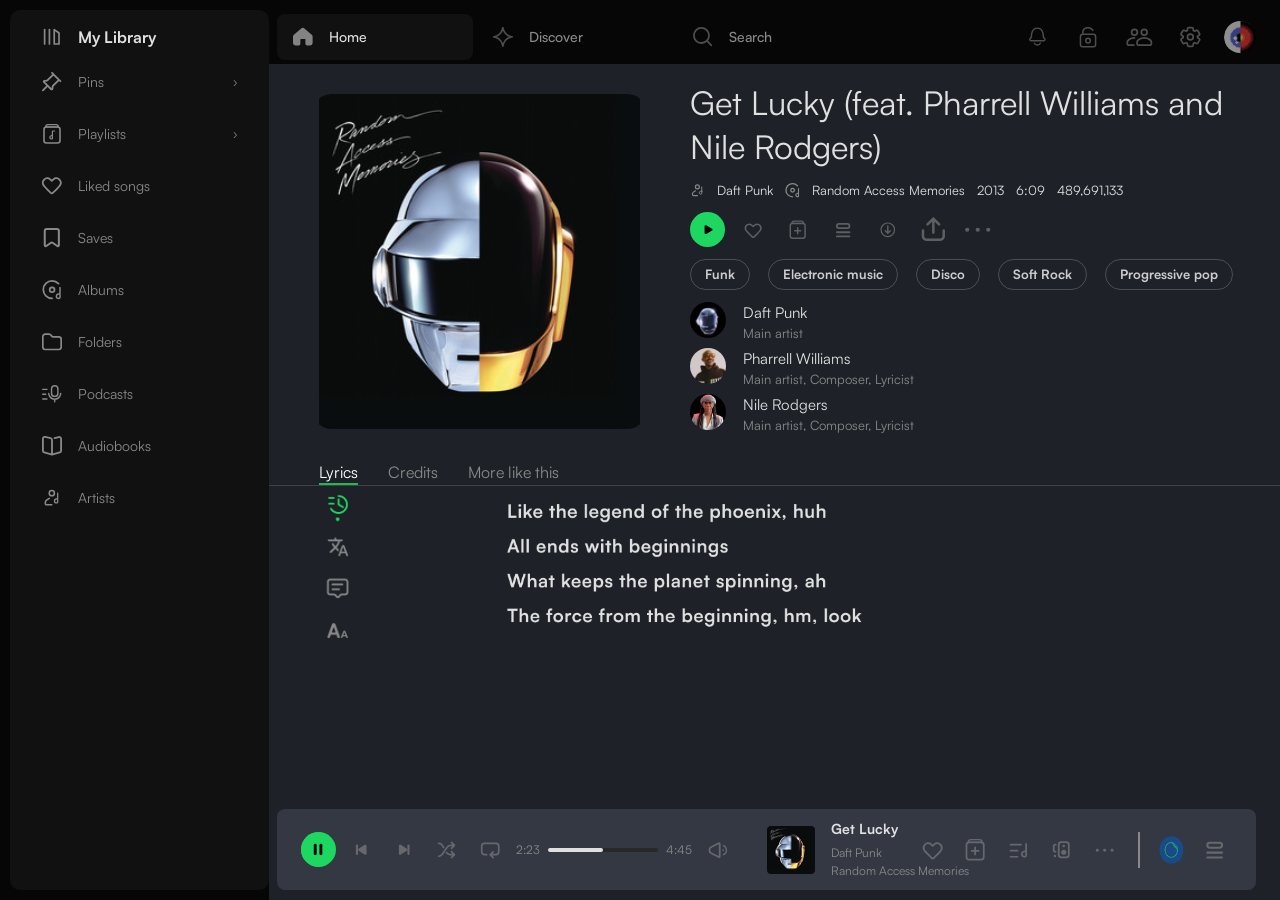
<file: html/song.html>
<!doctype html>
<html lang="en">
  <head>
    <meta charset="UTF-8" />
    <meta name="viewport" content="width=device-width, initial-scale=1.0" />
    <title>Spotify</title>
    <link rel="stylesheet" href="../css/main.css" />
  </head>
  <body>
    <!-- App Wrapper -->
    <div class="app-wrapper">
      <!-- Sidebar -->
      <aside class="sidebar">
        <div class="sidebar-header">
          <a href="library.html" class="sidebar-header__left">
            <img
              src="../assets/icons/mylibrary.svg"
              alt=""
              class="sidebar-header__icon"
            />
            <span class="sidebar-title">My Library</span>
          </a>
          <div class="sidebar-header__actions">
            <button class="sidebar-header__btn" aria-label="More">···</button>
            <button class="sidebar-header__btn" aria-label="Add">+</button>
          </div>
        </div>
        <nav class="sidebar-nav">
          <ul class="sidebar-list">
            <li class="sidebar-item">
              <a href="#" class="sidebar-link">
                <img
                  src="../assets/icons/pins.svg"
                  alt=""
                  class="sidebar-link__icon"
                />
                <span class="sidebar-link__text">Pins</span>
                <span class="sidebar-link__arrow">›</span>
              </a>
            </li>
            <li class="sidebar-item">
              <details class="sidebar-dropdown">
                <summary class="sidebar-link">
                  <img
                    src="../assets/icons/playlists.svg"
                    alt=""
                    class="sidebar-link__icon"
                  />
                  <span class="sidebar-link__text">Playlists</span>
                  <span class="sidebar-link__arrow">›</span>
                </summary>
                <ul class="sidebar-sublist">
                  <li class="sidebar-subitem">
                    <a href="#" class="sidebar-sublink">
                      <img
                        src="../assets/icons/playlists.svg"
                        alt=""
                        class="sidebar-link__icon"
                      />
                      <span>Chill stuff</span>
                    </a>
                  </li>
                  <li class="sidebar-subitem">
                    <a href="#" class="sidebar-sublink">
                      <img
                        src="../assets/icons/playlists.svg"
                        alt=""
                        class="sidebar-link__icon"
                      />
                      <span>Rock n Roll</span>
                    </a>
                  </li>
                  <li class="sidebar-subitem">
                    <a href="#" class="sidebar-sublink">
                      <img
                        src="../assets/icons/playlists.svg"
                        alt=""
                        class="sidebar-link__icon"
                      />
                      <span>The Jux Box</span>
                    </a>
                  </li>
                  <li class="sidebar-subitem">
                    <a href="#" class="sidebar-sublink">
                      <img
                        src="../assets/icons/playlists.svg"
                        alt=""
                        class="sidebar-link__icon"
                      />
                      <span>Selected Linkin Park</span>
                    </a>
                  </li>
                  <li class="sidebar-subitem">
                    <a href="#" class="sidebar-sublink">
                      <img
                        src="../assets/icons/playlists.svg"
                        alt=""
                        class="sidebar-link__icon"
                      />
                      <span>Vibe</span>
                    </a>
                  </li>
                </ul>
              </details>
            </li>
            <li class="sidebar-item">
              <a href="liked.songs.html" class="sidebar-link">
                <img
                  src="../assets/icons/likedsongs.svg"
                  alt=""
                  class="sidebar-link__icon"
                />
                <span class="sidebar-link__text">Liked songs</span>
              </a>
            </li>
            <li class="sidebar-item">
              <a href="#" class="sidebar-link">
                <img
                  src="../assets/icons/saves.svg"
                  alt=""
                  class="sidebar-link__icon"
                />
                <span class="sidebar-link__text">Saves</span>
              </a>
            </li>
            <li class="sidebar-item">
              <a href="#" class="sidebar-link">
                <img
                  src="../assets/icons/albums.svg"
                  alt=""
                  class="sidebar-link__icon"
                />
                <span class="sidebar-link__text">Albums</span>
              </a>
            </li>
            <li class="sidebar-item">
              <a href="#" class="sidebar-link">
                <img
                  src="../assets/icons/folders.svg"
                  alt=""
                  class="sidebar-link__icon"
                />
                <span class="sidebar-link__text">Folders</span>
              </a>
            </li>
            <li class="sidebar-item">
              <a href="#" class="sidebar-link">
                <img
                  src="../assets/icons/podcasts.svg"
                  alt=""
                  class="sidebar-link__icon"
                />
                <span class="sidebar-link__text">Podcasts</span>
              </a>
            </li>
            <li class="sidebar-item">
              <a href="#" class="sidebar-link">
                <img
                  src="../assets/icons/audiobooks.svg"
                  alt=""
                  class="sidebar-link__icon"
                />
                <span class="sidebar-link__text">Audiobooks</span>
              </a>
            </li>
            <li class="sidebar-item">
              <a href="#" class="sidebar-link">
                <img
                  src="../assets/icons/artists.svg"
                  alt=""
                  class="sidebar-link__icon"
                />
                <span class="sidebar-link__text">Artists</span>
              </a>
            </li>
          </ul>
        </nav>
      </aside>

      <!-- Main Area -->
      <div class="main-area">
        <!-- Top Header -->
        <header class="top-header">
          <nav class="header-nav">
            <a
              href="../index.html"
              class="header-nav__link header-nav__link--active"
            >
              <img
                src="../assets/icons/home-active.svg"
                alt=""
                class="header-nav__icon"
              />
              <span class="header-nav__text">Home</span>
            </a>
            <a href="discover.html" class="header-nav__link">
              <img
                src="../assets/icons/discover.svg"
                alt=""
                class="header-nav__icon"
              />
              <span class="header-nav__text">Discover</span>
            </a>
            <a href="../html/search.html" class="header-nav__link">
              <img
                src="../assets/icons/search.svg"
                alt=""
                class="header-nav__icon"
              />
              <span class="header-nav__text">Search</span>
            </a>
          </nav>
          <div class="header-actions">
            <button class="header-actions__btn" aria-label="Notifications">
              <img src="../assets/icons/notification.svg" alt="" />
            </button>
            <button
              class="header-actions__btn header-actions__btn--lock"
              aria-label="Lock"
            >
              <img src="../assets/icons/lock.svg" alt="" />
            </button>
            <button class="header-actions__btn" aria-label="Friends">
              <img src="../assets/icons/friends.svg" alt="" />
            </button>
            <button class="header-actions__btn" aria-label="Settings">
              <img src="../assets/icons/settings.svg" alt="" />
            </button>
            <button
              class="header-actions__btn header-actions__btn--avatar"
              aria-label="Profile"
            >
              <img
                src="../assets/icons/avatar.png"
                alt="Profile"
                class="header-avatar"
              />
            </button>
          </div>
        </header>

        <!-- Main Content -->
        <main>
          <section class="main-sec-wrapper">
            <section class="main-top-wrapper">
              <div class="song-cover">
                <img src="../assets/images/daftpunk.svg" alt="" />
              </div>
              <div class="song-details-wrapper">
                <span class="song-title"
                  >Get Lucky (feat. Pharrell Williams and Nile Rodgers)</span
                >

                <!-- -----------------------------------
              აქ  დეტალებია თავისი აიქონებით
              ----------------------------------- -->
                <div class="song-details">
                  <img src="../assets/icons/artists.svg" alt="" />
                  <span>Daft Punk</span>

                  <img src="../assets/icons/albums.svg" alt="" />
                  <a href="">Random Access Memories</a>

                  <span>2013</span>
                  <span>6:09</span>
                  <span>489,691,133</span>
                </div>

                <!-- ნავიგაციის აიქონები -->
                <div class="song-icons">
                  <button
                    class="player-btn player-btn--play"
                    aria-label="Pause"
                  >
                    <img src="../assets/icons/play.svg" alt="" />
                  </button>

                  <button class="player-btn" aria-label="Like">
                    <img src="../assets/icons/pc-like.svg" alt="" />
                  </button>

                  <button class="player-btn" aria-label="Add">
                    <img src="../assets/icons/pc-playlist.svg" alt="" />
                  </button>

                  <button class="player-btn" aria-label="Queue">
                    <img src="../assets/icons/pc-queue.svg" alt="" />
                  </button>

                  <button class="player-btn" aria-label="Download">
                    <img src="../assets/icons/icons big.svg" alt="" />
                  </button>

                  <button class="player-btn" aria-label="Share">
                    <img src="../assets/icons/Frame 6.svg" alt="" />
                  </button>

                  <button class="player-btn" aria-label="Etc">
                    <img src="../assets/icons/Frame 4.svg" alt="" />
                  </button>
                </div>
                <!--// !ნავიგაციის აიქონები// -->

                <!-- ------------------
            ჟანრების პანელი
            ------------------ -->

                <div class="genres">
                  <h3>Funk</h3>
                  <h3>Electronic music</h3>
                  <h3>Disco</h3>
                  <h3>Soft Rock</h3>
                  <h3>Progressive pop</h3>
                </div>

                <!-- ----------------
              SIMILAR ARTISTS
              ---------------- -->
                <div class="similar-wrapper">
                  <div class="similar-text">
                    <img src="../assets/images/daftpunk3.svg" alt="" />

                    <div>
                      <h4>Daft Punk</h4>
                      <h5>Main artist</h5>
                    </div>
                  </div>

                  <div class="similar-text">
                    <img
                      src="../assets/images/20759958bfec0c16fcb3ae7d38746d687a96ed11.png"
                      alt=""
                    />

                    <div>
                      <h4>Pharrell Williams</h4>
                      <h5>Main artist, Composer, Lyricist</h5>
                    </div>
                  </div>

                  <div class="similar-text">
                    <img src="../assets/images/nile-rodgers.png" alt="" />

                    <div>
                      <h4>Nile Rodgers</h4>
                      <h5>Main artist, Composer, Lyricist</h5>
                    </div>
                  </div>
                </div>
              </div>
            </section>
            <!-- -----------------
          main-top-wrapper END
          ----------------- -->

            <!-- -----------------
          main-bottom-wrapper START
          ----------------- -->

            <section class="main-bottom-wrapper">
              <div class="track-nav">
                <span class="first-bot-nav">Lyrics</span>
                <span>Credits</span>
                <span>More like this</span>
              </div>

              <div class="bottom-icn">
                <div class="bottom-icons-aside">
                  <!-- აიქონებს ჩავსვავ და allign გავასწორებ -->
                  <button class="button-icon">
                    <img src="../assets/icons/synced-lyrics.png" alt="" />
                  </button>
                  <button class="button-icon">
                    <img src="../assets/icons/translate.png" alt="" />
                  </button>
                  <button class="button-icon">
                    <img src="../assets/icons/notes.png" alt="" />
                  </button>
                  <button class="button-icon">
                    <img src="../assets/icons/font.png" alt="" />
                  </button>
                </div>

                <div class="lyrics">
                  <img src="../assets/images/lyrics.png" alt="" />
                </div>
              </div>
            </section>
          </section>
        </main>
      </div>
    </div>
    <!-- /.app-wrapper -->

    <!-- DJ Panel Toggle (checkbox hack) -->
    <input type="checkbox" id="dj-toggle" class="dj-toggle__input" />

    <!-- Bottom Player -->
    <footer class="player">
      <!-- CENTER visually: Track Info -->
      <div class="player-left">
        <img
          src="../assets/images/get-lucky.png"
          alt="Get Lucky"
          class="player-cover"
        />
        <div class="player-track">
          <a href="#"><span class="player-track__title">Get Lucky</span></a>
          <span class="player-track__artist">Daft Punk</span>
          <span class="player-track__album">Random Access Memories</span>
        </div>
      </div>

      <!-- LEFT visually: Controls + Progress -->
      <div class="player-center">
        <div class="player-controls">
          <button class="player-btn player-btn--play" aria-label="Pause">
            <img src="../assets/icons/pause.svg" alt="" />
          </button>
          <button class="player-btn" aria-label="Previous">
            <img src="../assets/icons/previous-song.svg" alt="" />
          </button>
          <button class="player-btn" aria-label="Next">
            <img src="../assets/icons/next-song.svg" alt="" />
          </button>
          <button class="player-btn" aria-label="Shuffle">
            <img src="../assets/icons/shuffle.svg" alt="" />
          </button>
          <button class="player-btn" aria-label="Repeat">
            <img src="../assets/icons/repeat.svg" alt="" />
          </button>
        </div>
        <div class="player-progress">
          <span class="player-progress__time">2:23</span>
          <div class="player-progress__bar">
            <div class="player-progress__fill"></div>
          </div>
          <span class="player-progress__time">4:45</span>
          <button class="player-btn" aria-label="Volume">
            <img src="../assets/icons/sound.svg" alt="" />
          </button>
        </div>
      </div>

      <!-- RIGHT visually: Actions -->
      <div class="player-right">
        <button class="player-btn" aria-label="Like">
          <img src="../assets/icons/pc-like.svg" alt="" />
        </button>
        <button class="player-btn" aria-label="Add">
          <img src="../assets/icons/pc-playlist.svg" alt="" />
        </button>
        <button class="player-btn" aria-label="Lyrics">
          <img src="../assets/icons/pc-lyrics.svg" alt="" />
        </button>
        <button class="player-btn" aria-label="Device">
          <img src="../assets/icons/speaker.svg" alt="" />
        </button>
        <button class="player-btn" aria-label="More">
          <img src="../assets/icons/pc-playing-more.svg" alt="" />
        </button>
        <div class="dj-section">
          <!-- Closed state: standalone DJ toggle -->
          <label
            for="dj-toggle"
            class="player-btn dj-toggle__btn"
            aria-label="DJ"
          >
            <img src="../assets/icons/DJ.png" alt="" />
          </label>
          <!-- Open state: panel with controls + DJ icon inside -->
          <div class="dj-panel">
            <button class="player-btn" aria-label="Skip">
              <img src="../assets/icons/dj-skip.svg" alt="" />
            </button>
            <button class="player-btn" aria-label="Like">
              <img src="../assets/icons/like.svg" alt="" />
            </button>
            <button class="player-btn" aria-label="Dislike">
              <img src="../assets/icons/dislike.svg" alt="" />
            </button>
            <label for="dj-toggle" class="player-btn" aria-label="Disconnect">
              <img src="../assets/icons/turn-off.svg" alt="" />
            </label>
            <img
              src="../assets/icons/DJ.png"
              alt=""
              class="dj-panel__dj-icon"
            />
          </div>
          <button class="player-btn" aria-label="Queue">
            <img src="../assets/icons/pc-queue.svg" alt="" />
          </button>
        </div>
      </div>
    </footer>
  </body>
</html>
</file>
<file: css/main.css>
@charset "UTF-8";
@font-face {
  font-family: "Satoshi";
  src: url("../assets/fonts/Satoshi-Regular.woff2") format("woff2");
  font-weight: 400;
  font-style: normal;
}
@font-face {
  font-family: "Satoshi";
  src: url("../assets/fonts/Satoshi-Medium.woff2") format("woff2");
  font-weight: 500;
  font-style: normal;
}
@font-face {
  font-family: "Satoshi";
  src: url("../assets/fonts/Satoshi-Bold.woff2") format("woff2");
  font-weight: 700;
  font-style: normal;
}
@font-face {
  font-family: "Satoshi";
  src: url("../assets/fonts/Satoshi-Black.woff2") format("woff2");
  font-weight: 900;
  font-style: normal;
}
*,
*::before,
*::after {
  margin: 0;
  padding: 0;
  box-sizing: border-box;
}

html {
  font-size: 16px;
  scroll-behavior: smooth;
}

body {
  font-family: "Satoshi", "Helvetica Neue", Arial, sans-serif;
  background-color: #060606;
  color: #e0e0e0;
  min-height: 100vh;
  overflow-x: hidden;
}

a {
  text-decoration: none;
  color: inherit;
}

ul,
ol {
  list-style: none;
}

img {
  max-width: 100%;
  display: block;
}

button {
  border: none;
  background: none;
  cursor: pointer;
  font-family: "Satoshi", "Helvetica Neue", Arial, sans-serif;
  color: inherit;
}

input {
  border: none;
  outline: none;
  font-family: "Satoshi", "Helvetica Neue", Arial, sans-serif;
}

.app-wrapper {
  display: flex;
  height: 100vh;
  overflow: hidden;
  background-color: #060606;
}

.sidebar {
  width: 259px;
  height: 100%;
  flex-shrink: 0;
}

.main-area {
  display: flex;
  flex-direction: column;
  flex: 1;
  height: 100%;
  overflow: hidden;
  padding-top: 10px;
}

.main-content {
  flex: 1;
  overflow-y: auto;
  padding: 24px;
  padding-bottom: 81px;
}

@media (max-width: 768px) {
  .app-wrapper {
    flex-direction: column;
    height: auto;
    overflow: visible;
  }
  .main-area {
    padding-top: 0;
    width: 100%;
  }
  .main-content {
    padding-top: 0;
    padding-bottom: calc(61px + 95px + 16px);
  }
}
.sidebar {
  width: 259px;
  height: calc(100vh - 20px);
  background-color: #111111;
  display: flex;
  flex-direction: column;
  flex-shrink: 0;
  padding: 0 16px 16px;
  border-radius: 10px;
  margin: 10px 0 10px 10px;
  overflow-y: auto;
}

.sidebar-header {
  display: flex;
  align-items: center;
  justify-content: space-between;
  height: 54px;
  padding: 0 16px;
}
.sidebar-header__left {
  display: flex;
  align-items: center;
  gap: 16px;
  color: #e0e0e0;
  font-weight: 700;
  font-size: 16px;
  cursor: pointer;
  text-decoration: none;
}
.sidebar-header__left:hover {
  color: #fff;
}
.sidebar-header__icon {
  width: 20px;
  height: 20px;
}
.sidebar-header__actions {
  display: flex;
  align-items: center;
  gap: 16px;
  opacity: 0;
  transition: opacity 0.2s ease;
}
.sidebar-header__btn {
  color: #898989;
  font-size: 16px;
  padding: 4px;
}
.sidebar-header__btn:hover {
  color: #e0e0e0;
}
.sidebar-header:hover .sidebar-header__actions {
  opacity: 1;
}

.sidebar-list {
  display: flex;
  flex-direction: column;
  gap: 16px;
}

.sidebar-link {
  display: flex;
  align-items: center;
  gap: 16px;
  padding: 8px 16px;
  border-radius: 8px;
  color: #898989;
  font-size: 14px;
  transition: all 0.2s ease;
}
.sidebar-link__icon {
  width: 20px;
  height: 20px;
  flex-shrink: 0;
}
.sidebar-link__text {
  flex: 1;
}
.sidebar-link__arrow {
  margin-left: auto;
  font-size: 12px;
}
.sidebar-link:hover {
  color: #e0e0e0;
  background-color: #282828;
}

.sidebar-item--active {
  color: #e0e0e0;
  background-color: #282828;
}

.sidebar-dropdown summary {
  list-style: none;
}
.sidebar-dropdown summary::-webkit-details-marker {
  display: none;
}
.sidebar-dropdown[open] .sidebar-link__arrow {
  transform: rotate(90deg);
  transition: transform 0.2s ease;
}
.sidebar-dropdown .sidebar-link__arrow {
  transition: transform 0.2s ease;
}

.sidebar-sublist {
  display: flex;
  flex-direction: column;
  gap: 4px;
  padding-left: 24px;
  margin-top: 4px;
}

.sidebar-sublink {
  display: flex;
  align-items: center;
  gap: 16px;
  padding: 4px 16px;
  border-radius: 8px;
  color: #898989;
  font-size: 14px;
  transition: all 0.2s ease;
}
.sidebar-sublink:hover {
  color: #e0e0e0;
  background-color: #282828;
}

@media (max-width: 768px) {
  .sidebar {
    display: none;
  }
}
.top-header {
  display: flex;
  align-items: center;
  justify-content: space-between;
  height: 54px;
  padding: 0 24px 0 8px;
  background-color: #060606;
  flex-shrink: 0;
  position: sticky;
  top: 0;
  z-index: 10;
}

.header-nav {
  display: flex;
  align-items: center;
  gap: 4px;
}
.header-nav__link {
  display: flex;
  align-items: center;
  gap: 16px;
  padding: 8px 16px;
  border-radius: 8px;
  color: #898989;
  font-size: 14px;
  font-weight: 500;
  transition: all 0.2s ease;
  width: 196px;
  height: 46px;
}
.header-nav__link:hover {
  color: #e0e0e0;
}
.header-nav__link:hover .header-nav__icon {
  opacity: 0.88;
}
.header-nav__link--active {
  color: #e0e0e0;
  background-color: #111111;
}
.header-nav__icon {
  width: 20px;
  height: 20px;
  opacity: 0.55;
  transition: opacity 0.2s ease;
}

.header-actions {
  display: flex;
  align-items: center;
  gap: 16px;
}
.header-actions__btn {
  display: flex;
  align-items: center;
  justify-content: center;
  width: 35px;
  height: 35px;
  border-radius: 50%;
  color: #898989;
  transition: all 0.2s ease;
}
.header-actions__btn img {
  width: 35px;
  height: 35px;
  opacity: 0.55;
  transition: opacity 0.2s ease;
}
.header-actions__btn:hover img {
  opacity: 0.88;
}
.header-actions__btn--avatar {
  width: 32px;
  height: 32px;
  padding: 0;
  overflow: hidden;
}
.header-actions__btn--lock:active img, .header-actions__btn--lock:focus img {
  filter: invert(68%) sepia(71%) saturate(529%) hue-rotate(96deg) brightness(96%) contrast(96%);
}

.header-avatar {
  width: 32px;
  height: 32px;
  border-radius: 50%;
  -o-object-fit: cover;
     object-fit: cover;
}

.filters {
  display: flex;
  align-items: center;
  gap: 8px;
  margin-bottom: 24px;
}

.filters__options {
  margin-left: auto;
}
.filters__options img {
  width: 20px;
  height: 20px;
  opacity: 0.7;
}
.filters__options:hover img {
  opacity: 1;
}

.filter-chip {
  padding: 8px 15px;
  border-radius: 8px;
  background: #282828;
  color: #898989;
  font-size: 14px;
  font-weight: 500;
  transition: all 0.2s ease;
}
.filter-chip:hover {
  background: #3a3a3a;
  color: #e0e0e0;
}
.filter-chip--active {
  background: #e0e0e0;
  color: #000;
}
.filter-chip--active:hover {
  background: #cacaca;
}

@media (max-width: 768px) {
  .top-header {
    display: none;
  }
  .filters {
    position: sticky;
    top: 0;
    z-index: 10;
    background: #060606;
    padding: 13px 0;
    margin-bottom: 0;
  }
  .filter-chip:first-child {
    display: none;
  }
}
.player {
  position: fixed;
  bottom: 10px;
  left: calc(259px + 10px + 8px);
  right: 24px;
  height: 81px;
  background-color: #333842;
  border-radius: 8px;
  display: flex;
  align-items: center;
  padding: 0 24px;
  gap: 32px;
  z-index: 100;
}

.player-center {
  order: -1;
  display: flex;
  flex-direction: row;
  align-items: center;
  gap: 8px;
  flex: 2;
}

.player-left {
  display: flex;
  align-items: center;
  gap: 16px;
  flex: 1;
}

.player-right {
  display: flex;
  align-items: center;
  gap: 8px;
  flex: 1;
  min-width: 0;
  justify-content: flex-end;
  overflow: visible;
}

.player-controls {
  display: flex;
  align-items: center;
  gap: 8px;
  flex-shrink: 0;
}

.player-btn {
  display: flex;
  align-items: center;
  justify-content: center;
  color: #898989;
  transition: all 0.2s ease;
  width: 40px;
  height: 40px;
  flex-shrink: 0;
}
.player-btn img {
  width: 40px;
  height: 40px;
  opacity: 0.6;
  transition: opacity 0.2s ease;
}
.player-btn:hover img {
  opacity: 1;
}
.player-btn--play {
  width: 40px;
  height: 40px;
  border-radius: 50%;
  background-color: #1ed760;
  color: #000;
}
.player-btn--play img {
  opacity: 1;
}
.player-btn--play:hover {
  transform: scale(1.05);
  background-color: #1fdf64;
}
.player-btn--separator {
  margin-left: 8px;
  padding-left: 8px;
  border-left: 1px solid #202020;
  width: auto;
}

.player-cover {
  width: 48px;
  height: 48px;
  border-radius: 4px;
  -o-object-fit: cover;
     object-fit: cover;
  flex-shrink: 0;
}

.player-track {
  display: flex;
  flex-direction: column;
  gap: 2px;
  min-width: 0;
}
.player-track__title {
  font-size: 14px;
  font-weight: 600;
  color: #e0e0e0;
  overflow: hidden;
  white-space: nowrap;
  text-overflow: ellipsis;
}
.player-track__artist {
  font-size: 12px;
  color: #898989;
  overflow: hidden;
  white-space: nowrap;
  text-overflow: ellipsis;
}
.player-track__album {
  font-size: 12px;
  color: #898989;
  overflow: hidden;
  white-space: nowrap;
  text-overflow: ellipsis;
}

.player-progress {
  display: flex;
  align-items: center;
  gap: 8px;
  flex: 1;
}
.player-progress__bar {
  flex: 1;
  height: 4px;
  background-color: #282828;
  border-radius: 50px;
  cursor: pointer;
}
.player-progress__bar:hover .player-progress__fill {
  background-color: #e0e0e0;
}
.player-progress__fill {
  height: 100%;
  width: 50%;
  background-color: #e0e0e0;
  border-radius: 50px;
  transition: width 0.1s linear;
}
.player-progress__time {
  font-size: 12px;
  color: #898989;
  flex-shrink: 0;
}

.dj-toggle__input {
  display: none;
}

.dj-section {
  position: relative;
  display: flex;
  align-items: center;
  gap: 8px;
  flex-shrink: 0;
  padding-left: 16px;
  margin-left: 8px;
}
.dj-section::before {
  content: "";
  position: absolute;
  left: 0;
  top: 50%;
  transform: translateY(-50%);
  width: 2px;
  height: 36px;
  background-color: #898989;
}

.dj-toggle__btn {
  width: auto;
}

.dj-panel {
  display: none;
  align-items: center;
  gap: 8px;
  background-color: rgba(9, 89, 183, 0.2);
  border-radius: 50px;
  padding: 8px 16px;
}

.dj-panel__dj-icon {
  width: 40px;
  height: 40px;
  -o-object-fit: contain;
     object-fit: contain;
  flex-shrink: 0;
}

.dj-toggle__input:checked ~ .player .dj-panel {
  display: flex;
}

.dj-toggle__input:checked ~ .player .dj-toggle__btn {
  display: none;
}

.player-volume {
  width: 80px;
}
.player-volume__bar {
  height: 4px;
  background-color: #282828;
  border-radius: 50px;
  cursor: pointer;
}
.player-volume__fill {
  height: 100%;
  width: 70%;
  background-color: #e0e0e0;
  border-radius: 50px;
}

.player-mobile-actions {
  display: none;
}

.player-mobile-progress {
  display: none;
}

@media (max-width: 768px) {
  .player {
    bottom: calc(95px + 1px);
    left: 16px;
    right: 16px;
    height: 61px;
    border-radius: 10px;
    padding: 0 16px;
    gap: 16px;
    overflow: hidden;
  }
  .player-center {
    display: none;
  }
  .player-right {
    display: none;
  }
  .player-left {
    flex: 1;
    min-width: 0;
  }
  .player-track__album {
    display: none;
  }
  .player-cover {
    width: 40px;
    height: 40px;
    border-radius: 3px;
  }
  .player-mobile-actions {
    display: flex;
    align-items: center;
    gap: 8px;
    flex-shrink: 0;
  }
  .player-mobile-actions img {
    width: 28px;
    height: 28px;
    opacity: 0.8;
  }
  .player-mobile-actions .player-btn:last-child img {
    width: 20px;
    height: 20px;
  }
  .player-mobile-progress {
    display: block;
    position: absolute;
    bottom: 0;
    left: 16px;
    right: 16px;
    height: 2px;
    background: #282828;
    border-radius: 50px;
  }
  .player-mobile-progress__fill {
    width: 50%;
    height: 100%;
    background: #e0e0e0;
    border-radius: 50px;
  }
}
.bottom-nav {
  display: none;
}
@media (max-width: 768px) {
  .bottom-nav {
    display: flex;
    align-items: center;
    position: fixed;
    bottom: 0;
    left: 0;
    right: 0;
    height: 95px;
    background: linear-gradient(to bottom, rgba(6, 6, 6, 0.7) 0%, #060606 40%);
    z-index: 200;
    padding-bottom: 10px;
  }
}

.bottom-nav__list {
  display: flex;
  width: 100%;
  justify-content: space-around;
  align-items: center;
}

.bottom-nav__item {
  display: flex;
  flex-direction: column;
  align-items: center;
  gap: 4px;
  text-decoration: none;
  color: #898989;
}
.bottom-nav__item--active {
  color: #e0e0e0;
}
.bottom-nav__item--active .bottom-nav__icon--default {
  display: none;
}
.bottom-nav__item--active .bottom-nav__icon--active {
  display: block;
}
.bottom-nav__item:not(.bottom-nav__item--active) .bottom-nav__icon--active {
  display: none;
}

.bottom-nav__icon {
  width: 24px;
  height: 24px;
}

.bottom-nav__label {
  font-size: 10px;
  font-weight: 500;
}

.bottom-nav__icon[src*=search-active] {
  width: 20px;
  height: 20px;
}

.player-popup__input {
  display: none;
}

.player-popup {
  display: none;
}

@media (max-width: 768px) {
  .player-popup {
    display: flex;
    flex-direction: column;
    position: fixed;
    top: 0;
    left: 0;
    right: 0;
    bottom: 0;
    z-index: 400;
    background: linear-gradient(to bottom, #3b414d, #272b33);
    padding: 20px 16px 16px;
    transform: translateY(100%);
    transition: transform 0.35s ease;
    overflow-y: auto;
  }
  .player-popup__input:checked ~ .player-popup {
    transform: translateY(0);
  }
  .player-popup__top {
    display: flex;
    align-items: center;
    justify-content: space-between;
    margin-bottom: 24px;
  }
  .player-popup__close {
    cursor: pointer;
    display: flex;
    align-items: center;
    justify-content: center;
    width: 36px;
    height: 36px;
    color: #e0e0e0;
    opacity: 0.8;
  }
  .player-popup__close:hover {
    opacity: 1;
  }
  .player-popup__source {
    display: flex;
    align-items: center;
    gap: 6px;
    color: #e0e0e0;
    font-size: 12px;
    font-weight: 600;
  }
  .player-popup__source img {
    width: 16px;
    height: 16px;
    opacity: 0.8;
  }
  .player-popup__cover {
    width: 100%;
    aspect-ratio: 1/1;
    -o-object-fit: cover;
       object-fit: cover;
    border-radius: 8px;
    margin-bottom: 24px;
  }
  .player-popup__info {
    display: flex;
    align-items: center;
    justify-content: space-between;
    margin-bottom: 20px;
  }
  .player-popup__track {
    display: flex;
    flex-direction: column;
    gap: 4px;
    min-width: 0;
  }
  .player-popup__title {
    font-size: 20px;
    font-weight: 700;
    color: #e0e0e0;
  }
  .player-popup__artist {
    font-size: 14px;
    color: #898989;
  }
  .player-popup__track-btns {
    display: flex;
    align-items: center;
    gap: 8px;
    flex-shrink: 0;
  }
  .player-popup__track-btns img[src*=heart] {
    width: 28px;
    height: 28px;
    opacity: 1;
    filter: brightness(0) saturate(100%) invert(57%) sepia(0%) saturate(0%) hue-rotate(0deg) brightness(95%) contrast(85%);
  }
  .player-popup__progress {
    margin-bottom: 8px;
  }
  .player-popup__range {
    width: 100%;
    height: 4px;
    -webkit-appearance: none;
    -moz-appearance: none;
         appearance: none;
    background: rgba(255, 255, 255, 0.3);
    border-radius: 50px;
    outline: none;
    cursor: pointer;
  }
  .player-popup__range::-webkit-slider-thumb {
    -webkit-appearance: none;
    appearance: none;
    width: 14px;
    height: 14px;
    border-radius: 50%;
    background: #e0e0e0;
    cursor: pointer;
  }
  .player-popup__range::-moz-range-thumb {
    width: 14px;
    height: 14px;
    border-radius: 50%;
    background: #e0e0e0;
    cursor: pointer;
    border: none;
  }
  .player-popup__times {
    display: flex;
    justify-content: space-between;
    margin-top: 6px;
    font-size: 12px;
    color: #898989;
  }
  .player-popup__controls {
    display: flex;
    align-items: center;
    justify-content: space-between;
    margin: 16px 0 24px;
  }
  .player-popup__extras {
    display: flex;
    align-items: center;
    justify-content: space-around;
  }
  .player-popup__extras img[src*=upload] {
    width: 22px;
    height: 22px;
  }
  .player-popup__btn {
    background: none;
    border: none;
    cursor: pointer;
    display: flex;
    align-items: center;
    justify-content: center;
    padding: 4px;
  }
  .player-popup__btn img {
    width: 40px;
    height: 40px;
    opacity: 0.7;
  }
  .player-popup__btn:hover img {
    opacity: 1;
  }
  .player-popup__btn--play {
    background: none;
    border-radius: 0;
    padding: 0;
  }
  .player-popup__btn--play img {
    width: 60px;
    height: 60px;
    opacity: 1;
    filter: none;
  }
}
.card_2-wrapper {
  width: 170px;
  height: 170px;
  border-radius: 8px;
  position: relative;
  overflow: hidden;
  transition: transform 0.3s ease, background-color 0.3s ease;
  z-index: 1;
}
.card_2-wrapper:hover {
  transform: scale(1.03);
  background-color: #243d8a;
}
.card_2-wrapper:hover .card_2-banner {
  transform: rotate(20deg) scale(1.08);
}

.card_2-header {
  padding: 10px;
  font-size: 24px;
  color: #FFFFFF;
  position: relative;
  z-index: 2;
}

.card_2-banner {
  width: 104.27px;
  height: 104.27px;
  border-radius: 8px;
  -o-object-fit: cover;
     object-fit: cover;
  overflow: hidden;
  position: absolute;
  bottom: -10px;
  right: -10px;
  transform: rotate(30deg);
  box-shadow: -4px 4px 12px rgba(0, 0, 0, 0.5);
  transition: transform 0.4s ease;
  z-index: 1;
}

@media (max-width: 768px) {
  .section-cards {
    display: grid;
    grid-template-columns: repeat(2, 1fr);
    gap: 16px;
    padding: 0 16px;
    overflow-x: hidden;
  }
  .section__controls {
    display: none;
  }
  .card_2-wrapper {
    width: 100%;
    height: 100px;
  }
  .card_2-header {
    font-size: 16px;
  }
  .card_2-banner {
    width: 75px;
    height: 75px;
    bottom: -10px;
    right: -10px;
  }
  .recent_search-wrapper {
    display: none;
  }
}
.search_card-square .card_wrapper:hover {
  transform: none !important;
}
.search_card-square:hover .second,
.search_card-square:hover .third {
  opacity: 1;
}

.search_card-wrapper {
  display: flex;
  align-items: flex-start;
  margin: 24px;
  gap: 30px;
  overflow-x: auto;
  overflow-y: hidden;
  padding: 20px;
}
.search_card-wrapper::-webkit-scrollbar {
  display: none;
}

.search_card {
  flex-shrink: 0;
  position: relative;
  background-color: transparent;
  width: 170px;
  height: 205px;
  text-align: center;
  transition: transform 0.3s ease;
}
.search_card:hover {
  transform: scale(1.05);
}
.search_card:hover .search_card-banner {
  box-shadow: 0 8px 24px rgba(0, 0, 0, 0.6);
}

.search_card-square {
  flex-shrink: 0;
  position: relative;
  width: 170px;
  height: 230px;
  background-color: transparent;
  transition: transform 0.3s ease;
}
.search_card-square:hover {
  transform: scale(1.03);
}
.search_card-square:hover .search_card-rectangle {
  box-shadow: 0 8px 24px rgba(0, 0, 0, 0.6);
}
.search_card-square:hover .hover-square {
  opacity: 1;
}

.recent {
  margin-top: -10px;
}
.recent .x-mark {
  top: 10px;
  right: -10px;
}

.search_card-banner {
  width: 100%;
  height: 170px;
  border-radius: 50%;
  -o-object-fit: cover;
     object-fit: cover;
  transition: box-shadow 0.3s ease;
}

.x-mark {
  position: absolute;
  top: 0;
  right: 0;
  width: 40px;
  height: 40px;
  background-color: #111111;
  border-radius: 50%;
  display: flex;
  align-items: center;
  justify-content: center;
  z-index: 2;
  transition: opacity 0.2s ease;
}
.search_card:hover .x-mark, .search_card-square:hover .x-mark {
  opacity: 1;
}

.search_card-title {
  margin-top: 13px;
  text-align: center;
}

.artist {
  overflow: hidden;
  white-space: nowrap;
  text-overflow: ellipsis;
  color: #FFFFFF;
  font-weight: 400;
}

.browse_all-section {
  margin-bottom: 32px;
}

.section-header {
  display: flex;
  align-items: center;
  justify-content: space-between;
  padding: 0 24px;
}

.section-title {
  margin: 24px;
  color: #FFFFFF;
  font-weight: 600;
}

.section__controls {
  display: flex;
  align-items: center;
  justify-content: center;
  gap: 8px;
}

.arrow {
  display: flex;
  align-items: center;
  justify-content: center;
  background: none;
  border: none;
  color: #FFFFFF;
  cursor: pointer;
  padding: 4px;
  width: 32px;
  height: 32px;
  font-size: 20px;
  opacity: 0.7;
  transition: opacity 0.2s ease;
}
.arrow:hover {
  opacity: 1;
}

.section-cards {
  display: flex;
  gap: 12px;
  padding: 10px 16px;
  overflow-x: auto;
}
.section-cards::-webkit-scrollbar {
  display: none;
}

.card_2-wrapper {
  flex-shrink: 0;
  flex-grow: 0;
  position: relative;
  width: 170px;
  height: 170px;
  border-radius: 8px;
  overflow: hidden;
  cursor: pointer;
  transition: transform 0.2s ease;
}
.card_2-wrapper:hover {
  transform: scale(1.03);
}

.card_2-header {
  position: relative;
  z-index: 2;
  padding: 16px;
}

.card_2-title {
  overflow: hidden;
  white-space: nowrap;
  text-overflow: ellipsis;
  color: #FFFFFF;
  font-size: 20px;
  font-weight: 700;
  line-height: 1.3;
}

.card_2-banner {
  position: absolute;
  bottom: 0;
  right: 0;
  width: 104.27px;
  height: 104.27px;
  transform: rotate(25deg) translate(10%, 10%);
  pointer-events: none;
}
.card_2-banner img {
  width: 100%;
  height: 100%;
  -o-object-fit: cover;
     object-fit: cover;
}

.search-mobile-header {
  display: none;
}

@media (max-width: 768px) {
  .search-mobile-header {
    display: flex;
    align-items: center;
    gap: 12px;
    padding: 12px 16px;
    position: sticky;
    top: 0;
    z-index: 10;
    background-color: #060606;
  }
  .search-mobile-header__field {
    flex: 1;
    display: flex;
    align-items: center;
    background-color: #282828;
    border-radius: 10px;
    padding: 10px 15px;
  }
  .search-mobile-header__input {
    flex: 1;
    background: none;
    border: none;
    outline: none;
    color: #e0e0e0;
    font-size: 14px;
  }
  .search-mobile-header__input::-moz-placeholder {
    color: #898989;
  }
  .search-mobile-header__input::placeholder {
    color: #898989;
  }
  .search-mobile-header__icon {
    width: 18px;
    height: 18px;
    opacity: 0.6;
    flex-shrink: 0;
  }
  .search-mobile-header__camera {
    background: none;
    border: none;
    cursor: pointer;
    display: flex;
    align-items: center;
    flex-shrink: 0;
  }
  .search-mobile-header__camera img {
    width: 26px;
    height: 26px;
    opacity: 0.7;
  }
  .search-mobile-header__camera:hover img {
    opacity: 1;
  }
}
@media (max-width: 768px) {
  .section-cards {
    display: grid;
    grid-template-columns: repeat(2, 1fr);
    gap: 12px;
    padding: 16px;
    overflow-x: hidden;
    flex-wrap: wrap;
  }
  .card_2-wrapper {
    width: 100%;
    height: 100px;
  }
  .card_2-banner {
    width: 75px;
    height: 75px;
    bottom: -10px;
    right: -10px;
  }
}
.cards-wrapper {
  display: flex;
  gap: 12px;
  overflow-x: auto;
  overflow-y: hidden;
  flex-shrink: 0;
  flex-grow: 0;
}

.card_wrapper {
  flex-shrink: 0;
  margin-top: 15px;
  width: 170px;
  height: 254px;
  overflow: hidden;
  position: relative;
  transition: transform 0.3s ease;
}
.card_wrapper:hover {
  transform: scale(1.05);
}
.card_wrapper:hover .second {
  opacity: 1;
}
.card_wrapper:hover .third {
  opacity: 1;
}

.card_banner {
  width: 170px;
  height: 170px;
  border-radius: 8px;
  overflow: hidden;
  margin-top: 15px;
  position: relative;
  z-index: 1;
}

.second {
  width: 154px;
  height: 170px;
  border-radius: 8px;
  background-color: rgba(206, 110, 154, 0.3);
  position: absolute;
  z-index: 0;
  top: 6px;
  left: 8px;
  opacity: 0;
  transition: opacity 0.3s ease, transform 0.3s ease;
}

.third {
  width: 133px;
  height: 170px;
  border-radius: 8px;
  background-color: rgba(206, 110, 154, 0.15);
  position: absolute;
  z-index: 0;
  top: 0;
  left: 18.5px;
  opacity: 0;
  transition: opacity 0.3s ease, transform 0.3s ease;
}

.card_content {
  margin-top: 4px;
}

.content_header {
  display: flex;
  align-items: center;
  justify-content: space-between;
}

.card_title,
.card_number {
  font-size: 14px;
  font-weight: 400;
  color: #e0e0e0;
}

.card_text {
  font-size: 12px;
  padding-top: 8px;
  font-weight: 400;
  color: #898989;
}

.section_header {
  display: flex;
  align-items: center;
  justify-content: space-between;
  margin-top: 30px;
}

.section_title {
  font-size: 24px;
  color: #e0e0e0;
}

.section_controls {
  display: flex;
  gap: 12px;
}

.arrow {
  color: #898989;
}
.arrow:hover {
  color: #e0e0e0;
}

.cards-wrapper::-webkit-scrollbar,
.search_card-wrapper::-webkit-scrollbar {
  display: none;
}

.cards-wrapper,
.search_card-wrapper {
  -ms-overflow-style: none;
  scrollbar-width: none;
}

@media (max-width: 768px) {
  .card_wrapper {
    width: 141px;
    height: 220px;
  }
  .card_banner {
    width: 141px;
    height: 141px;
    margin-top: 10px;
  }
  .second {
    width: 128px;
    height: 141px;
    top: 5px;
    left: 6.5px;
    opacity: 1;
  }
  .third {
    display: none;
  }
  button.arrow {
    display: none !important;
  }
}
.main-content::-webkit-scrollbar,
.cards-wrapper::-webkit-scrollbar,
.search_card-wrapper::-webkit-scrollbar {
  display: none;
}

.main-content,
.cards-wrapper,
.search_card-wrapper {
  -ms-overflow-style: none;
  scrollbar-width: none;
}

.song-table {
  width: 100%;
  border-collapse: collapse;
  text-align: left;
  color: #898989;
}
.song-table .spacer-row {
  height: 16px;
  pointer-events: none;
}
.song-table th {
  padding: 8px 16px;
  font-weight: normal;
  font-size: 14px;
  border-bottom: 1px solid #202020;
}
.song-table td {
  padding: 8px 16px;
  vertical-align: middle;
}
.song-table .col-index {
  width: 1%;
  text-align: center;
}
.song-table .col-title {
  width: 20%;
}
.song-table .col-album {
  width: 30%;
  font-size: 14px;
}
.song-table .col-duration {
  width: 20%;
}
.song-table .col-check {
  width: 60px;
  text-align: right;
}
.song-table .song_index {
  position: relative;
  width: 16px;
  height: 16px;
  margin: 0 auto;
  display: flex;
  align-items: center;
  justify-content: center;
}
.song-table .song_index .number {
  position: absolute;
  font-size: 16px;
  transition: opacity 0.2s ease;
}
.song-table .song_index .play-icon {
  position: absolute;
  opacity: 0;
  transition: opacity 0.2s ease;
}
.song-table .song_banner {
  display: flex;
  align-items: center;
  gap: 12px;
}
.song-table .song_banner .song_img {
  width: 40px;
  height: 40px;
  border-radius: 4px;
  -o-object-fit: cover;
     object-fit: cover;
}
.song-table .song_banner .song_title {
  min-width: 0;
  overflow: hidden;
}
.song-table .song_banner .song_title h3 {
  color: #FFFFFF;
  margin: 0;
  font-size: 16px;
  font-weight: 500;
  white-space: nowrap;
  overflow: hidden;
  text-overflow: ellipsis;
}
.song-table .song_banner .song_title p {
  margin: 4px 0 0 0;
  font-size: 13px;
  color: #898989;
  white-space: nowrap;
  overflow: hidden;
  text-overflow: ellipsis;
}
.song-table .duration-content {
  display: flex;
  align-items: center;
  justify-content: center;
  justify-content: flex-start;
  gap: 16px;
}
.song-table .duration-content p {
  margin: 0;
  font-size: 14px;
}
.song-table .duration-content .green_check {
  color: #1ed760;
  fill: #1ed760;
  cursor: pointer;
  display: block;
  transition: color 0.2s ease, fill 0.2s ease, transform 0.1s ease;
}
.song-table .duration-content .green_check:hover {
  color: #1ed760;
  fill: #1ed760;
  transform: scale(1.05);
}
.song-table .duration-content .green_check.active {
  color: #898989;
  fill: transparent;
}
.song-table .duration-content .green_check.active:hover {
  color: #FFFFFF;
  fill: transparent;
}
.song-table .duration-content .green_check:active {
  transform: scale(0.85);
}
.song-table .duration-content .add-icon {
  width: 20px;
  height: 22px;
  color: #898989;
  cursor: pointer;
  transition: color 0.2s ease;
}
.song-table .duration-content .add-icon:hover {
  color: #FFFFFF;
}
.song-table .duration-content .hover_show {
  opacity: 0;
  transition: opacity 0.2s ease;
}
.song-table .check-container {
  position: relative;
  width: 22px;
  height: 22px;
  cursor: pointer;
  display: flex;
  align-items: center;
  justify-content: center;
  margin-left: auto;
  opacity: 0;
  transition: opacity 0.2s ease, transform 0.1s ease;
}
.song-table .check-container .checked-circle {
  color: #898989;
  transition: color 0.2s ease, fill 0.2s ease;
}
.song-table .check-container .check-icon {
  position: absolute;
  opacity: 0;
  transition: opacity 0.2s ease;
}
.song-table .check-container:hover .checked-circle {
  color: #FFFFFF;
}
.song-table .check-container.active {
  opacity: 1 !important;
}
.song-table .check-container.active .checked-circle {
  color: #1ed760;
  fill: #1ed760;
}
.song-table .check-container.active .check-icon {
  opacity: 1;
}
.song-table .check-container.active:hover {
  transform: scale(1.1);
}
.song-table .check-container:active {
  transform: scale(0.85);
}
.song-table .liked_song-row {
  transition: background-color 0.3s ease;
  cursor: pointer;
}
.song-table .liked_song-row:hover {
  background-color: #111111;
}
.song-table .liked_song-row:hover td:first-child {
  border-top-left-radius: 8px;
  border-bottom-left-radius: 8px;
}
.song-table .liked_song-row:hover td:last-child {
  border-top-right-radius: 8px;
  border-bottom-right-radius: 8px;
}
.song-table .liked_song-row:hover .song_index .number {
  opacity: 0;
}
.song-table .liked_song-row:hover .song_index .play-icon {
  opacity: 1;
}
.song-table .liked_song-row:hover .duration-content .hover_show {
  opacity: 1 !important;
}
.song-table .liked_song-row:hover .check-container {
  opacity: 1 !important;
}

.playlist-action-bar {
  display: flex;
  align-items: center;
  justify-content: space-between;
  padding: 16px 0;
  margin-bottom: 32px;
  color: #898989;
}
.playlist-action-bar button {
  background: none;
  border: none;
  color: inherit;
  cursor: pointer;
  padding: 0;
  display: flex;
  align-items: center;
  justify-content: center;
  transition: color 0.2s ease, transform 0.1s ease;
}
.playlist-action-bar button:hover {
  color: #FFFFFF;
}
.playlist-action-bar button:active {
  transform: scale(0.95);
}
.playlist-action-bar .icon-btn {
  padding: 8px;
}
.playlist-action-bar .action-right {
  display: flex;
  align-items: center;
  gap: 32px;
}
.playlist-action-bar .view-toggle {
  display: flex;
  align-items: center;
  background-color: rgba(255, 255, 255, 0.05);
  border-radius: 8px;
  padding: 4px;
  gap: 4px;
}
.playlist-action-bar .view-toggle .icon-btn {
  padding: 6px 10px;
  border-radius: 4px;
}
.playlist-action-bar .view-toggle .icon-btn.active {
  background-color: rgba(255, 255, 255, 0.1);
  color: #FFFFFF;
}
.playlist-action-bar .text-icon-btn {
  gap: 8px;
  font-size: 14px;
  font-weight: 400;
}

.filter-dropdown-container {
  position: relative;
}
.filter-dropdown-container .filter-dropdown-menu {
  position: absolute;
  top: 100%;
  right: 0;
  margin-top: 12px;
  width: 220px;
  background-color: #282828;
  border-radius: 8px;
  padding: 8px 0;
  box-shadow: 0 16px 24px rgba(0, 0, 0, 0.3), 0 6px 8px rgba(0, 0, 0, 0.2);
  z-index: 100;
  opacity: 0;
  visibility: hidden;
  transform: translateY(-10px);
  transition: opacity 0.2s ease, visibility 0.2s ease, transform 0.2s ease;
}
.filter-dropdown-container .filter-dropdown-menu.show {
  opacity: 1;
  visibility: visible;
  transform: translateY(0);
}
.filter-dropdown-container .filter-dropdown-menu ul,
.filter-dropdown-container .filter-dropdown-menu .filter-list {
  list-style: none;
  padding: 0;
  margin: 0;
}
.filter-dropdown-container .filter-dropdown-menu ul li,
.filter-dropdown-container .filter-dropdown-menu ul .filter-item,
.filter-dropdown-container .filter-dropdown-menu .filter-list li,
.filter-dropdown-container .filter-dropdown-menu .filter-list .filter-item {
  padding: 12px 16px;
  color: #898989;
  font-size: 14px;
  font-weight: 500;
  cursor: pointer;
  transition: background-color 0.2s ease, color 0.2s ease;
}
.filter-dropdown-container .filter-dropdown-menu ul li:hover,
.filter-dropdown-container .filter-dropdown-menu ul .filter-item:hover,
.filter-dropdown-container .filter-dropdown-menu .filter-list li:hover,
.filter-dropdown-container .filter-dropdown-menu .filter-list .filter-item:hover {
  background-color: rgba(255, 255, 255, 0.1);
  color: #FFFFFF;
}
.filter-dropdown-container .filter-dropdown-menu ul li.active,
.filter-dropdown-container .filter-dropdown-menu ul .filter-item.active,
.filter-dropdown-container .filter-dropdown-menu .filter-list li.active,
.filter-dropdown-container .filter-dropdown-menu .filter-list .filter-item.active {
  color: #FFFFFF;
}
.filter-dropdown-container .filter-dropdown-menu .dropdown-divider {
  height: 1px;
  background-color: #202020;
  margin: 8px 16px;
}
.filter-dropdown-container .filter-dropdown-menu .dropdown-divider .group-toggle,
.filter-dropdown-container .filter-dropdown-menu .dropdown-divider .group-section {
  display: flex;
  align-items: center;
  justify-content: space-between;
  padding: 12px 16px 8px 16px;
  color: #898989;
  font-size: 14px;
  font-weight: 500;
}
.filter-dropdown-container .filter-dropdown-menu .dropdown-divider .group-toggle .switch,
.filter-dropdown-container .filter-dropdown-menu .dropdown-divider .group-section .switch {
  position: relative;
  display: inline-block;
  width: 32px;
  height: 18px;
}
.filter-dropdown-container .filter-dropdown-menu .dropdown-divider .group-toggle .switch input,
.filter-dropdown-container .filter-dropdown-menu .dropdown-divider .group-section .switch input {
  opacity: 0;
  width: 0;
  height: 0;
}
.filter-dropdown-container .filter-dropdown-menu .dropdown-divider .group-toggle .switch input:checked + .slider,
.filter-dropdown-container .filter-dropdown-menu .dropdown-divider .group-section .switch input:checked + .slider {
  background-color: #1ed760;
}
.filter-dropdown-container .filter-dropdown-menu .dropdown-divider .group-toggle .switch input:checked + .slider:before,
.filter-dropdown-container .filter-dropdown-menu .dropdown-divider .group-section .switch input:checked + .slider:before {
  transform: translateX(14px);
}
.filter-dropdown-container .filter-dropdown-menu .dropdown-divider .group-toggle .switch .slider,
.filter-dropdown-container .filter-dropdown-menu .dropdown-divider .group-section .switch .slider {
  position: absolute;
  cursor: pointer;
  top: 0;
  left: 0;
  right: 0;
  bottom: 0;
  background-color: #555;
  transition: 0.4s;
  border-radius: 34px;
}
.filter-dropdown-container .filter-dropdown-menu .dropdown-divider .group-toggle .switch .slider:before,
.filter-dropdown-container .filter-dropdown-menu .dropdown-divider .group-section .switch .slider:before {
  position: absolute;
  content: "";
  height: 14px;
  width: 14px;
  left: 2px;
  bottom: 2px;
  background-color: #FFFFFF;
  transition: 0.4s;
  border-radius: 50%;
}
.filter-dropdown-container .filter-dropdown-menu:has(input[type=checkbox]:checked) ul li:not(:first-child),
.filter-dropdown-container .filter-dropdown-menu:has(input[type=checkbox]:checked) .filter-list .filter-item:not(:first-child) {
  color: #555;
  pointer-events: none;
}
.filter-dropdown-container .filter-dropdown-menu:has(input[type=checkbox]:checked) ul li:not(:first-child):hover,
.filter-dropdown-container .filter-dropdown-menu:has(input[type=checkbox]:checked) .filter-list .filter-item:not(:first-child):hover {
  background-color: transparent;
}

.playlist-nav-bar {
  display: flex;
  align-items: center;
  justify-content: space-between;
  padding: 12px 20px;
  background-color: transparent;
  color: #898989;
}
.playlist-nav-bar .nav-group-left {
  display: flex;
  align-items: center;
  gap: 16px;
}
.playlist-nav-bar .nav-btn, .playlist-nav-bar .nav-btn-text {
  background: none;
  border: none;
  color: inherit;
  cursor: pointer;
  display: flex;
  align-items: center;
  justify-content: center;
  padding: 8px;
  border-radius: 4px;
  transition: all 0.2s ease;
}
.playlist-nav-bar .nav-btn:hover, .playlist-nav-bar .nav-btn-text:hover {
  color: #FFFFFF;
}
.playlist-nav-bar .nav-btn.active, .playlist-nav-bar .active.nav-btn-text {
  background-color: #282828;
  color: #FFFFFF;
}
.playlist-nav-bar .nav-btn-text {
  gap: 8px;
  font-size: 14px;
  font-weight: 500;
  padding: 8px 4px;
}
.playlist-nav-bar .plus-btn:hover {
  transform: scale(1.05);
}

.filter-dropdown-menu {
  position: absolute;
  top: 100%;
  right: 0;
  width: 200px;
  background-color: #282828;
  border-radius: 8px;
  padding: 8px 0;
  margin-top: 10px;
  box-shadow: 0 10px 25px rgba(0, 0, 0, 0.5);
  display: none;
  z-index: 100;
}
.filter-dropdown-menu.show {
  display: block;
}
.filter-dropdown-menu:has(#group-checkbox:checked) .filter-list .filter-item:not(:first-child) {
  color: rgba(255, 255, 255, 0.2);
  pointer-events: none;
  transition: color 0.3s ease;
}
.filter-dropdown-menu:has(#group-checkbox:checked) .filter-list .filter-item:first-child {
  color: #FFFFFF;
}
.filter-dropdown-menu .filter-list {
  list-style: none;
  padding: 0;
  margin: 0;
}
.filter-dropdown-menu .filter-list .filter-item {
  padding: 10px 16px;
  color: #898989;
  font-size: 14px;
  cursor: pointer;
}
.filter-dropdown-menu .filter-list .filter-item:hover {
  background-color: rgba(255, 255, 255, 0.1);
  color: #FFFFFF;
}
.filter-dropdown-menu .filter-list .filter-item.active {
  color: #FFFFFF;
}
.filter-dropdown-menu .dropdown-divider {
  height: 1px;
  background: rgba(255, 255, 255, 0.1);
  margin: 8px 16px;
}
.filter-dropdown-menu .group-section {
  display: flex;
  align-items: center;
  justify-content: space-between;
  padding: 8px 16px;
  color: #898989;
  font-size: 14px;
}
.filter-dropdown-menu .group-section .switch {
  position: relative;
  width: 32px;
  height: 18px;
}
.filter-dropdown-menu .group-section .switch input {
  opacity: 0;
  width: 0;
  height: 0;
}
.filter-dropdown-menu .group-section .switch .slider {
  position: absolute;
  cursor: pointer;
  top: 0;
  left: 0;
  right: 0;
  bottom: 0;
  background-color: #535353;
  transition: 0.4s;
  border-radius: 50px;
  border-radius: 20px;
}
.filter-dropdown-menu .group-section .switch .slider:before {
  position: absolute;
  content: "";
  height: 14px;
  width: 14px;
  left: 2px;
  bottom: 2px;
  background-color: #FFFFFF;
  transition: 0.4s;
  border-radius: 50%;
}
.filter-dropdown-menu .group-section .switch input:checked + .slider {
  background-color: #1ed760;
}
.filter-dropdown-menu .group-section .switch input:checked + .slider:before {
  transform: translateX(14px);
}

.library_cards-wrapper {
  display: flex;
  flex-wrap: nowrap;
  overflow-x: auto;
  overflow-y: hidden;
  gap: 20px;
  width: 100%;
  padding: 20px;
  align-items: flex-start;
}
.library_cards-wrapper::-webkit-scrollbar {
  display: none;
}
.library_cards-wrapper {
  scrollbar-width: none;
  -ms-overflow-style: none;
  -webkit-overflow-scrolling: touch;
}
.library_cards-wrapper > div {
  flex-shrink: 0;
}

.library-scroll {
  display: flex;
  justify-content: flex-end;
  padding: 0 20px;
}

.mobile-library {
  display: none;
}

.desktop-library {
  display: block;
}

@media (max-width: 768px) {
  .pinned-card {
    margin-top: -10px;
    margin-right: -30px;
  }
  .pinned-card .x-mark {
    top: 20px;
    right: 25px;
  }
  .desktop-library {
    display: none !important;
  }
  .mobile-library {
    display: block;
  }
  .search_card,
  .search_card-square,
  .card_wrapper.home-card {
    width: 600px;
    height: 200px;
  }
  .search_card:hover,
  .search_card-square:hover,
  .card_wrapper.home-card:hover {
    transform: none;
  }
  .search_card-banner {
    border-radius: 50%;
  }
  .search_card-title-rec,
  .card_content {
    margin-top: 8px;
    text-align: left;
  }
  .search_card-title-rec h3.artist,
  .search_card-title-rec .card_title,
  .card_content h3.artist,
  .card_content .card_title {
    font-size: 14px;
    margin-bottom: 4px;
    overflow: hidden;
    white-space: nowrap;
    text-overflow: ellipsis;
  }
  .search_card-title-rec p,
  .search_card-title-rec .card_text,
  .card_content p,
  .card_content .card_text {
    font-size: 12px;
    color: #898989;
    overflow: hidden;
    white-space: nowrap;
    text-overflow: ellipsis;
  }
  .x-mark {
    width: 28px;
    height: 28px;
    top: 5px;
    right: 5px;
    position: absolute;
    opacity: 1 !important;
    display: flex !important;
    visibility: visible !important; /* ← ეს დაამატე */
    pointer-events: auto !important;
    z-index: 10;
  }
  .x-mark img {
    width: 14px;
  }
  .accordion-item {
    border-bottom: 1px solid rgba(255, 255, 255, 0.05);
  }
  .accordion-item .accordion-header {
    display: flex;
    align-items: center;
    justify-content: space-between;
    padding: 16px 20px;
    cursor: pointer;
    -webkit-tap-highlight-color: transparent;
  }
  .accordion-item .accordion-header .accordion-title {
    color: #FFFFFF;
    font-size: 16px;
    font-weight: 700;
    margin: 0;
  }
  .accordion-item .accordion-header .chevron-icon {
    color: #898989;
    transition: transform 0.3s ease;
  }
  .accordion-item .accordion-content {
    display: none !important;
    animation: slideDown 0.3s ease-out;
  }
  .accordion-item.active {
    border-bottom: none;
  }
  .accordion-item.active .accordion-header .chevron-icon {
    transform: rotate(90deg);
  }
  .accordion-item.active .accordion-content {
    display: block !important;
  }
  @keyframes slideDown {
    from {
      opacity: 0;
      transform: translateY(-10px);
    }
    to {
      opacity: 1;
      transform: translateY(0);
    }
  }
  .playlist-nav-bar {
    padding: 10px 16px;
  }
  .playlist-nav-bar .nav-group-right {
    display: none;
  }
  .playlist-nav-bar .nav-group-left {
    width: 100%;
    display: flex;
    align-items: center;
    gap: 20px;
  }
  .playlist-nav-bar .nav-group-left > .nav-btn:first-child, .playlist-nav-bar .nav-group-left > .nav-btn-text:first-child, .playlist-nav-bar .nav-group-left > .nav-btn:last-child, .playlist-nav-bar .nav-group-left > .nav-btn-text:last-child {
    display: none;
  }
  .playlist-nav-bar .nav-group-left .filter-dropdown-container {
    order: 1;
  }
  .playlist-nav-bar .nav-group-left .nav-btn-text {
    order: 2;
  }
  .playlist-nav-bar .nav-group-left .nav-btn.active, .playlist-nav-bar .nav-group-left .active.nav-btn-text {
    order: 3;
  }
  .playlist-nav-bar .filter-trigger {
    padding: 0;
    background: transparent;
    display: flex;
    align-items: center;
    gap: 8px;
  }
  .playlist-nav-bar .filter-trigger span {
    font-size: 15px;
    color: #898989;
    font-weight: 400;
  }
  .playlist-nav-bar .filter-trigger svg {
    display: block !important;
    width: 18px;
    height: auto;
  }
  .playlist-nav-bar .nav-btn-text {
    padding: 0;
    background: transparent;
  }
  .playlist-nav-bar .nav-btn-text span {
    font-size: 15px;
    color: #898989;
    font-weight: 400;
  }
  .playlist-nav-bar .nav-btn-text svg {
    display: none;
  }
  .filter-dropdown-menu {
    left: -35px;
    right: auto;
    width: 260px;
    margin-top: 15px;
    background-color: #282828;
    border-radius: 8px;
    box-shadow: 0 16px 32px rgba(0, 0, 0, 0.6);
  }
  .filter-dropdown-menu .filter-item {
    padding: 14px 20px;
    font-size: 15px;
    display: flex;
    align-items: center;
    justify-content: space-between;
  }
  .filter-dropdown-menu .filter-item:not(:first-child)::after {
    content: "›";
    font-size: 18px;
    color: #888;
  }
  .filter-dropdown-menu .dropdown-divider {
    margin: 8px 16px;
  }
  .filter-dropdown-menu .group-section {
    padding: 12px 20px 16px 20px;
  }
  .filter-dropdown-menu .group-section .group-label {
    font-size: 15px;
  }
  .sidebar {
    display: none;
  }
}
@keyframes slideDown {
  from {
    opacity: 0;
    transform: translateY(-10px);
  }
  to {
    opacity: 1;
    transform: translateY(0);
  }
}
@media (max-width: 768px) {
  .playlist-nav-bar {
    display: none;
  }
}
.library-mobile-header {
  display: none;
}

@media (max-width: 768px) {
  .library-mobile-header {
    display: flex;
    flex-direction: column;
    gap: 10px;
    padding: 12px 16px 8px;
    position: sticky;
    top: 0;
    z-index: 10;
    background-color: #060606;
  }
  .library-mobile-header__search-row {
    display: flex;
    align-items: center;
    gap: 10px;
  }
  .library-mobile-header__search {
    flex: 1;
    display: flex;
    align-items: center;
    background-color: #282828;
    border-radius: 10px;
    padding: 8px 15px;
  }
  .library-mobile-header__search-icon {
    width: 16px;
    height: 16px;
    opacity: 0.6;
    flex-shrink: 0;
  }
  .library-mobile-header__input {
    flex: 1;
    background: none;
    border: none;
    outline: none;
    color: #e0e0e0;
    font-size: 14px;
  }
  .library-mobile-header__input::-moz-placeholder {
    color: #898989;
  }
  .library-mobile-header__input::placeholder {
    color: #898989;
  }
  .library-mobile-header__add {
    background: none;
    border: none;
    cursor: pointer;
    padding-left: 20px;
    display: flex;
    align-items: center;
    justify-content: center;
    flex-shrink: 0;
  }
  .library-mobile-header__add img {
    width: 24px;
    height: 24px;
    filter: brightness(0) saturate(100%) invert(57%) sepia(0%) saturate(0%) hue-rotate(0deg) brightness(95%) contrast(85%);
  }
  .library-mobile-header__add:hover img {
    opacity: 1;
  }
  .library-mobile-header__controls {
    display: flex;
    align-items: center;
    justify-content: space-between;
  }
  .library-mobile-header__controls-left {
    display: flex;
    align-items: center;
    gap: 8px;
  }
  .library-mobile-header__btn {
    background: none;
    border: none;
    cursor: pointer;
    display: flex;
    align-items: center;
    gap: 6px;
    color: #898989;
    font-size: 13px;
    padding: 6px 4px;
  }
  .library-mobile-header__btn img {
    width: 14px;
    height: 14px;
    filter: brightness(0) saturate(100%) invert(57%) sepia(0%) saturate(0%) hue-rotate(0deg) brightness(95%) contrast(85%);
  }
  .library-mobile-header__view {
    background: none;
    border: none;
    cursor: pointer;
    padding: 4px;
    display: flex;
    align-items: center;
  }
  .library-mobile-header__view img {
    width: 20px;
    height: 20px;
    opacity: 0.7;
  }
  .library-mobile-header__view:hover img {
    opacity: 1;
  }
}
@media (max-width: 768px) {
  .library_cards-wrapper,
  .search_card-wrapper,
  .cards-wrapper {
    gap: 12px;
    padding: 12px 16px;
  }
  .search_card,
  .search_card-square,
  .card_wrapper,
  .card_wrapper.home-card {
    width: 141px;
    height: 220px;
    margin-top: 0;
    margin-right: 0;
  }
  .search_card-banner {
    width: 141px;
    height: 141px;
    border-radius: 50%;
    -o-object-fit: cover;
       object-fit: cover;
    margin: 0 auto;
  }
  .x-mark {
    display: flex;
    width: 28px;
    height: 28px;
    top: 5px !important;
    right: 0px !important;
    opacity: 1;
    visibility: visible;
    z-index: 10;
  }
  .x-mark img {
    width: 14px;
    height: auto;
    display: block;
  }
}
.filters-sticky-header {
  position: sticky;
  top: -30px;
  z-index: 100;
  display: flex;
  align-items: center;
  justify-content: space-between;
  padding: 16px 24px;
  background-color: rgba(6, 6, 6, 0.6);
  backdrop-filter: blur(20px);
  -webkit-backdrop-filter: blur(20px);
  margin: 0 -24px 24px -24px;
}

.mobile-recent-grid {
  display: none;
}

.filter-chips {
  display: flex;
  gap: 8px;
}
.filter-chips .chip {
  background-color: rgba(32, 32, 32, 0.5);
  border: none;
  color: #FFFFFF;
  padding: 6px 15px;
  border-radius: 8px;
  font-size: 14px;
  font-weight: 500;
  cursor: pointer;
}
.filter-chips .chip:hover {
  background-color: #e0e0e0;
  color: #060606;
}

.customize-feed-menu {
  position: absolute;
  top: 60px;
  right: 20px;
  opacity: 0;
  visibility: hidden;
  transform: translateY(-10px);
  transition: opacity 0.3s ease, visibility 0.3s ease, transform 0.3s ease;
}
.customize-feed-menu.active {
  opacity: 1;
  visibility: visible;
  transform: translateY(0);
  pointer-events: auto;
}

@media (max-width: 768px) {
  .mobile-recent-grid {
    display: grid;
    grid-template-columns: repeat(2, 1fr);
    gap: 8px;
    margin-bottom: 30px;
  }
  .mobile-recent-grid .recent-grid-item {
    background-color: #202020;
    border-radius: 10px;
    display: flex;
    align-items: center;
    gap: 8px;
    overflow: hidden;
    text-decoration: none;
    color: #e0e0e0;
    padding: 8px;
  }
  .mobile-recent-grid .recent-grid-item img {
    width: 43px;
    height: 43px;
    -o-object-fit: cover;
       object-fit: cover;
  }
  .mobile-recent-grid .recent-grid-item .recent-grid-text {
    font-size: 13px;
    font-weight: 200;
    line-height: 1.3;
    padding-right: 8px;
  }
  .mobile-recent-grid .recent-grid-item .recent-grid-text small {
    font-size: 11px;
    color: #898989;
    font-weight: 400;
  }
  .mobile-hide {
    display: none;
  }
}
.hidden-checkbox {
  display: none !important;
}

.feed-settings-wrapper {
  position: relative;
  display: inline-block;
}
.feed-settings-wrapper #feed-dropdown-toggle:checked ~ .feed-dropdown-menu {
  opacity: 1;
  visibility: visible;
  transform: translateY(0);
}
.feed-settings-wrapper #feed-dropdown-toggle:checked ~ .feed-settings-btn .trigger-icon {
  fill: #1ed760;
}

.feed-settings-btn {
  cursor: pointer;
  display: flex;
  align-items: center;
}
.feed-settings-btn .trigger-icon {
  width: 20px;
  height: 20px;
  fill: #898989;
  transition: fill 0.2s ease;
}
.feed-settings-btn:hover .trigger-icon {
  fill: #FFFFFF;
}

.feed-dropdown-menu {
  position: absolute;
  top: 40px;
  right: 0;
  width: 310px;
  background-color: rgba(30, 30, 30, 0.85);
  backdrop-filter: blur(25px);
  -webkit-backdrop-filter: blur(25px);
  border: 1px solid #202020;
  border-radius: 8px;
  box-shadow: 0 10px 30px rgba(0, 0, 0, 0.5);
  color: #FFFFFF;
  z-index: 1000;
  opacity: 0;
  visibility: hidden;
  transform: translateY(-10px);
  transition: opacity 0.3s cubic-bezier(0.4, 0, 0.2, 1), visibility 0.3s cubic-bezier(0.4, 0, 0.2, 1), transform 0.3s cubic-bezier(0.4, 0, 0.2, 1);
}
.feed-dropdown-menu .menu-header {
  padding: 16px;
  font-size: 14px;
  font-weight: 600;
  border-bottom: 1px solid #202020;
}
.feed-dropdown-menu .menu-action {
  padding: 16px;
  font-size: 14px;
  color: #898989;
  cursor: pointer;
  display: flex;
  align-items: center;
  gap: 12px;
  transition: color 0.2s ease;
}
.feed-dropdown-menu .menu-action:hover {
  color: #FFFFFF;
}
.feed-dropdown-menu .menu-action .plus {
  font-size: 18px;
  font-weight: 300;
}
.feed-dropdown-menu .menu-list {
  list-style: none;
  padding: 0 8px;
  margin: 0;
}
.feed-dropdown-menu .menu-list .menu-item {
  display: flex;
  align-items: center;
  justify-content: space-between;
  padding: 10px 8px;
  border-radius: 4px;
}
.feed-dropdown-menu .menu-list .menu-item:hover {
  background: rgba(255, 255, 255, 0.05);
}
.feed-dropdown-menu .menu-list .menu-item .item-left,
.feed-dropdown-menu .menu-list .menu-item .item-right {
  display: flex;
  align-items: center;
  gap: 12px;
}
.feed-dropdown-menu .menu-list .menu-item .item-name {
  font-size: 14px;
  color: #e0e0e0;
}
.feed-dropdown-menu .menu-list .menu-item .drag-dots {
  color: #535353;
  font-weight: bold;
  cursor: grab;
  letter-spacing: 1px;
}
.feed-dropdown-menu .icon-toggle {
  cursor: pointer;
  display: flex;
  align-items: center;
}
.feed-dropdown-menu .icon-toggle .inline-svg {
  width: 18px;
  height: 18px;
  transition: fill 0.2s ease, opacity 0.2s ease;
}
.feed-dropdown-menu .pin-toggle .pin-svg {
  color: #898989;
}
.feed-dropdown-menu .pin-toggle input:checked ~ .pin-svg {
  color: #1ed760;
}
.feed-dropdown-menu .eye-toggle .eye-open {
  fill: #898989;
  display: block;
}
.feed-dropdown-menu .eye-toggle .eye-closed {
  fill: #535353;
  display: none;
}
.feed-dropdown-menu .eye-toggle input:checked ~ .eye-open {
  display: none;
}
.feed-dropdown-menu .eye-toggle input:checked ~ .eye-closed {
  display: block;
}
.feed-dropdown-menu .menu-footer {
  display: flex;
  align-items: center;
  justify-content: space-between;
  padding: 16px;
  border-top: 1px solid #202020;
  font-size: 13px;
  color: #898989;
}

.green-switch {
  position: relative;
  width: 32px;
  height: 18px;
}
.green-switch .slider {
  position: absolute;
  cursor: pointer;
  top: 0;
  left: 0;
  right: 0;
  bottom: 0;
  background-color: #535353;
  transition: 0.4s;
  border-radius: 20px;
}
.green-switch .slider:before {
  position: absolute;
  content: "";
  height: 14px;
  width: 14px;
  left: 2px;
  bottom: 2px;
  background-color: #FFFFFF;
  transition: 0.4s;
  border-radius: 50%;
}
.green-switch input:checked + .slider {
  background-color: #1ed760;
}
.green-switch input:checked + .slider:before {
  transform: translateX(14px);
}

#friends-toggle-input {
  display: none;
}
#friends-toggle-input:checked ~ .friends-sidebar {
  width: 280px;
  padding: 20px 16px;
  opacity: 1;
  visibility: visible;
}
#friends-toggle-input:checked ~ .main-area .header-actions__btn[for=friends-toggle-input] {
  color: #1ed760;
}

.friends-sidebar {
  width: 0;
  opacity: 0;
  visibility: hidden;
  background-color: #000000;
  height: calc(100vh - 90px);
  transition: width 0.3s ease, padding 0.3s ease, opacity 0.3s ease, visibility 0.3s ease;
  overflow-y: auto;
  flex-shrink: 0;
  border-left: 1px solid rgba(255, 255, 255, 0.05);
}
.friends-sidebar::-webkit-scrollbar {
  display: none;
}
.friends-sidebar__header {
  display: flex;
  align-items: center;
  justify-content: space-between;
  margin-bottom: 32px;
}
.friends-sidebar__header h4 {
  font-size: 16px;
  font-weight: 700;
  color: #FFFFFF;
}
.friends-sidebar__header .header-actions {
  display: flex;
  gap: 12px;
  color: #898989;
}
.friends-sidebar__header .header-actions button,
.friends-sidebar__header .header-actions label {
  cursor: pointer;
  background: transparent;
  border: none;
  color: inherit;
  transition: color 0.2s ease;
  display: flex;
  align-items: center;
}
.friends-sidebar__header .header-actions button:hover,
.friends-sidebar__header .header-actions label:hover {
  color: #FFFFFF;
}
.friends-sidebar .friends-list {
  display: flex;
  flex-direction: column;
  gap: 16px;
}
.friends-sidebar .friend-item {
  display: flex;
  align-items: center;
  gap: 12px;
  cursor: pointer;
  padding: 8px 0;
  transition: opacity 0.2s ease;
}
.friends-sidebar .friend-item:hover {
  opacity: 0.8;
}
.friends-sidebar .friend-item .friend-avatar {
  position: relative;
  width: 40px;
  height: 40px;
}
.friends-sidebar .friend-item .friend-avatar img {
  width: 100%;
  height: 100%;
  border-radius: 50%;
  -o-object-fit: cover;
     object-fit: cover;
}
.friends-sidebar .friend-item .friend-avatar .status-ring {
  position: absolute;
  top: -4px;
  left: -4px;
  right: -4px;
  bottom: -4px;
  border-radius: 50%;
  border: 2px solid transparent;
}
.friends-sidebar .friend-item .friend-avatar .status-ring.red {
  border-color: #e91e63;
}
.friends-sidebar .friend-item .friend-avatar .status-ring.blue {
  border-color: #2196f3;
}
.friends-sidebar .friend-item .friend-avatar .status-ring.green {
  border-color: #1ed760;
}
.friends-sidebar .friend-item .friend-avatar .status-ring.yellow {
  border-color: #ffc107;
}
.friends-sidebar .friend-item .friend-info {
  display: flex;
  flex-direction: column;
  gap: 4px;
  overflow: hidden;
}
.friends-sidebar .friend-item .friend-info .friend-name {
  font-size: 14px;
  font-weight: 600;
  color: #FFFFFF;
  overflow: hidden;
  white-space: nowrap;
  text-overflow: ellipsis;
}
.friends-sidebar .friend-item .friend-info .friend-song {
  font-size: 12px;
  color: #898989;
  overflow: hidden;
  white-space: nowrap;
  text-overflow: ellipsis;
  display: flex;
  align-items: center;
  gap: 6px;
}
.friends-sidebar .friend-item .friend-info .friend-song .playing-bars {
  color: #1ed760;
  font-weight: bold;
  font-size: 10px;
}

.main-sec-wrapper {
  height: 100vh;
  background-color: rgba(138, 157, 187, 0.1803921569);
}

.main-top-wrapper {
  display: flex;
}

.song-cover {
  height: 335px;
  width: 335px;
  overflow: hidden;
  margin: 30px;
  margin-bottom: 20px;
  margin-left: 50px;
  margin-right: 40px;
}
.song-cover img {
  width: 100%;
  height: 100%;
  -o-object-fit: cover;
     object-fit: cover;
  display: block;
}

span {
  display: inline-block;
}

.song-details-wrapper {
  margin-top: 17px;
  margin-left: 10px;
}
.song-details-wrapper .song-title {
  font-family: "Satoshi", "Helvetica Neue", Arial, sans-serif;
  font-size: 33px;
  width: 590px;
}

.song-details {
  margin-top: 13px;
  margin-bottom: 13px;
  display: flex;
  align-items: center;
  gap: 12px;
  font-size: 13px;
}

.song-details img {
  width: 15px;
  height: 15px;
}

.song-details span,
.song-details a {
  white-space: nowrap;
}

.song-icons {
  display: flex;
  flex-direction: row;
  width: 100px;
  gap: 10px;
}
.song-icons button img {
  width: 30px;
}

.player-btn {
  width: 35px;
  height: 35px;
}

.genres {
  display: flex;
  flex-direction: row;
  gap: 18px;
  margin-top: 12px;
  margin-bottom: 12px;
}
.genres h3 {
  border: 1px solid rgba(255, 255, 255, 0.2);
  border-radius: 999px;
  padding: 6px 14px;
  font-size: 13px;
  color: #ccc;
  background: transparent;
}

.similar-wrapper .similar-text {
  display: flex;
  flex-direction: row;
}
.similar-wrapper .similar-text h4 {
  font-size: 15px;
  font-weight: 350;
  margin-bottom: 2px;
  color: #e0e0e0;
}
.similar-wrapper .similar-text h5 {
  font-size: 13px;
  font-weight: 300;
  color: #898989;
}
.similar-wrapper img {
  width: 36px;
  height: 36px;
  border-radius: 50%;
  -o-object-fit: cover;
     object-fit: cover;
  margin-right: 17px;
  margin-bottom: 10px;
}

.main-bottom-wrapper {
  margin-top: 12px;
}

.track-nav {
  display: flex;
  flex-direction: row;
  border-bottom: 1px solid rgba(255, 255, 255, 0.15);
}
.track-nav span {
  margin-left: 30px;
  color: #898989;
}
.track-nav .first-bot-nav {
  margin-left: 50px;
  border-bottom: 2px solid #1db954;
  color: white;
}

.bottom-icn {
  display: inline-block;
  display: flex;
  flex-direction: row;
  justify-content: flex-start;
}
.bottom-icn img {
  display: inline-block;
}
.bottom-icn .button-icon {
  width: 38px;
  margin-left: 50px;
  margin-right: 150px;
}
.bottom-icn .lyrics {
  margin-top: 12px;
  width: 600px;
}

.bottom-icons-aside {
  display: flex;
  flex-direction: column;
}/*# sourceMappingURL=main.css.map */
</file>
